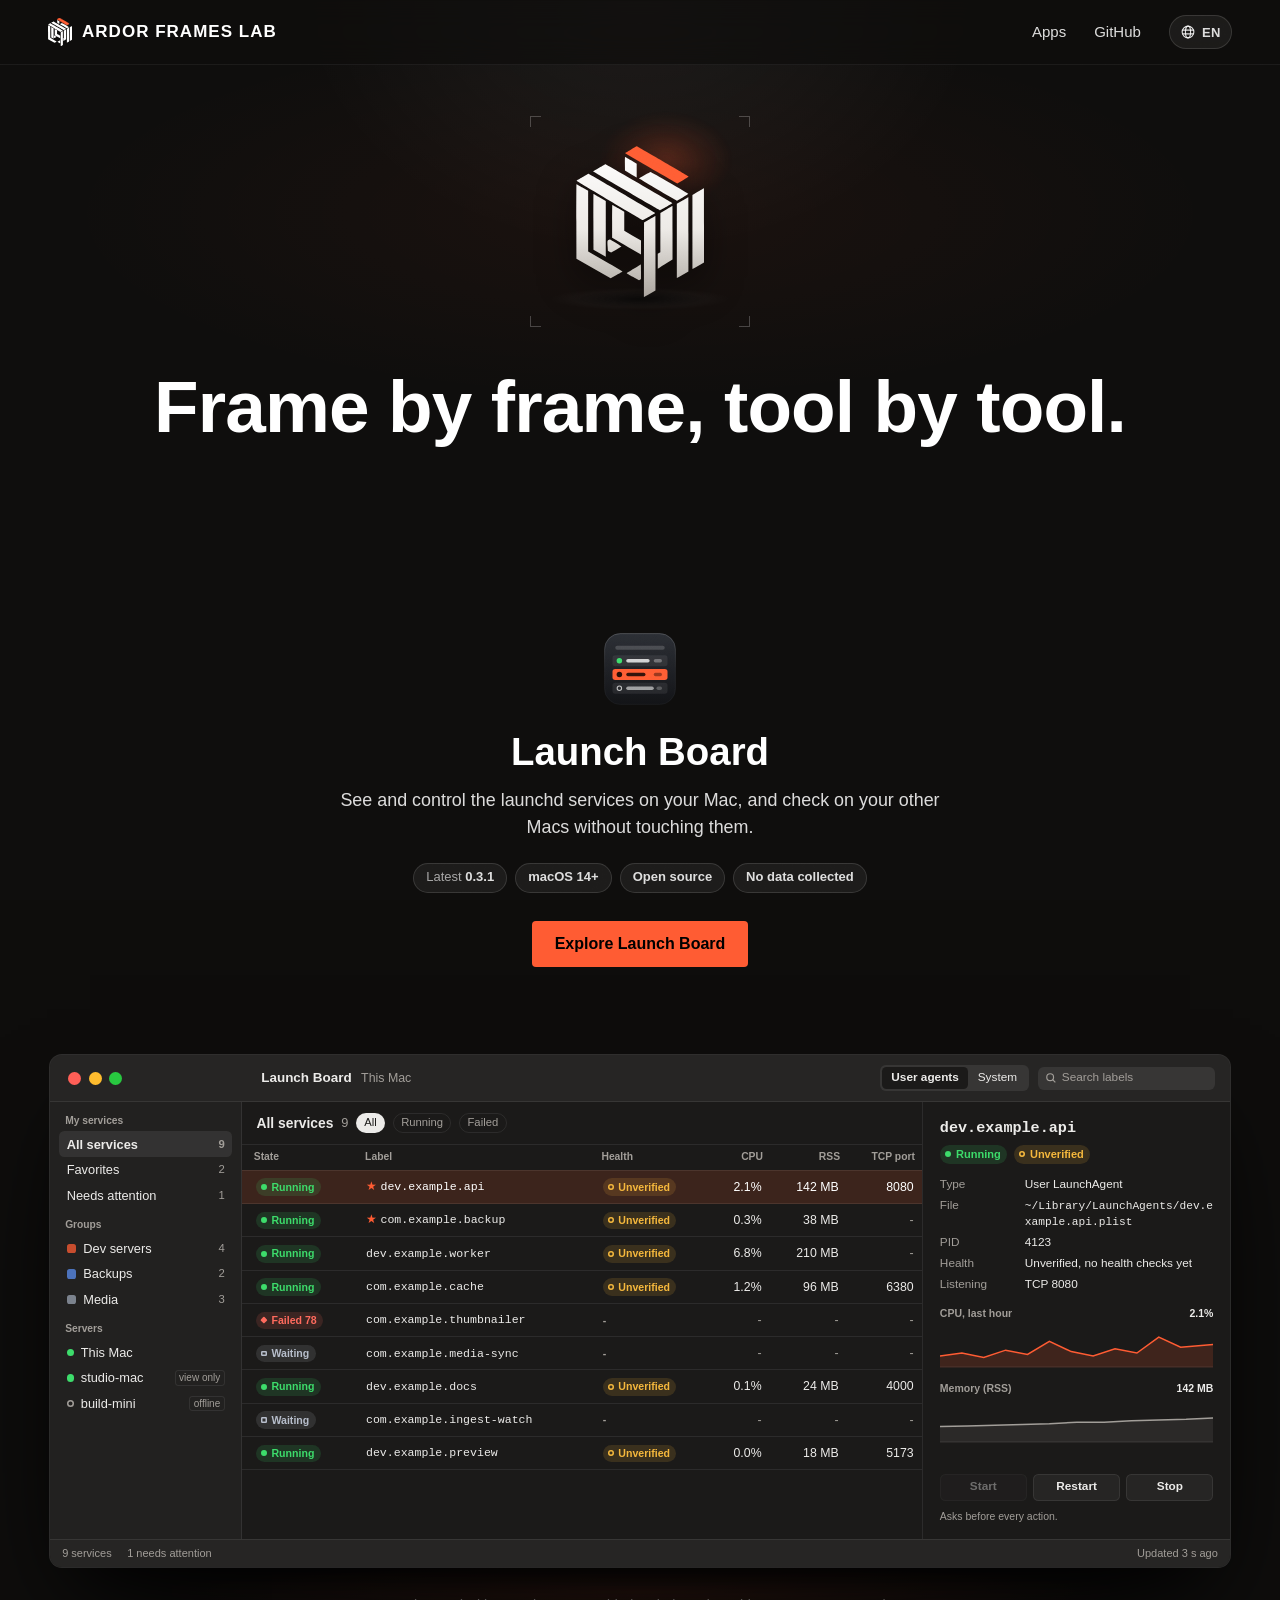
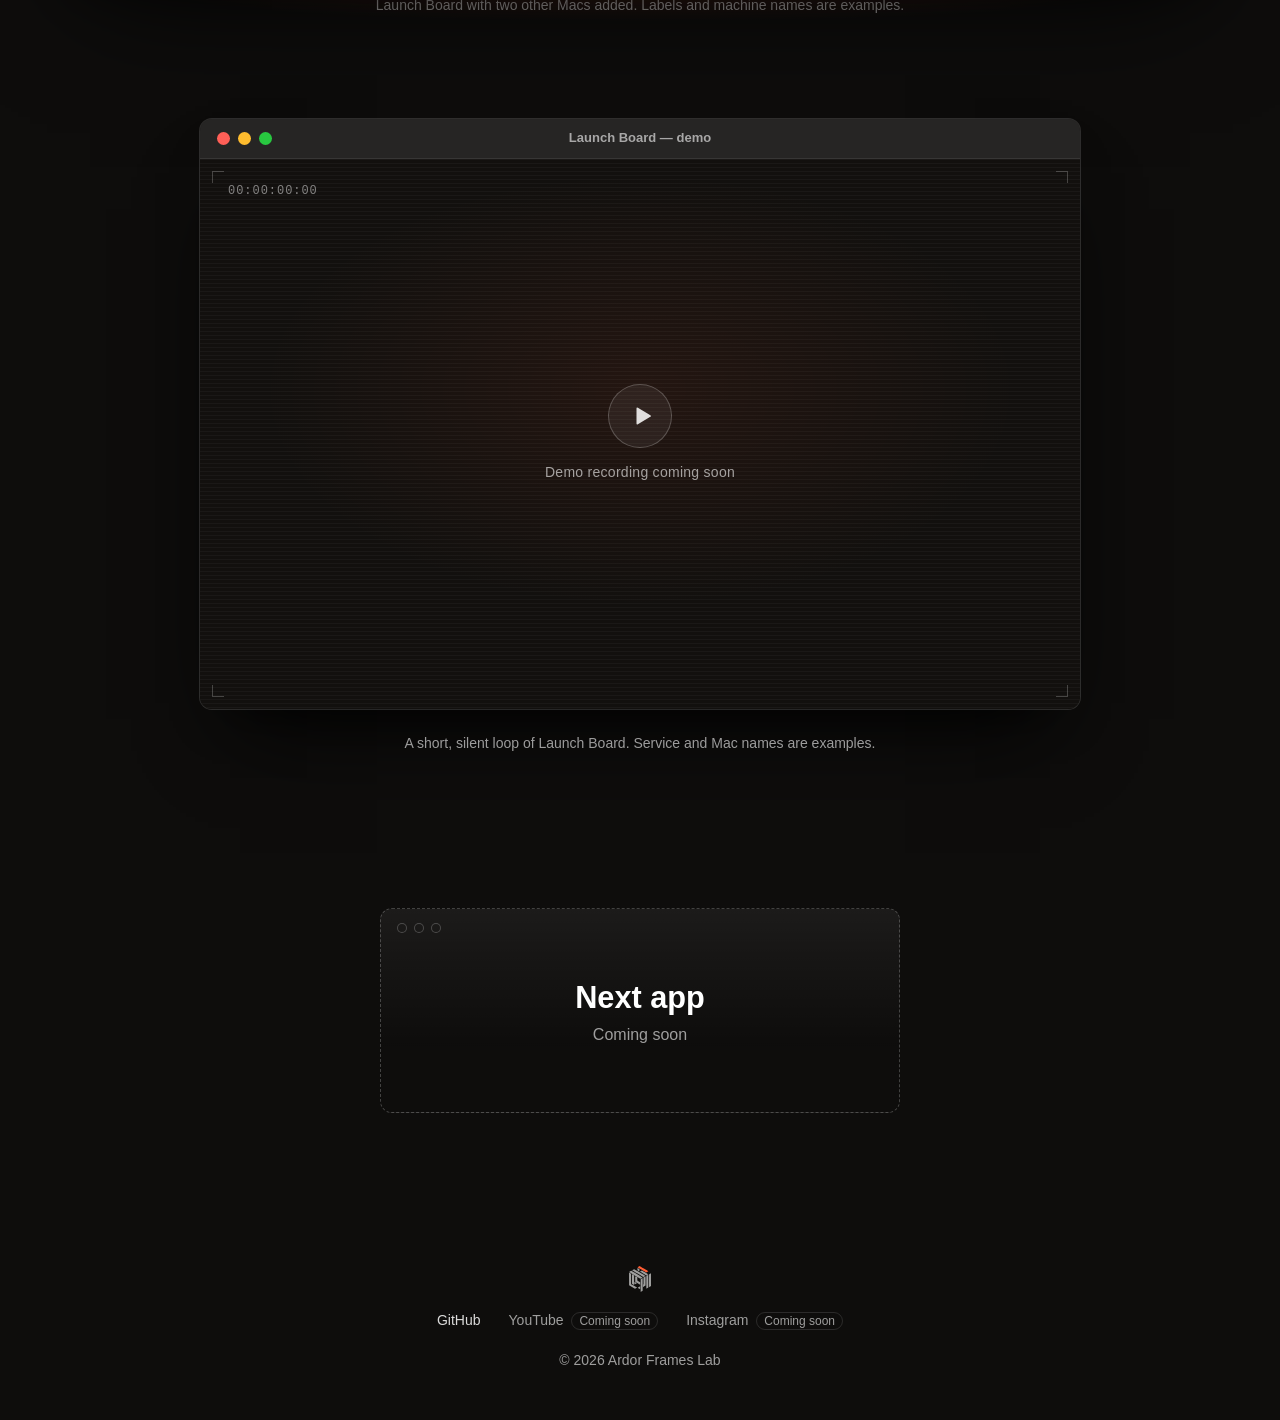
<file: index.html>
<!doctype html>
<html lang="en">
<head>
<meta charset="utf-8">
<meta name="robots" content="noindex, nofollow">
<meta name="viewport" content="width=device-width, initial-scale=1">
<title>Ardor Frames Lab</title>
<meta name="description" content="Mac tools made by directing AI.">
<meta name="color-scheme" content="dark">
<link rel="canonical" href="https://lab.ardorframes.com/">
<link rel="alternate" hreflang="en" href="https://lab.ardorframes.com/">
<link rel="alternate" hreflang="ko" href="https://lab.ardorframes.com/ko/">
<link rel="alternate" hreflang="x-default" href="https://lab.ardorframes.com/">
<link rel="icon" href="/assets/brand/ardor-frames-lab-cube-orange-sm.svg" type="image/svg+xml">
<link rel="stylesheet" href="/assets/css/tokens.css">
<link rel="stylesheet" href="/assets/css/base.css">
<link rel="stylesheet" href="/assets/css/home.css">
<script src="/assets/js/lang.js"></script>
<script src="/assets/js/home.js" defer></script>
</head>
<body>
<a class="skip-link" href="#main">Skip to content</a>

<header class="site-header">
  <div class="wrap">
    <a class="brand" href="/" aria-label="Ardor Frames Lab home">
      <svg class="brand-mark" viewBox="0 0 443 523" aria-hidden="true" focusable="false"><use href="#cube"/></svg>
      <span class="brand-word" aria-hidden="true">ARDOR FRAMES LAB</span>
    </a>
    <nav class="site-nav" aria-label="Main">
      <a href="#apps">Apps</a>
      <a data-nav="github" href="https://github.com/ardorframes-lab">GitHub</a>
    </nav>
    <div class="lang" data-lang-switch>
      <button class="lang-button" type="button" aria-label="Language / 언어" aria-haspopup="menu" aria-expanded="false" aria-controls="lang-menu">
        <svg viewBox="0 0 20 20" aria-hidden="true" focusable="false" fill="none" stroke="currentColor" stroke-width="1.4"><circle cx="10" cy="10" r="7.3"/><ellipse cx="10" cy="10" rx="3.2" ry="7.3"/><path d="M2.9 7.6h14.2M2.9 12.4h14.2"/></svg><span class="lang-code" aria-hidden="true">EN</span>
      </button>
      <ul class="lang-menu" id="lang-menu" role="menu" aria-label="Language / 언어" hidden>
        <li role="none"><a role="menuitemradio" aria-checked="true" data-lang="en" lang="en" hreflang="en" href="/">English <svg class="check" viewBox="0 0 14 14" aria-hidden="true" focusable="false" fill="none" stroke="currentColor" stroke-width="2"><path d="M2.5 7.4l3 3 6-6.6"/></svg></a></li>
        <li role="none"><a role="menuitemradio" aria-checked="false" data-lang="ko" lang="ko" hreflang="ko" href="/ko/">한국어 <svg class="check" viewBox="0 0 14 14" aria-hidden="true" focusable="false" fill="none" stroke="currentColor" stroke-width="2"><path d="M2.5 7.4l3 3 6-6.6"/></svg></a></li>
      </ul>
    </div>
  </div>
</header>

<svg class="defs" aria-hidden="true" focusable="false" width="0" height="0">
  <defs>
    <linearGradient id="ink-light" gradientUnits="userSpaceOnUse" x1="0" y1="5230" x2="0" y2="0">
      <stop offset="0" stop-color="#FFFFFF"/>
      <stop offset=".55" stop-color="#EDEAE6"/>
      <stop offset="1" stop-color="#A9A39C"/>
    </linearGradient>
    <g id="cube" transform="translate(0,523) scale(.1,-.1)">
      <path class="band-top" d="M1895 5104 c-110 -64 -201 -117 -203 -118 -1 -2 1539 -898 1783 -1037 l30 -17 198 116 c108 64 197 122 196 127 -1 9 -1783 1045 -1797 1045 -4 0 -97 -53 -207 -116z"/>
      <g class="cube-ink">
        <path d="M1692 4614 l3 -236 170 -100 c94 -55 185 -109 203 -120 l32 -20 0 240 0 240 -196 116 c-108 64 -200 116 -205 116 -6 0 -8 -97 -7 -236z"/>
        <path d="M803 4478 c-117 -67 -210 -125 -205 -129 19 -17 2308 -1342 2317 -1342 15 1 430 239 430 247 0 8 -2312 1346 -2323 1346 -4 0 -103 -55 -219 -122z"/>
        <path d="M2380 4224 c-102 -58 -191 -109 -198 -113 -10 -6 755 -460 1283 -762 l30 -17 198 116 c108 64 197 122 196 127 -1 13 -1289 755 -1309 754 -8 0 -98 -47 -200 -105z"/>
        <path d="M230 4154 c-107 -63 -201 -119 -208 -123 -12 -7 2270 -1365 2293 -1364 15 1 425 237 428 246 2 8 -2297 1357 -2311 1357 -4 0 -95 -52 -202 -116z"/>
        <path d="M12 2619 l3 -1291 592 -339 592 -339 203 116 c112 64 206 120 211 123 4 4 -262 160 -592 347 l-600 339 -1 1051 0 1051 -199 117 c-110 64 -202 116 -205 116 -3 0 -5 -581 -4 -1291z"/>
        <path d="M4228 3654 l-198 -116 0 -1284 0 -1284 53 30 c28 17 118 67 199 113 l148 82 0 1288 c0 708 -1 1287 -2 1287 -2 0 -92 -52 -200 -116z"/>
        <path d="M602 2605 l3 -966 213 -119 212 -119 0 963 0 963 -210 122 c-115 66 -212 121 -215 121 -3 0 -4 -434 -3 -965z"/>
        <path d="M3688 3344 l-198 -116 0 -1284 0 -1284 53 30 c28 17 118 67 199 113 l148 82 0 1288 c0 708 -1 1287 -2 1287 -2 0 -92 -52 -200 -116z"/>
        <path d="M1250 2621 l0 -569 78 -45 c42 -25 267 -155 500 -290 l422 -245 0 242 0 243 -290 169 -290 169 0 331 0 332 -204 116 c-112 64 -207 116 -210 116 -3 0 -6 -256 -6 -569z"/>
        <path d="M3128 3032 l-207 -117 -1 -680 0 -680 -45 -28 -45 -29 0 -259 0 -260 58 39 c31 21 146 94 255 161 l197 123 0 924 c0 508 -1 924 -2 924 -2 0 -96 -53 -210 -118z"/>
        <path d="M2550 2697 l-195 -113 -3 -1292 -2 -1292 52 30 c29 17 119 67 200 113 l148 82 0 1293 c0 710 -1 1292 -2 1292 -2 -1 -91 -51 -198 -113z"/>
        <path d="M1123 1980 c-38 -23 -39 -32 -27 -257 l7 -120 56 -31 56 -31 175 100 c96 55 179 104 184 109 8 8 -368 238 -403 247 -9 2 -31 -6 -48 -17z"/>
        <path d="M1997 980 c-131 -81 -241 -150 -243 -153 -3 -2 92 -59 211 -125 l216 -121 34 22 35 22 0 253 c0 138 -3 252 -7 252 -5 -1 -115 -68 -246 -150z"/>
      </g>
    </g>
  </defs>
</svg>

<main id="main">
  <section class="hero" aria-labelledby="hero-title">
    <div class="stage">
      <div class="viewfinder" aria-hidden="true"><i></i><i></i><i></i><i></i></div>
      <div class="monolith">
        <div class="halo" aria-hidden="true"></div>
        <svg class="cube" style="--cube-ink: url(#ink-light)" viewBox="0 0 443 523" role="img" aria-label="Ardor Frames Lab cube"><use href="#cube"/></svg>
        <div class="floor" aria-hidden="true"></div>
      </div>
    </div>
    <h1 id="hero-title">Frame by frame, tool by tool.</h1>
  </section>

  <section class="app" id="apps" aria-labelledby="lb-title">
    <div class="app-intro">
      <img class="app-icon" src="/assets/brand/launch-board-icon.svg" width="88" height="88" alt="">
      <h2 id="lb-title">Launch Board</h2>
      <p class="app-line">See and control the launchd services on your Mac, and check on your other Macs without touching them.</p>
      <ul class="badges" aria-label="Release details">
        <li><span>Latest</span> 0.3.1</li>
        <li>macOS 14+</li>
        <li>Open source</li>
        <li>No data collected</li>
      </ul>
      <a class="btn" href="/launch-board/">Explore Launch Board</a>
    </div>

    <figure class="showcase">
      <div class="float">
        <div class="shot">
          <div class="window" aria-hidden="true">
            <div class="win-titlebar">
              <div class="traffic"><i></i><i></i><i></i></div>
              <div class="win-title">Launch Board <span>This Mac</span></div>
              <div class="win-tools">
                <div class="win-seg"><b>User agents</b><span>System</span></div>
                <div class="win-search"><svg viewBox="0 0 16 16" fill="none" stroke="currentColor" stroke-width="1.6"><circle cx="7" cy="7" r="4.6"/><path d="M10.4 10.4L14 14"/></svg>Search labels</div>
              </div>
            </div>
            <div class="win-body">
              <div class="win-side">
                <h4>My services</h4>
                <ul>
                  <li class="is-active">All services <em>9</em></li>
                  <li>Favorites <em>2</em></li>
                  <li>Needs attention <em>1</em></li>
                </ul>
                <h4>Groups</h4>
                <ul>
                  <li><span class="sw" style="background:#FF5C33"></span>Dev servers <em>4</em></li>
                  <li><span class="sw" style="background:#5B8DEF"></span>Backups <em>2</em></li>
                  <li><span class="sw" style="background:#9AA3B2"></span>Media <em>3</em></li>
                </ul>
                <h4>Servers</h4>
                <ul>
                  <li><span class="host"></span>This Mac</li>
                  <li><span class="host"></span>studio-mac <span class="ro">view only</span></li>
                  <li><span class="host is-off"></span>build-mini <span class="ro">offline</span></li>
                </ul>
              </div>
              <div class="win-main">
                <div class="win-main-head">
                  <strong>All services</strong><span>9</span>
                  <span class="chip is-on">All</span><span class="chip">Running</span><span class="chip">Failed</span>
                </div>
                <table class="svc">
                  <thead><tr><th>State</th><th>Label</th><th>Health</th><th class="num">CPU</th><th class="num col-wide">RSS</th><th class="num col-wide">TCP port</th></tr></thead>
                  <tbody>
<tr class="is-selected"><td><span class="badge run">Running</span></td><td class="label"><span class="star">★</span>dev.example.api</td><td><span class="badge unk">Unverified</span></td><td class="num">2.1%</td><td class="num col-wide">142 MB</td><td class="num col-wide">8080</td></tr>
<tr><td><span class="badge run">Running</span></td><td class="label"><span class="star">★</span>com.example.backup</td><td><span class="badge unk">Unverified</span></td><td class="num">0.3%</td><td class="num col-wide">38 MB</td><td class="num col-wide dim">-</td></tr>
<tr><td><span class="badge run">Running</span></td><td class="label">dev.example.worker</td><td><span class="badge unk">Unverified</span></td><td class="num">6.8%</td><td class="num col-wide">210 MB</td><td class="num col-wide dim">-</td></tr>
<tr><td><span class="badge run">Running</span></td><td class="label">com.example.cache</td><td><span class="badge unk">Unverified</span></td><td class="num">1.2%</td><td class="num col-wide">96 MB</td><td class="num col-wide">6380</td></tr>
<tr><td><span class="badge fail">Failed 78</span></td><td class="label">com.example.thumbnailer</td><td><span class="badge na">-</span></td><td class="num dim">-</td><td class="num col-wide dim">-</td><td class="num col-wide dim">-</td></tr>
<tr><td><span class="badge wait">Waiting</span></td><td class="label">com.example.media-sync</td><td><span class="badge na">-</span></td><td class="num dim">-</td><td class="num col-wide dim">-</td><td class="num col-wide dim">-</td></tr>
<tr><td><span class="badge run">Running</span></td><td class="label">dev.example.docs</td><td><span class="badge unk">Unverified</span></td><td class="num">0.1%</td><td class="num col-wide">24 MB</td><td class="num col-wide">4000</td></tr>
<tr><td><span class="badge wait">Waiting</span></td><td class="label">com.example.ingest-watch</td><td><span class="badge na">-</span></td><td class="num dim">-</td><td class="num col-wide dim">-</td><td class="num col-wide dim">-</td></tr>
<tr><td><span class="badge run">Running</span></td><td class="label">dev.example.preview</td><td><span class="badge unk">Unverified</span></td><td class="num">0.0%</td><td class="num col-wide">18 MB</td><td class="num col-wide">5173</td></tr>
                  </tbody>
                </table>
              </div>
              <div class="win-detail">
                <div>
                  <div class="d-label">dev.example.api</div>
                  <div class="d-badges"><span class="badge run">Running</span><span class="badge unk">Unverified</span></div>
                </div>
                <dl>
                  <dt>Type</dt><dd>User LaunchAgent</dd>
                  <dt>File</dt><dd><code>~/Library/LaunchAgents/dev.example.api.plist</code></dd>
                  <dt>PID</dt><dd>4123</dd>
                  <dt>Health</dt><dd>Unverified, no health checks yet</dd>
                  <dt>Listening</dt><dd>TCP 8080</dd>
                </dl>
                <div class="d-graph">
                  <h5>CPU, last hour <b>2.1%</b></h5>
                  <svg viewBox="0 0 100 30" preserveAspectRatio="none"><line class="base" x1="0" y1="29.5" x2="100" y2="29.5"/><polygon class="area" points="0,30 0,22 8,20 16,23 24,18 32,21 40,12 48,19 56,22 64,17 72,20 80,9 88,16 100,14 100,30"/><polyline class="line" points="0,22 8,20 16,23 24,18 32,21 40,12 48,19 56,22 64,17 72,20 80,9 88,16 100,14"/></svg>
                </div>
                <div class="d-graph">
                  <h5>Memory (RSS) <b>142 MB</b></h5>
                  <svg viewBox="0 0 100 30" preserveAspectRatio="none"><line class="base" x1="0" y1="29.5" x2="100" y2="29.5"/><polygon class="area alt" points="0,30 0,19 10,18.5 20,18 30,17.5 40,17 50,16 60,16 70,15 80,14.5 90,14 100,13 100,30"/><polyline class="line alt" points="0,19 10,18.5 20,18 30,17.5 40,17 50,16 60,16 70,15 80,14.5 90,14 100,13"/></svg>
                </div>
                <div class="d-actions"><span class="is-dim">Start</span><span>Restart</span><span>Stop</span></div>
                <p class="d-note">Asks before every action.</p>
              </div>
            </div>
            <div class="win-status"><span>9 services</span><span>1 needs attention</span><span>Updated 3 s ago</span></div>
          </div>
        </div>
      </div>
      <figcaption>Launch Board with two other Macs added. Labels and machine names are examples.</figcaption>
      <p class="visually-hidden">The window lists nine example services with their state, health, CPU, memory and TCP port. The selected service, dev.example.api, shows its plist file, PID, listening port, CPU and memory history, and Start, Restart and Stop buttons.</p>
    </figure>

    <figure class="demo" id="demo" data-demo data-label-pause="Pause demo" data-label-play="Play demo">
      <div class="demo-window">
        <div class="demo-bar">
          <div class="traffic" aria-hidden="true"><i></i><i></i><i></i></div>
          <div class="demo-title">Launch Board — demo</div>
        </div>
        <div class="demo-screen">
          <video muted loop playsinline preload="none" poster="" data-poster=""
                 aria-label="Launch Board demo recording: browse services, filter by state, switch to another Mac">
            <source data-src="" type="video/webm; codecs=vp9">
            <source data-src="" type="video/mp4">
          </video>
          <div class="demo-placeholder">
            <span class="demo-tc" aria-hidden="true">00:00:00:00</span>
            <span class="demo-corners" aria-hidden="true"><i></i><i></i><i></i><i></i></span>
            <span class="demo-play" aria-hidden="true"><svg viewBox="0 0 24 24"><path d="M6 3.8v16.4a1 1 0 0 0 1.5.86l13.6-8.2a1 1 0 0 0 0-1.72L7.5 2.94A1 1 0 0 0 6 3.8Z"/></svg></span>
            <span class="demo-cap">Demo recording coming soon</span>
          </div>
          <button class="demo-toggle" type="button" aria-label="Pause demo">
            <svg class="i-pause" viewBox="0 0 24 24" aria-hidden="true"><path d="M6 4h4v16H6zM14 4h4v16h-4z"/></svg>
            <svg class="i-play" viewBox="0 0 24 24" aria-hidden="true"><path d="M6 3.8v16.4a1 1 0 0 0 1.5.86l13.6-8.2a1 1 0 0 0 0-1.72L7.5 2.94A1 1 0 0 0 6 3.8Z"/></svg>
          </button>
        </div>
      </div>
      <figcaption>A short, silent loop of Launch Board. Service and Mac names are examples.</figcaption>
    </figure>
  </section>

  <section class="next" aria-labelledby="next-title">
    <div class="ghost">
      <div class="ghost-bar" aria-hidden="true"><i></i><i></i><i></i></div>
      <h2 id="next-title">Next app</h2>
      <p>Coming soon</p>
    </div>
  </section>
</main>

<footer class="site-footer">
  <svg class="footer-mark" viewBox="0 0 443 523" aria-hidden="true" focusable="false"><use href="#cube"/></svg>
  <ul class="footer-links">
    <li><a href="https://github.com/ardorframes-lab">GitHub</a></li>
    <li><span class="soon">YouTube <small>Coming soon</small></span></li>
    <li><span class="soon">Instagram <small>Coming soon</small></span></li>
  </ul>
  <p class="copy">© 2026 Ardor Frames Lab</p>
</footer>
</body>
</html>
</file>
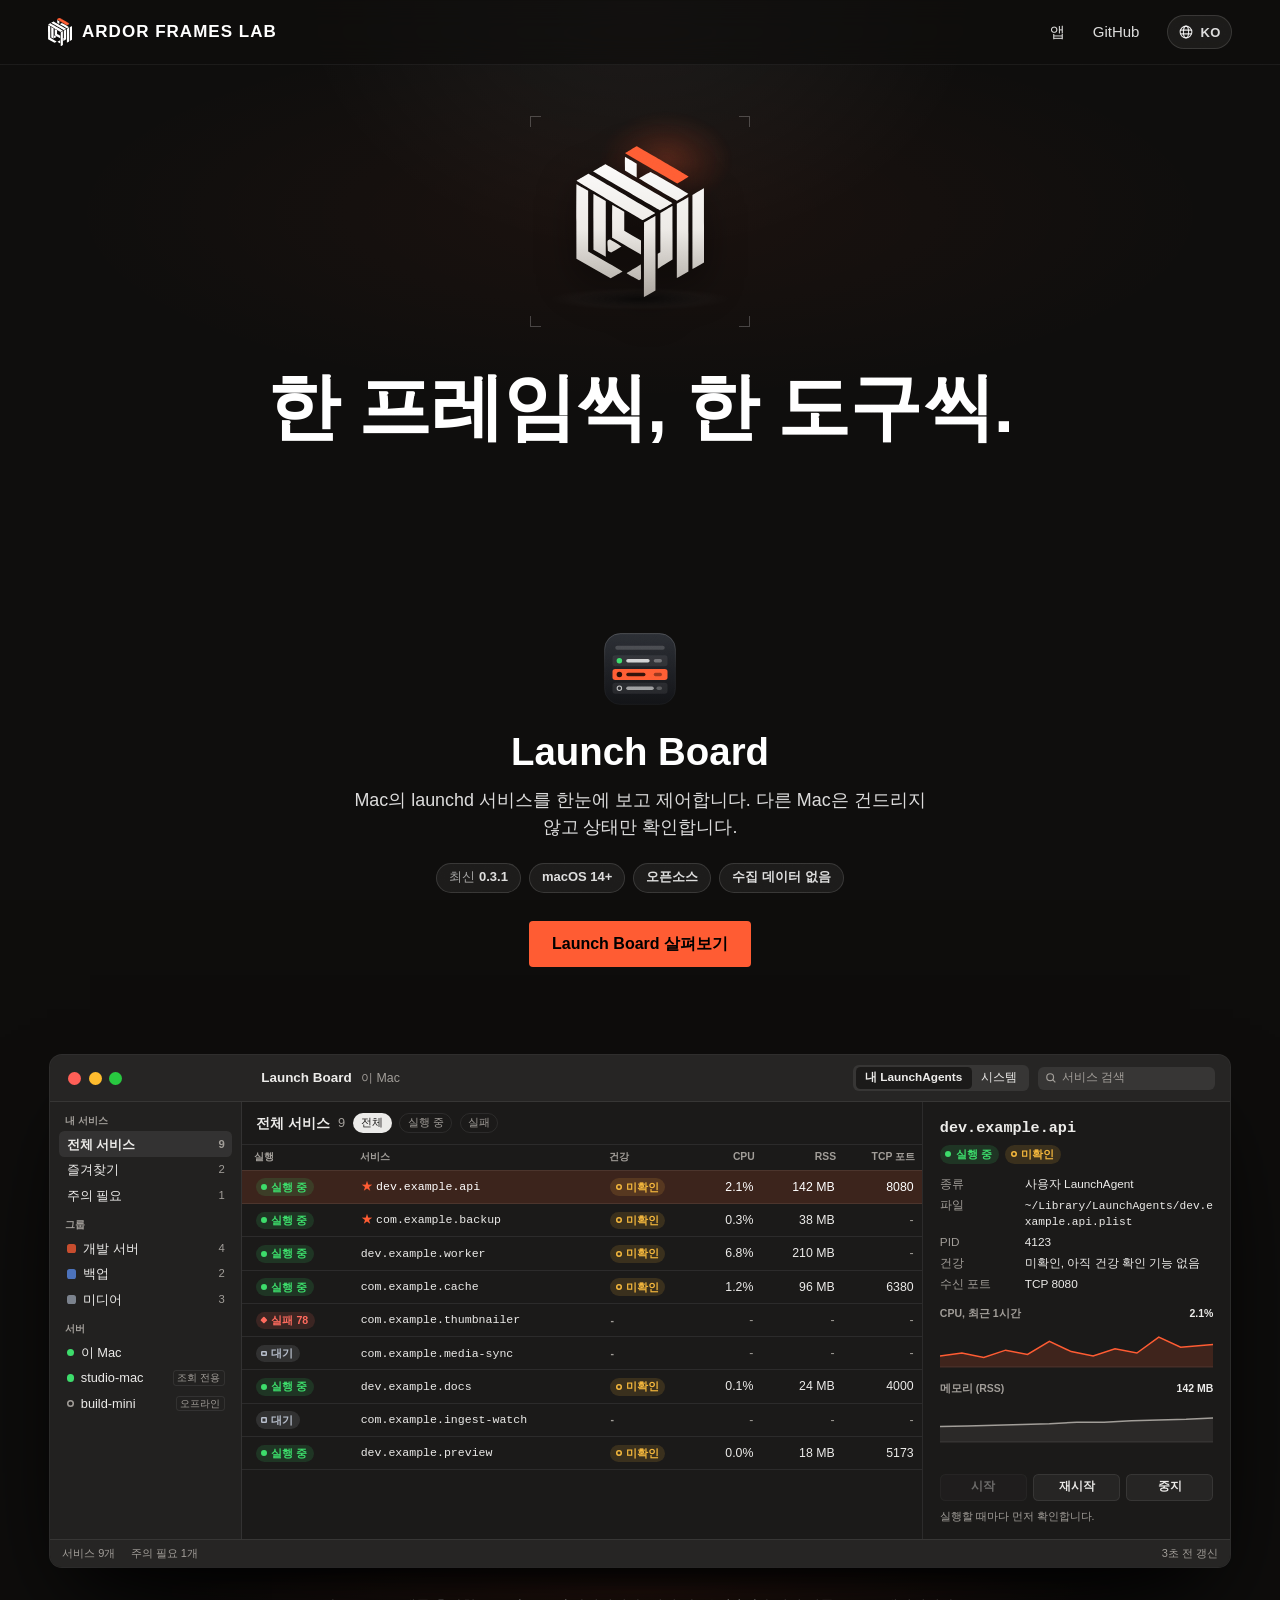
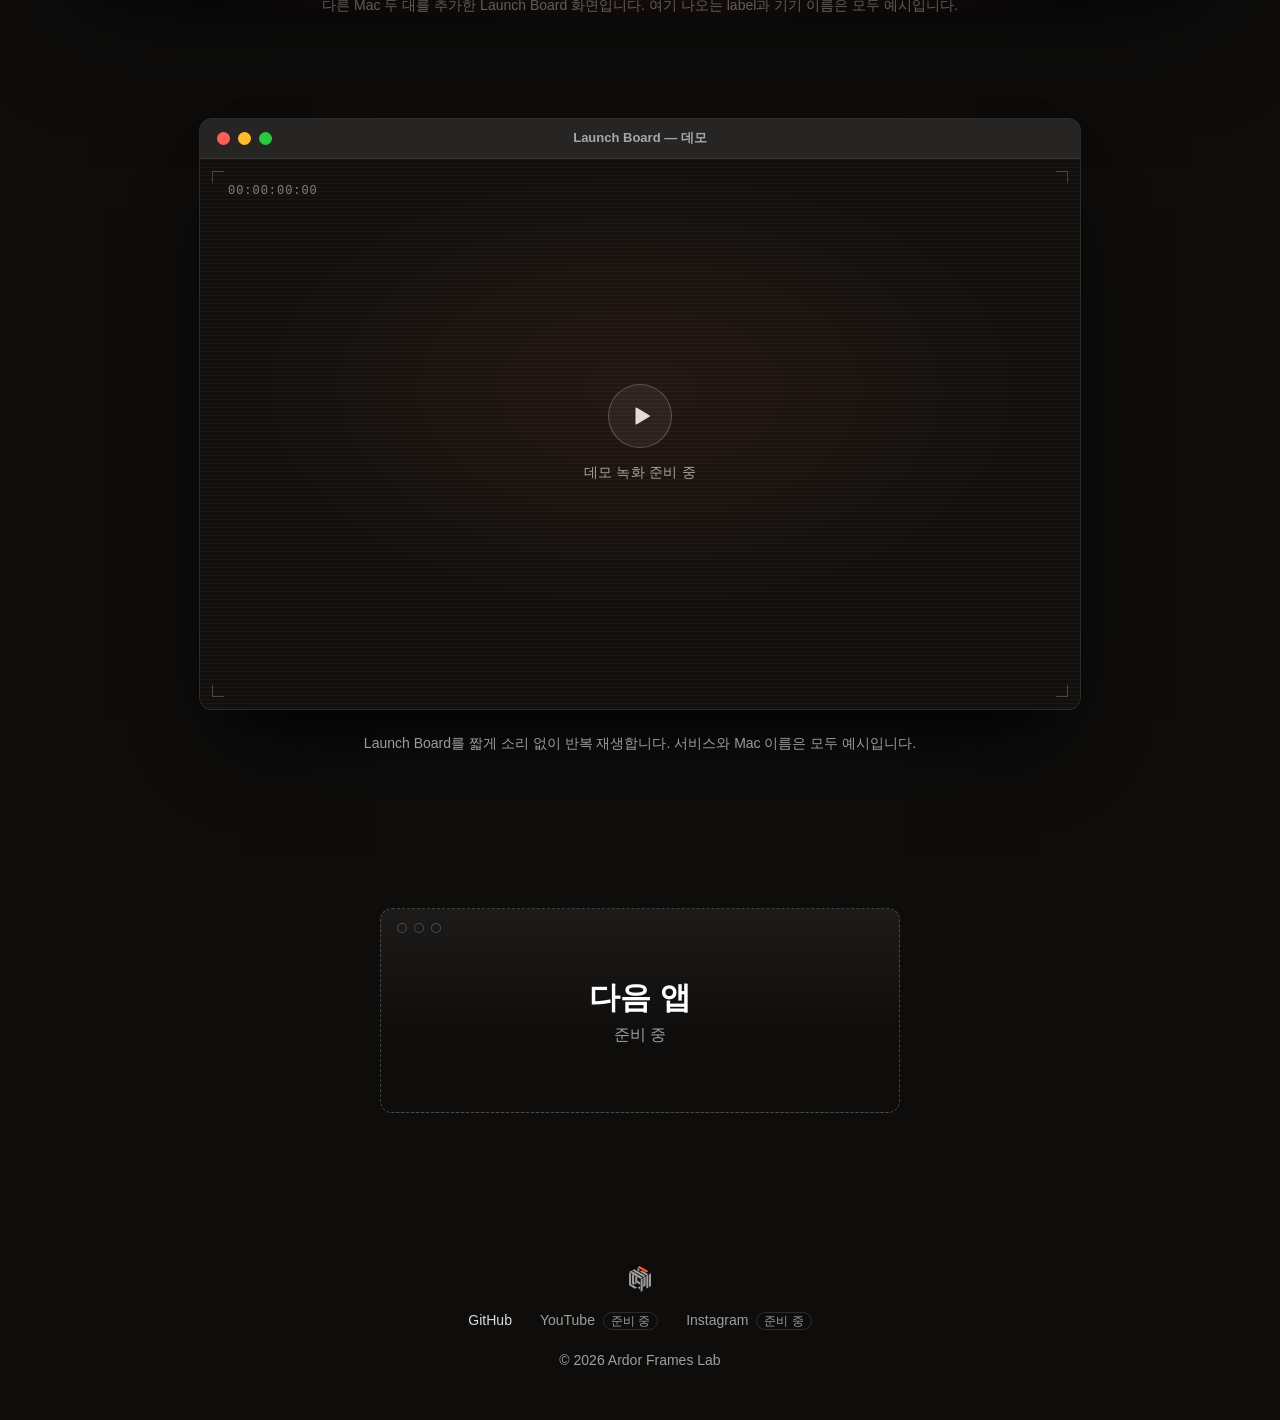
<file: ko/index.html>
<!doctype html>
<html lang="ko">
<head>
<meta charset="utf-8">
<meta name="robots" content="noindex, nofollow">
<meta name="viewport" content="width=device-width, initial-scale=1">
<title>Ardor Frames Lab</title>
<meta name="description" content="AI를 디렉팅해 만든 Mac 도구.">
<meta name="color-scheme" content="dark">
<link rel="canonical" href="https://lab.ardorframes.com/ko/">
<link rel="alternate" hreflang="en" href="https://lab.ardorframes.com/">
<link rel="alternate" hreflang="ko" href="https://lab.ardorframes.com/ko/">
<link rel="alternate" hreflang="x-default" href="https://lab.ardorframes.com/">
<link rel="icon" href="/assets/brand/ardor-frames-lab-cube-orange-sm.svg" type="image/svg+xml">
<link rel="stylesheet" href="/assets/css/tokens.css">
<link rel="stylesheet" href="/assets/css/base.css">
<link rel="stylesheet" href="/assets/css/home.css">
<script src="/assets/js/lang.js"></script>
<script src="/assets/js/home.js" defer></script>
</head>
<body>
<a class="skip-link" href="#main">본문으로 건너뛰기</a>

<header class="site-header">
  <div class="wrap">
    <a class="brand" href="/ko/" aria-label="Ardor Frames Lab 홈">
      <svg class="brand-mark" viewBox="0 0 443 523" aria-hidden="true" focusable="false"><use href="#cube"/></svg>
      <span class="brand-word" aria-hidden="true">ARDOR FRAMES LAB</span>
    </a>
    <nav class="site-nav" aria-label="주 메뉴">
      <a href="#apps">앱</a>
      <a data-nav="github" href="https://github.com/ardorframes-lab">GitHub</a>
    </nav>
    <div class="lang" data-lang-switch>
      <button class="lang-button" type="button" aria-label="Language / 언어" aria-haspopup="menu" aria-expanded="false" aria-controls="lang-menu">
        <svg viewBox="0 0 20 20" aria-hidden="true" focusable="false" fill="none" stroke="currentColor" stroke-width="1.4"><circle cx="10" cy="10" r="7.3"/><ellipse cx="10" cy="10" rx="3.2" ry="7.3"/><path d="M2.9 7.6h14.2M2.9 12.4h14.2"/></svg><span class="lang-code" aria-hidden="true">KO</span>
      </button>
      <ul class="lang-menu" id="lang-menu" role="menu" aria-label="Language / 언어" hidden>
        <li role="none"><a role="menuitemradio" aria-checked="false" data-lang="en" lang="en" hreflang="en" href="/">English <svg class="check" viewBox="0 0 14 14" aria-hidden="true" focusable="false" fill="none" stroke="currentColor" stroke-width="2"><path d="M2.5 7.4l3 3 6-6.6"/></svg></a></li>
        <li role="none"><a role="menuitemradio" aria-checked="true" data-lang="ko" lang="ko" hreflang="ko" href="/ko/">한국어 <svg class="check" viewBox="0 0 14 14" aria-hidden="true" focusable="false" fill="none" stroke="currentColor" stroke-width="2"><path d="M2.5 7.4l3 3 6-6.6"/></svg></a></li>
      </ul>
    </div>
  </div>
</header>

<svg class="defs" aria-hidden="true" focusable="false" width="0" height="0">
  <defs>
    <linearGradient id="ink-light" gradientUnits="userSpaceOnUse" x1="0" y1="5230" x2="0" y2="0">
      <stop offset="0" stop-color="#FFFFFF"/>
      <stop offset=".55" stop-color="#EDEAE6"/>
      <stop offset="1" stop-color="#A9A39C"/>
    </linearGradient>
    <g id="cube" transform="translate(0,523) scale(.1,-.1)">
      <path class="band-top" d="M1895 5104 c-110 -64 -201 -117 -203 -118 -1 -2 1539 -898 1783 -1037 l30 -17 198 116 c108 64 197 122 196 127 -1 9 -1783 1045 -1797 1045 -4 0 -97 -53 -207 -116z"/>
      <g class="cube-ink">
        <path d="M1692 4614 l3 -236 170 -100 c94 -55 185 -109 203 -120 l32 -20 0 240 0 240 -196 116 c-108 64 -200 116 -205 116 -6 0 -8 -97 -7 -236z"/>
        <path d="M803 4478 c-117 -67 -210 -125 -205 -129 19 -17 2308 -1342 2317 -1342 15 1 430 239 430 247 0 8 -2312 1346 -2323 1346 -4 0 -103 -55 -219 -122z"/>
        <path d="M2380 4224 c-102 -58 -191 -109 -198 -113 -10 -6 755 -460 1283 -762 l30 -17 198 116 c108 64 197 122 196 127 -1 13 -1289 755 -1309 754 -8 0 -98 -47 -200 -105z"/>
        <path d="M230 4154 c-107 -63 -201 -119 -208 -123 -12 -7 2270 -1365 2293 -1364 15 1 425 237 428 246 2 8 -2297 1357 -2311 1357 -4 0 -95 -52 -202 -116z"/>
        <path d="M12 2619 l3 -1291 592 -339 592 -339 203 116 c112 64 206 120 211 123 4 4 -262 160 -592 347 l-600 339 -1 1051 0 1051 -199 117 c-110 64 -202 116 -205 116 -3 0 -5 -581 -4 -1291z"/>
        <path d="M4228 3654 l-198 -116 0 -1284 0 -1284 53 30 c28 17 118 67 199 113 l148 82 0 1288 c0 708 -1 1287 -2 1287 -2 0 -92 -52 -200 -116z"/>
        <path d="M602 2605 l3 -966 213 -119 212 -119 0 963 0 963 -210 122 c-115 66 -212 121 -215 121 -3 0 -4 -434 -3 -965z"/>
        <path d="M3688 3344 l-198 -116 0 -1284 0 -1284 53 30 c28 17 118 67 199 113 l148 82 0 1288 c0 708 -1 1287 -2 1287 -2 0 -92 -52 -200 -116z"/>
        <path d="M1250 2621 l0 -569 78 -45 c42 -25 267 -155 500 -290 l422 -245 0 242 0 243 -290 169 -290 169 0 331 0 332 -204 116 c-112 64 -207 116 -210 116 -3 0 -6 -256 -6 -569z"/>
        <path d="M3128 3032 l-207 -117 -1 -680 0 -680 -45 -28 -45 -29 0 -259 0 -260 58 39 c31 21 146 94 255 161 l197 123 0 924 c0 508 -1 924 -2 924 -2 0 -96 -53 -210 -118z"/>
        <path d="M2550 2697 l-195 -113 -3 -1292 -2 -1292 52 30 c29 17 119 67 200 113 l148 82 0 1293 c0 710 -1 1292 -2 1292 -2 -1 -91 -51 -198 -113z"/>
        <path d="M1123 1980 c-38 -23 -39 -32 -27 -257 l7 -120 56 -31 56 -31 175 100 c96 55 179 104 184 109 8 8 -368 238 -403 247 -9 2 -31 -6 -48 -17z"/>
        <path d="M1997 980 c-131 -81 -241 -150 -243 -153 -3 -2 92 -59 211 -125 l216 -121 34 22 35 22 0 253 c0 138 -3 252 -7 252 -5 -1 -115 -68 -246 -150z"/>
      </g>
    </g>
  </defs>
</svg>

<main id="main">
  <section class="hero" aria-labelledby="hero-title">
    <div class="stage">
      <div class="viewfinder" aria-hidden="true"><i></i><i></i><i></i><i></i></div>
      <div class="monolith">
        <div class="halo" aria-hidden="true"></div>
        <svg class="cube" style="--cube-ink: url(#ink-light)" viewBox="0 0 443 523" role="img" aria-label="Ardor Frames Lab 큐브"><use href="#cube"/></svg>
        <div class="floor" aria-hidden="true"></div>
      </div>
    </div>
    <h1 id="hero-title">한 프레임씩, 한 도구씩.</h1>
  </section>

  <section class="app" id="apps" aria-labelledby="lb-title">
    <div class="app-intro">
      <img class="app-icon" src="/assets/brand/launch-board-icon.svg" width="88" height="88" alt="">
      <h2 id="lb-title">Launch Board</h2>
      <p class="app-line">Mac의 launchd 서비스를 한눈에 보고 제어합니다. 다른 Mac은 건드리지 않고 상태만 확인합니다.</p>
      <ul class="badges" aria-label="릴리스 정보">
        <li><span>최신</span> 0.3.1</li>
        <li>macOS 14+</li>
        <li>오픈소스</li>
        <li>수집 데이터 없음</li>
      </ul>
      <a class="btn" href="/ko/launch-board/">Launch Board 살펴보기</a>
    </div>

    <figure class="showcase">
      <div class="float">
        <div class="shot">
          <div class="window" aria-hidden="true">
            <div class="win-titlebar">
              <div class="traffic"><i></i><i></i><i></i></div>
              <div class="win-title">Launch Board <span>이 Mac</span></div>
              <div class="win-tools">
                <div class="win-seg"><b>내 LaunchAgents</b><span>시스템</span></div>
                <div class="win-search"><svg viewBox="0 0 16 16" fill="none" stroke="currentColor" stroke-width="1.6"><circle cx="7" cy="7" r="4.6"/><path d="M10.4 10.4L14 14"/></svg>서비스 검색</div>
              </div>
            </div>
            <div class="win-body">
              <div class="win-side">
                <h4>내 서비스</h4>
                <ul>
                  <li class="is-active">전체 서비스 <em>9</em></li>
                  <li>즐겨찾기 <em>2</em></li>
                  <li>주의 필요 <em>1</em></li>
                </ul>
                <h4>그룹</h4>
                <ul>
                  <li><span class="sw" style="background:#FF5C33"></span>개발 서버 <em>4</em></li>
                  <li><span class="sw" style="background:#5B8DEF"></span>백업 <em>2</em></li>
                  <li><span class="sw" style="background:#9AA3B2"></span>미디어 <em>3</em></li>
                </ul>
                <h4>서버</h4>
                <ul>
                  <li><span class="host"></span>이 Mac</li>
                  <li><span class="host"></span>studio-mac <span class="ro">조회 전용</span></li>
                  <li><span class="host is-off"></span>build-mini <span class="ro">오프라인</span></li>
                </ul>
              </div>
              <div class="win-main">
                <div class="win-main-head">
                  <strong>전체 서비스</strong><span>9</span>
                  <span class="chip is-on">전체</span><span class="chip">실행 중</span><span class="chip">실패</span>
                </div>
                <table class="svc">
                  <thead><tr><th>실행</th><th>서비스</th><th>건강</th><th class="num">CPU</th><th class="num col-wide">RSS</th><th class="num col-wide">TCP 포트</th></tr></thead>
                  <tbody>
<tr class="is-selected"><td><span class="badge run">실행 중</span></td><td class="label"><span class="star">★</span>dev.example.api</td><td><span class="badge unk">미확인</span></td><td class="num">2.1%</td><td class="num col-wide">142 MB</td><td class="num col-wide">8080</td></tr>
<tr><td><span class="badge run">실행 중</span></td><td class="label"><span class="star">★</span>com.example.backup</td><td><span class="badge unk">미확인</span></td><td class="num">0.3%</td><td class="num col-wide">38 MB</td><td class="num col-wide dim">-</td></tr>
<tr><td><span class="badge run">실행 중</span></td><td class="label">dev.example.worker</td><td><span class="badge unk">미확인</span></td><td class="num">6.8%</td><td class="num col-wide">210 MB</td><td class="num col-wide dim">-</td></tr>
<tr><td><span class="badge run">실행 중</span></td><td class="label">com.example.cache</td><td><span class="badge unk">미확인</span></td><td class="num">1.2%</td><td class="num col-wide">96 MB</td><td class="num col-wide">6380</td></tr>
<tr><td><span class="badge fail">실패 78</span></td><td class="label">com.example.thumbnailer</td><td><span class="badge na">-</span></td><td class="num dim">-</td><td class="num col-wide dim">-</td><td class="num col-wide dim">-</td></tr>
<tr><td><span class="badge wait">대기</span></td><td class="label">com.example.media-sync</td><td><span class="badge na">-</span></td><td class="num dim">-</td><td class="num col-wide dim">-</td><td class="num col-wide dim">-</td></tr>
<tr><td><span class="badge run">실행 중</span></td><td class="label">dev.example.docs</td><td><span class="badge unk">미확인</span></td><td class="num">0.1%</td><td class="num col-wide">24 MB</td><td class="num col-wide">4000</td></tr>
<tr><td><span class="badge wait">대기</span></td><td class="label">com.example.ingest-watch</td><td><span class="badge na">-</span></td><td class="num dim">-</td><td class="num col-wide dim">-</td><td class="num col-wide dim">-</td></tr>
<tr><td><span class="badge run">실행 중</span></td><td class="label">dev.example.preview</td><td><span class="badge unk">미확인</span></td><td class="num">0.0%</td><td class="num col-wide">18 MB</td><td class="num col-wide">5173</td></tr>
                  </tbody>
                </table>
              </div>
              <div class="win-detail">
                <div>
                  <div class="d-label">dev.example.api</div>
                  <div class="d-badges"><span class="badge run">실행 중</span><span class="badge unk">미확인</span></div>
                </div>
                <dl>
                  <dt>종류</dt><dd>사용자 LaunchAgent</dd>
                  <dt>파일</dt><dd><code>~/Library/LaunchAgents/dev.example.api.plist</code></dd>
                  <dt>PID</dt><dd>4123</dd>
                  <dt>건강</dt><dd>미확인, 아직 건강 확인 기능 없음</dd>
                  <dt>수신 포트</dt><dd>TCP 8080</dd>
                </dl>
                <div class="d-graph">
                  <h5>CPU, 최근 1시간 <b>2.1%</b></h5>
                  <svg viewBox="0 0 100 30" preserveAspectRatio="none"><line class="base" x1="0" y1="29.5" x2="100" y2="29.5"/><polygon class="area" points="0,30 0,22 8,20 16,23 24,18 32,21 40,12 48,19 56,22 64,17 72,20 80,9 88,16 100,14 100,30"/><polyline class="line" points="0,22 8,20 16,23 24,18 32,21 40,12 48,19 56,22 64,17 72,20 80,9 88,16 100,14"/></svg>
                </div>
                <div class="d-graph">
                  <h5>메모리 (RSS) <b>142 MB</b></h5>
                  <svg viewBox="0 0 100 30" preserveAspectRatio="none"><line class="base" x1="0" y1="29.5" x2="100" y2="29.5"/><polygon class="area alt" points="0,30 0,19 10,18.5 20,18 30,17.5 40,17 50,16 60,16 70,15 80,14.5 90,14 100,13 100,30"/><polyline class="line alt" points="0,19 10,18.5 20,18 30,17.5 40,17 50,16 60,16 70,15 80,14.5 90,14 100,13"/></svg>
                </div>
                <div class="d-actions"><span class="is-dim">시작</span><span>재시작</span><span>중지</span></div>
                <p class="d-note">실행할 때마다 먼저 확인합니다.</p>
              </div>
            </div>
            <div class="win-status"><span>서비스 9개</span><span>주의 필요 1개</span><span>3초 전 갱신</span></div>
          </div>
        </div>
      </div>
      <figcaption>다른 Mac 두 대를 추가한 Launch Board 화면입니다. 여기 나오는 label과 기기 이름은 모두 예시입니다.</figcaption>
      <p class="visually-hidden">창에는 예시 서비스 9개가 실행 상태, 건강 상태, CPU, 메모리, TCP 포트와 함께 나열됩니다. 선택한 서비스 dev.example.api의 상세 패널에는 plist 파일, PID, 수신 포트, CPU와 메모리 이력, 시작·재시작·중지 버튼이 있습니다.</p>
    </figure>

    <figure class="demo" id="demo" data-demo data-label-pause="데모 일시정지" data-label-play="데모 재생">
      <div class="demo-window">
        <div class="demo-bar">
          <div class="traffic" aria-hidden="true"><i></i><i></i><i></i></div>
          <div class="demo-title">Launch Board — 데모</div>
        </div>
        <div class="demo-screen">
          <video muted loop playsinline preload="none" poster="" data-poster=""
                 aria-label="Launch Board 데모 녹화: 서비스 둘러보기, 상태별 필터, 다른 Mac으로 전환">
            <source data-src="" type="video/webm; codecs=vp9">
            <source data-src="" type="video/mp4">
          </video>
          <div class="demo-placeholder">
            <span class="demo-tc" aria-hidden="true">00:00:00:00</span>
            <span class="demo-corners" aria-hidden="true"><i></i><i></i><i></i><i></i></span>
            <span class="demo-play" aria-hidden="true"><svg viewBox="0 0 24 24"><path d="M6 3.8v16.4a1 1 0 0 0 1.5.86l13.6-8.2a1 1 0 0 0 0-1.72L7.5 2.94A1 1 0 0 0 6 3.8Z"/></svg></span>
            <span class="demo-cap">데모 녹화 준비 중</span>
          </div>
          <button class="demo-toggle" type="button" aria-label="데모 일시정지">
            <svg class="i-pause" viewBox="0 0 24 24" aria-hidden="true"><path d="M6 4h4v16H6zM14 4h4v16h-4z"/></svg>
            <svg class="i-play" viewBox="0 0 24 24" aria-hidden="true"><path d="M6 3.8v16.4a1 1 0 0 0 1.5.86l13.6-8.2a1 1 0 0 0 0-1.72L7.5 2.94A1 1 0 0 0 6 3.8Z"/></svg>
          </button>
        </div>
      </div>
      <figcaption>Launch Board를 짧게 소리 없이 반복 재생합니다. 서비스와 Mac 이름은 모두 예시입니다.</figcaption>
    </figure>
  </section>

  <section class="next" aria-labelledby="next-title">
    <div class="ghost">
      <div class="ghost-bar" aria-hidden="true"><i></i><i></i><i></i></div>
      <h2 id="next-title">다음 앱</h2>
      <p>준비 중</p>
    </div>
  </section>
</main>

<footer class="site-footer">
  <svg class="footer-mark" viewBox="0 0 443 523" aria-hidden="true" focusable="false"><use href="#cube"/></svg>
  <ul class="footer-links">
    <li><a href="https://github.com/ardorframes-lab">GitHub</a></li>
    <li><span class="soon">YouTube <small>준비 중</small></span></li>
    <li><span class="soon">Instagram <small>준비 중</small></span></li>
  </ul>
  <p class="copy">© 2026 Ardor Frames Lab</p>
</footer>
</body>
</html>
</file>
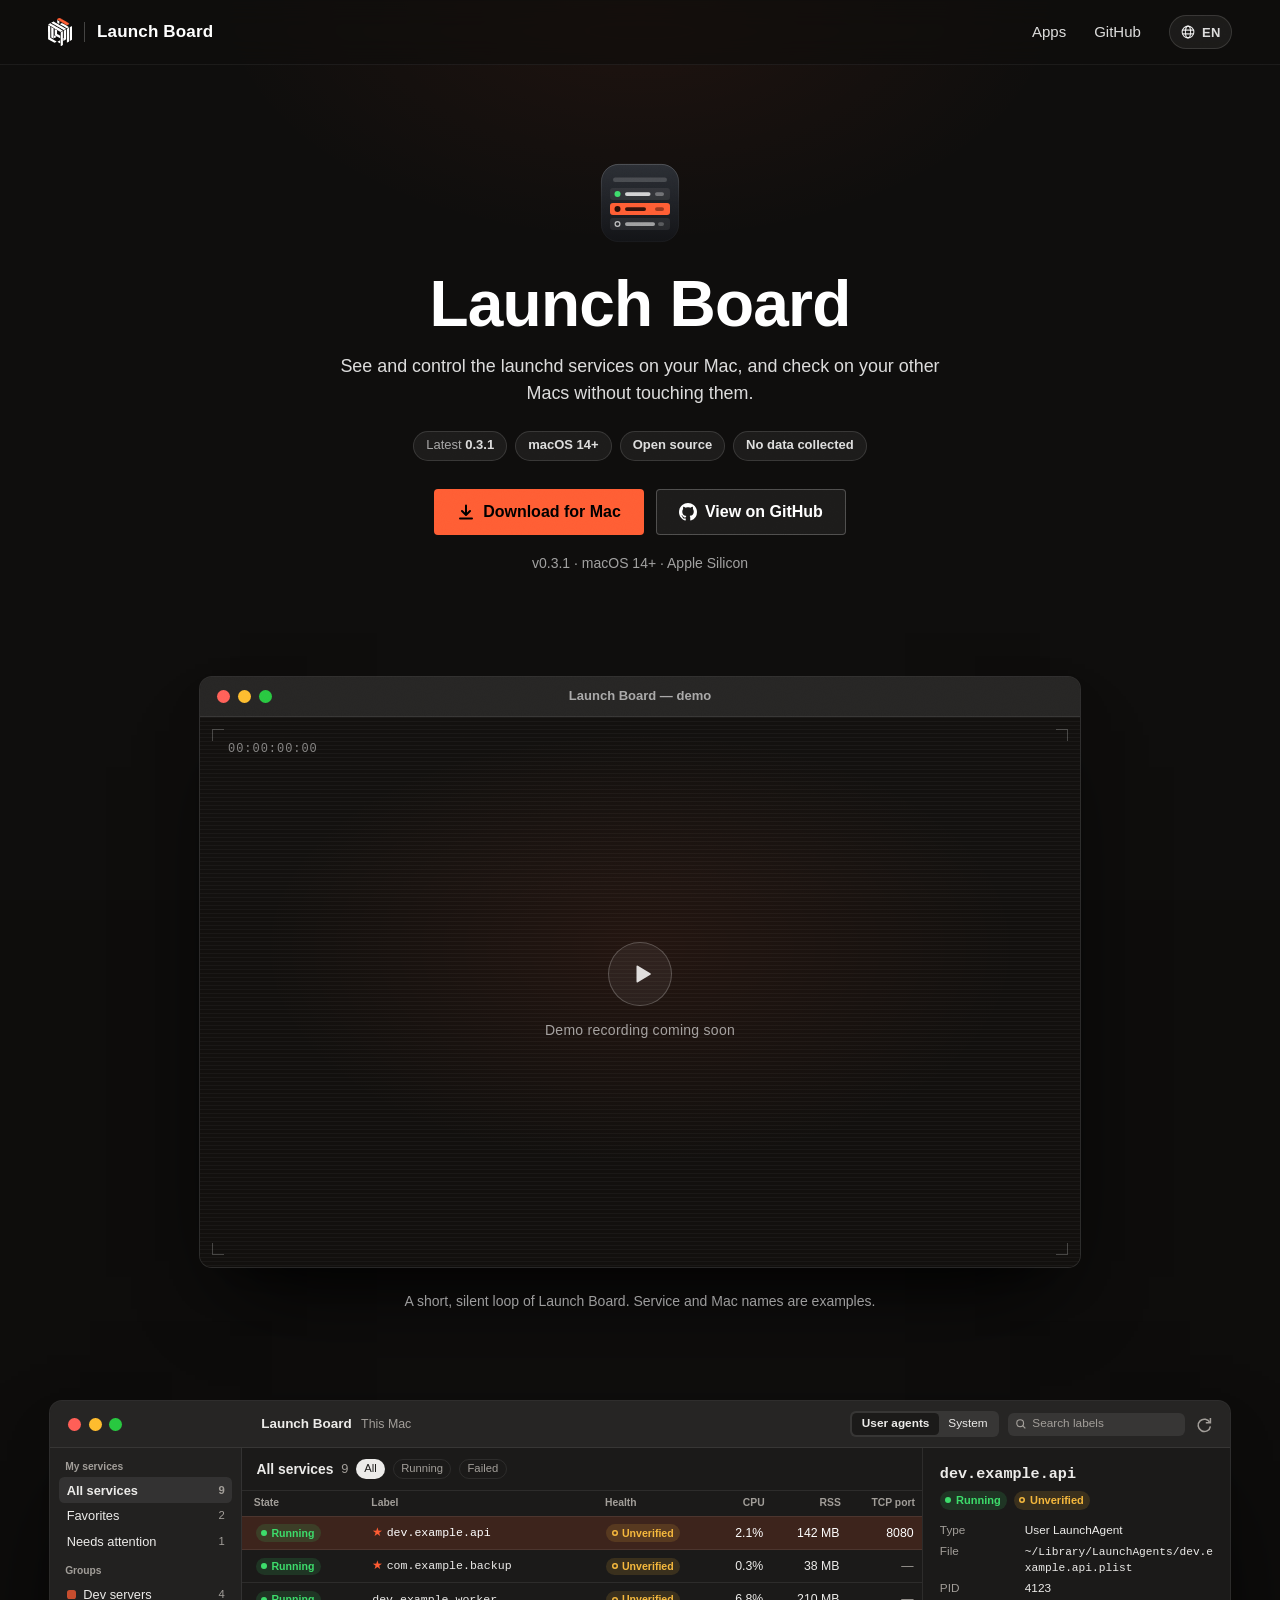
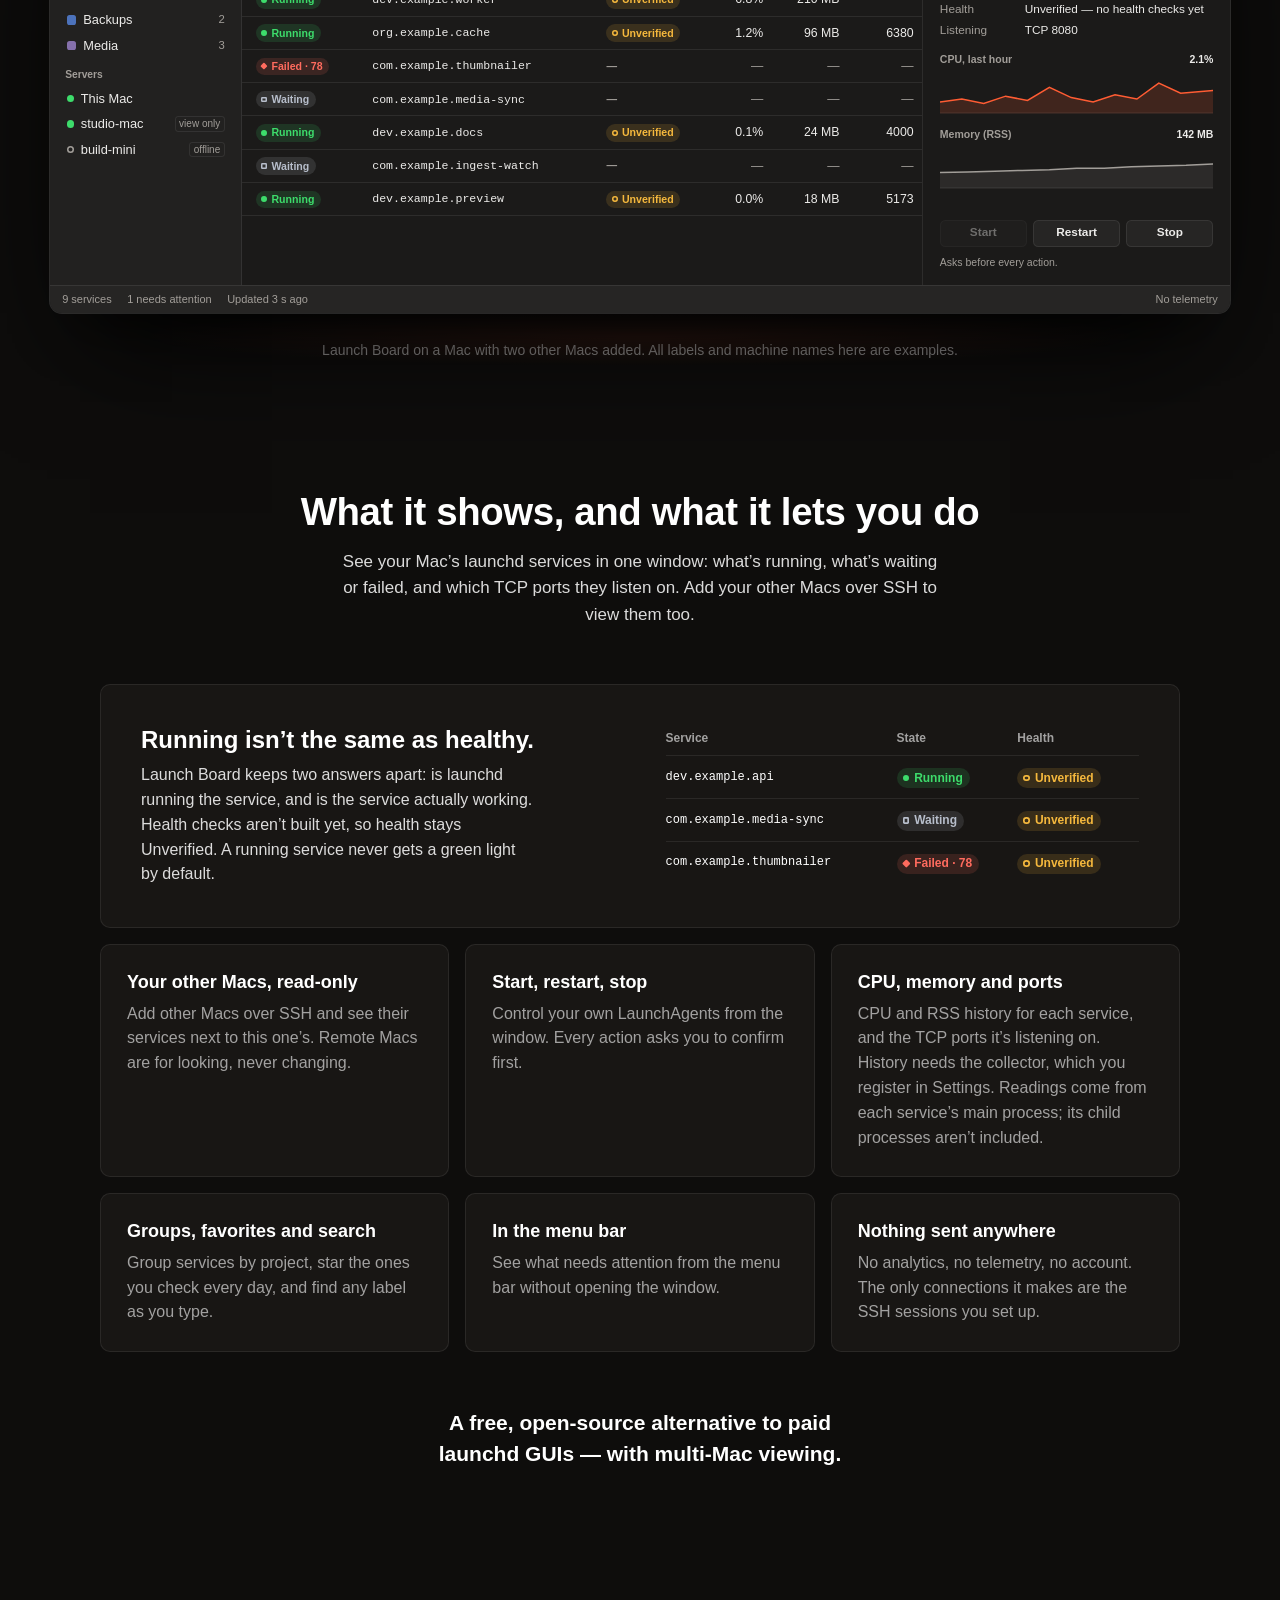
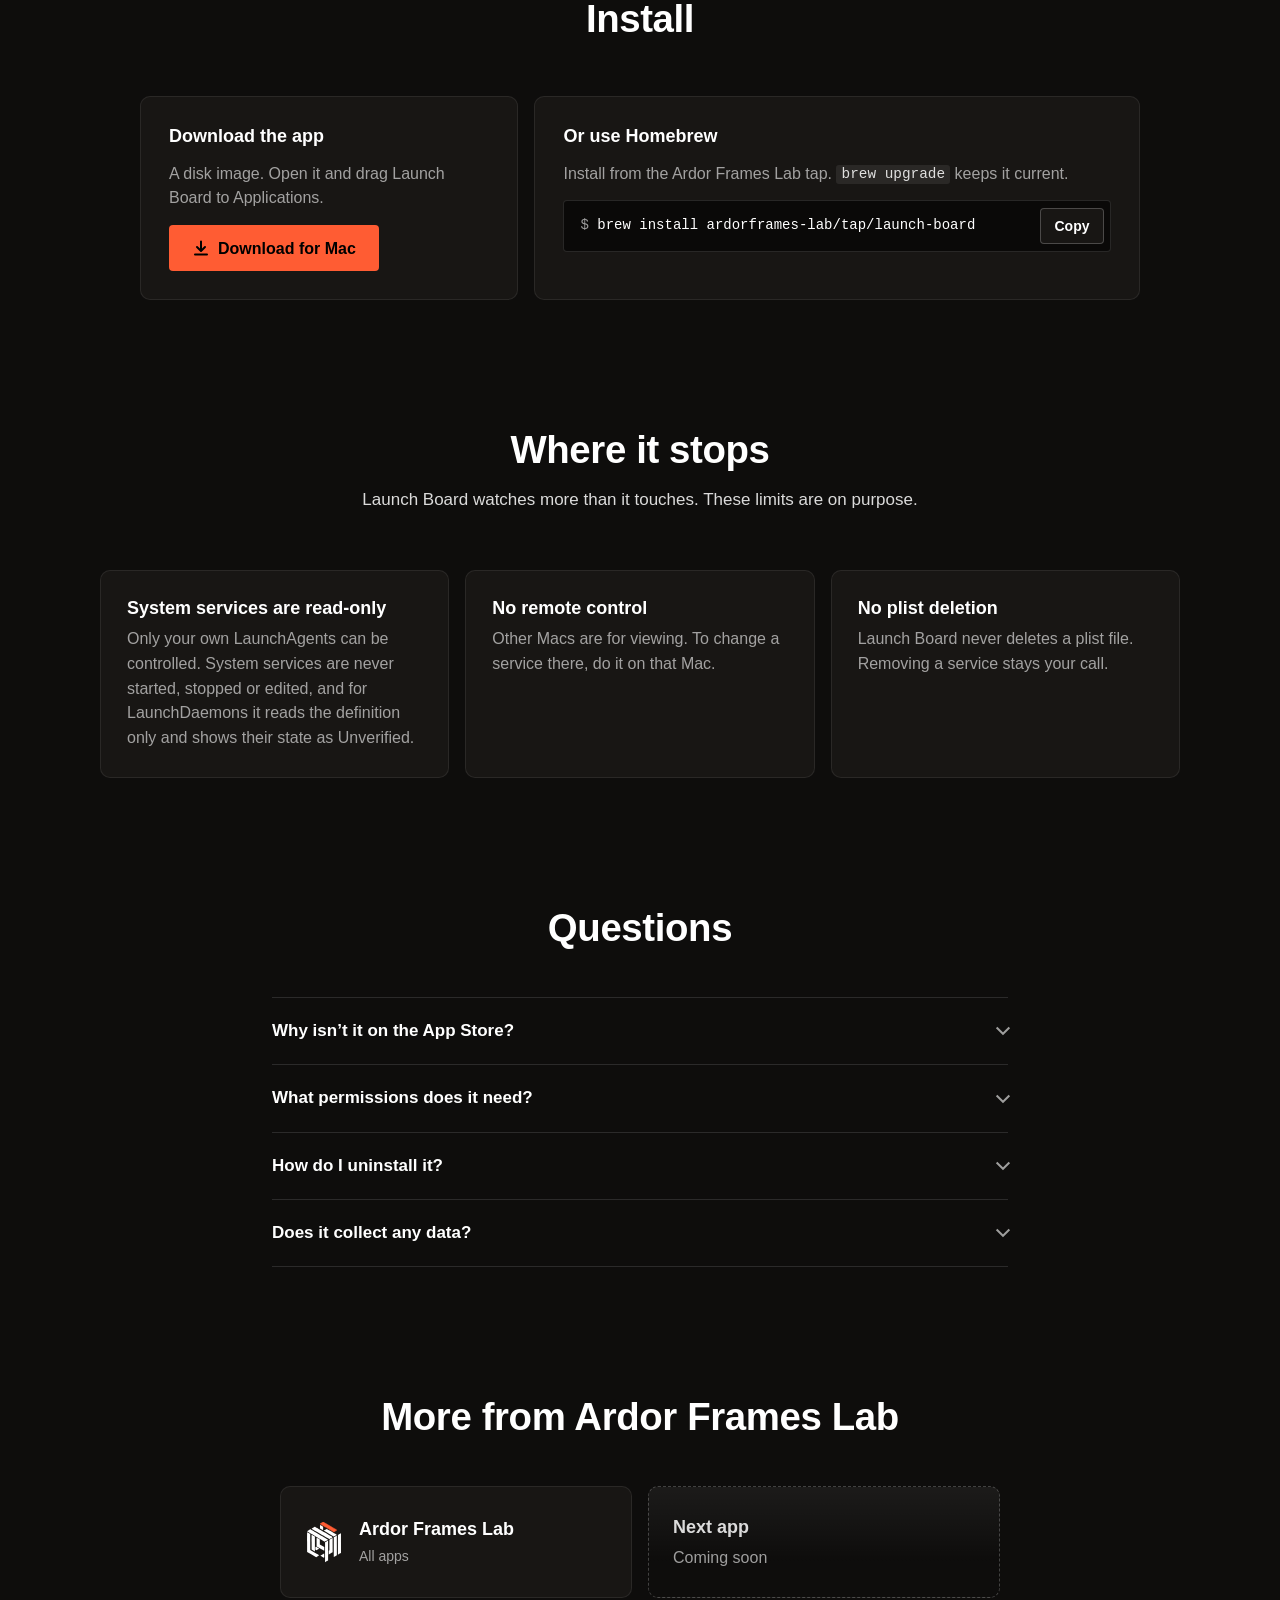
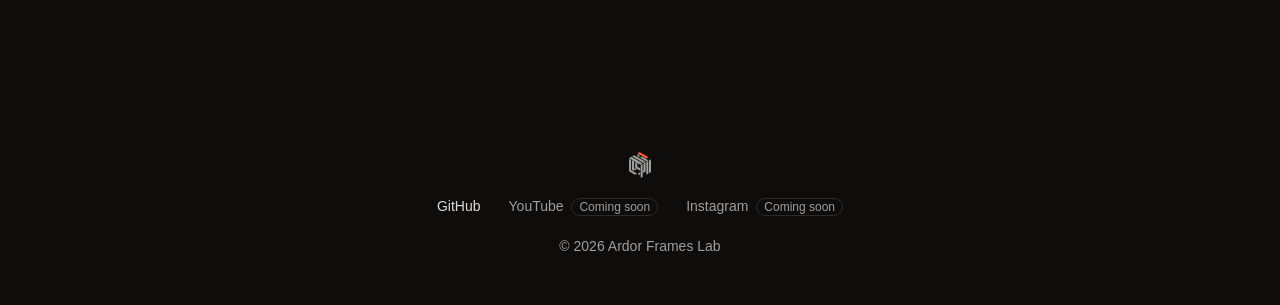
<file: launch-board/index.html>
<!doctype html>
<html lang="en">
<head>
<meta charset="utf-8">
<meta name="robots" content="noindex, nofollow">
<meta name="viewport" content="width=device-width, initial-scale=1">
<title>Launch Board — Ardor Frames Lab</title>
<meta name="description" content="Launch Board is a free, open-source Mac app for launchd services: running state, CPU, memory and TCP ports, on this Mac and other Macs over SSH.">
<meta name="color-scheme" content="dark">
<link rel="canonical" href="https://lab.ardorframes.com/launch-board/">
<link rel="alternate" hreflang="en" href="https://lab.ardorframes.com/launch-board/">
<link rel="alternate" hreflang="ko" href="https://lab.ardorframes.com/ko/launch-board/">
<link rel="alternate" hreflang="x-default" href="https://lab.ardorframes.com/launch-board/">
<link rel="icon" href="/assets/brand/ardor-frames-lab-cube-orange-sm.svg" type="image/svg+xml">
<link rel="stylesheet" href="/assets/css/tokens.css">
<link rel="stylesheet" href="/assets/css/base.css">
<link rel="stylesheet" href="/assets/css/page.css">
<script src="/assets/js/lang.js"></script>
<script src="/assets/js/home.js" defer></script>
</head>
<body>
<a class="skip-link" href="#main">Skip to content</a>

<header class="site-header">
  <div class="wrap">
    <div class="brand-lockup">
      <a class="brand" href="/" aria-label="Ardor Frames Lab home">
        <svg class="brand-mark" viewBox="0 0 443 523" aria-hidden="true" focusable="false"><use href="#cube"/></svg>
      </a>
      <span class="brand-app">Launch Board</span>
    </div>
    <nav class="site-nav" aria-label="Main">
      <a href="/#apps">Apps</a>
      <a data-nav="github" href="https://github.com/ardorframes-lab">GitHub</a>
    </nav>
    <div class="lang" data-lang-switch>
      <button class="lang-button" type="button" aria-label="Language / 언어" aria-haspopup="menu" aria-expanded="false" aria-controls="lang-menu">
        <svg viewBox="0 0 20 20" aria-hidden="true" focusable="false" fill="none" stroke="currentColor" stroke-width="1.4"><circle cx="10" cy="10" r="7.3"/><ellipse cx="10" cy="10" rx="3.2" ry="7.3"/><path d="M2.9 7.6h14.2M2.9 12.4h14.2"/></svg><span class="lang-code" aria-hidden="true">EN</span>
      </button>
      <ul class="lang-menu" id="lang-menu" role="menu" aria-label="Language / 언어" hidden>
        <li role="none"><a role="menuitemradio" aria-checked="true" data-lang="en" lang="en" hreflang="en" href="/launch-board/">English <svg class="check" viewBox="0 0 14 14" aria-hidden="true" focusable="false" fill="none" stroke="currentColor" stroke-width="2"><path d="M2.5 7.4l3 3 6-6.6"/></svg></a></li>
        <li role="none"><a role="menuitemradio" aria-checked="false" data-lang="ko" lang="ko" hreflang="ko" href="/ko/launch-board/">한국어 <svg class="check" viewBox="0 0 14 14" aria-hidden="true" focusable="false" fill="none" stroke="currentColor" stroke-width="2"><path d="M2.5 7.4l3 3 6-6.6"/></svg></a></li>
      </ul>
    </div>
  </div>
</header>

<svg class="defs" aria-hidden="true" focusable="false" width="0" height="0">
  <defs>
    <g id="cube" transform="translate(0,523) scale(.1,-.1)">
      <path class="band-top" d="M1895 5104 c-110 -64 -201 -117 -203 -118 -1 -2 1539 -898 1783 -1037 l30 -17 198 116 c108 64 197 122 196 127 -1 9 -1783 1045 -1797 1045 -4 0 -97 -53 -207 -116z"/>
      <g class="cube-ink">
        <path d="M1692 4614 l3 -236 170 -100 c94 -55 185 -109 203 -120 l32 -20 0 240 0 240 -196 116 c-108 64 -200 116 -205 116 -6 0 -8 -97 -7 -236z"/>
        <path d="M803 4478 c-117 -67 -210 -125 -205 -129 19 -17 2308 -1342 2317 -1342 15 1 430 239 430 247 0 8 -2312 1346 -2323 1346 -4 0 -103 -55 -219 -122z"/>
        <path d="M2380 4224 c-102 -58 -191 -109 -198 -113 -10 -6 755 -460 1283 -762 l30 -17 198 116 c108 64 197 122 196 127 -1 13 -1289 755 -1309 754 -8 0 -98 -47 -200 -105z"/>
        <path d="M230 4154 c-107 -63 -201 -119 -208 -123 -12 -7 2270 -1365 2293 -1364 15 1 425 237 428 246 2 8 -2297 1357 -2311 1357 -4 0 -95 -52 -202 -116z"/>
        <path d="M12 2619 l3 -1291 592 -339 592 -339 203 116 c112 64 206 120 211 123 4 4 -262 160 -592 347 l-600 339 -1 1051 0 1051 -199 117 c-110 64 -202 116 -205 116 -3 0 -5 -581 -4 -1291z"/>
        <path d="M4228 3654 l-198 -116 0 -1284 0 -1284 53 30 c28 17 118 67 199 113 l148 82 0 1288 c0 708 -1 1287 -2 1287 -2 0 -92 -52 -200 -116z"/>
        <path d="M602 2605 l3 -966 213 -119 212 -119 0 963 0 963 -210 122 c-115 66 -212 121 -215 121 -3 0 -4 -434 -3 -965z"/>
        <path d="M3688 3344 l-198 -116 0 -1284 0 -1284 53 30 c28 17 118 67 199 113 l148 82 0 1288 c0 708 -1 1287 -2 1287 -2 0 -92 -52 -200 -116z"/>
        <path d="M1250 2621 l0 -569 78 -45 c42 -25 267 -155 500 -290 l422 -245 0 242 0 243 -290 169 -290 169 0 331 0 332 -204 116 c-112 64 -207 116 -210 116 -3 0 -6 -256 -6 -569z"/>
        <path d="M3128 3032 l-207 -117 -1 -680 0 -680 -45 -28 -45 -29 0 -259 0 -260 58 39 c31 21 146 94 255 161 l197 123 0 924 c0 508 -1 924 -2 924 -2 0 -96 -53 -210 -118z"/>
        <path d="M2550 2697 l-195 -113 -3 -1292 -2 -1292 52 30 c29 17 119 67 200 113 l148 82 0 1293 c0 710 -1 1292 -2 1292 -2 -1 -91 -51 -198 -113z"/>
        <path d="M1123 1980 c-38 -23 -39 -32 -27 -257 l7 -120 56 -31 56 -31 175 100 c96 55 179 104 184 109 8 8 -368 238 -403 247 -9 2 -31 -6 -48 -17z"/>
        <path d="M1997 980 c-131 -81 -241 -150 -243 -153 -3 -2 92 -59 211 -125 l216 -121 34 22 35 22 0 253 c0 138 -3 252 -7 252 -5 -1 -115 -68 -246 -150z"/>
      </g>
    </g>
  </defs>
</svg>

<main id="main">
  <section class="lb-hero" aria-labelledby="lb-title">
    <div class="lb-intro">
      <img class="app-icon" src="/assets/brand/launch-board-icon.svg" alt="" width="96" height="96">
      <h1 id="lb-title">Launch Board</h1>
      <p class="lb-line">See and control the launchd services on your Mac, and check on your other Macs without touching them.</p>
      <ul class="badges" aria-label="Release details">
        <li><span>Latest</span> 0.3.1</li>
        <li>macOS 14+</li>
        <li>Open source</li>
        <li>No data collected</li>
      </ul>
      <div class="btn-row">
        <a class="btn" href="/launch-board/download/"><svg viewBox="0 0 18 18" aria-hidden="true" focusable="false" fill="none" stroke="currentColor" stroke-width="2" stroke-linecap="round" stroke-linejoin="round"><path d="M9 2.5v9M5 8l4 4 4-4M3 15.5h12"/></svg>Download for Mac</a>
        <a class="btn btn-secondary" href="https://github.com/ardorframes-lab/launch-board"><svg viewBox="0 0 16 16" aria-hidden="true" focusable="false" fill="currentColor"><path d="M8 0C3.58 0 0 3.58 0 8c0 3.54 2.29 6.53 5.47 7.59.4.07.55-.17.55-.38 0-.19-.01-.82-.01-1.49-2.01.37-2.53-.49-2.69-.94-.09-.23-.48-.94-.82-1.13-.28-.15-.68-.52-.01-.53.63-.01 1.08.58 1.23.82.72 1.21 1.87.87 2.33.66.07-.52.28-.87.51-1.07-1.78-.2-3.64-.89-3.64-3.95 0-.87.31-1.59.82-2.15-.08-.2-.36-1.02.08-2.12 0 0 .67-.21 2.2.82.64-.18 1.32-.27 2-.27s1.36.09 2 .27c1.53-1.04 2.2-.82 2.2-.82.44 1.1.16 1.92.08 2.12.51.56.82 1.27.82 2.15 0 3.07-1.87 3.75-3.65 3.95.29.25.54.73.54 1.48 0 1.07-.01 1.93-.01 2.2 0 .21.15.46.55.38A8.01 8.01 0 0 0 16 8c0-4.42-3.58-8-8-8z"/></svg>View on GitHub</a>
      </div>
      <p class="spec">v0.3.1 · macOS 14+ · Apple Silicon</p>
    </div>

    <figure class="demo" id="demo" data-demo data-label-pause="Pause demo" data-label-play="Play demo">
      <div class="demo-window">
        <div class="demo-bar">
          <div class="traffic" aria-hidden="true"><i></i><i></i><i></i></div>
          <div class="demo-title">Launch Board — demo</div>
        </div>
        <div class="demo-screen">
          <video muted loop playsinline preload="none" poster="" data-poster=""
                 aria-label="Launch Board demo recording: browse services, filter by state, switch to another Mac">
            <source data-src="" type="video/webm; codecs=vp9">
            <source data-src="" type="video/mp4">
          </video>
          <div class="demo-placeholder">
            <span class="demo-tc" aria-hidden="true">00:00:00:00</span>
            <span class="demo-corners" aria-hidden="true"><i></i><i></i><i></i><i></i></span>
            <span class="demo-play" aria-hidden="true"><svg viewBox="0 0 24 24"><path d="M6 3.8v16.4a1 1 0 0 0 1.5.86l13.6-8.2a1 1 0 0 0 0-1.72L7.5 2.94A1 1 0 0 0 6 3.8Z"/></svg></span>
            <span class="demo-cap">Demo recording coming soon</span>
          </div>
          <button class="demo-toggle" type="button" aria-label="Pause demo">
            <svg class="i-pause" viewBox="0 0 24 24" aria-hidden="true"><path d="M6 4h4v16H6zM14 4h4v16h-4z"/></svg>
            <svg class="i-play" viewBox="0 0 24 24" aria-hidden="true"><path d="M6 3.8v16.4a1 1 0 0 0 1.5.86l13.6-8.2a1 1 0 0 0 0-1.72L7.5 2.94A1 1 0 0 0 6 3.8Z"/></svg>
          </button>
        </div>
      </div>
      <figcaption>A short, silent loop of Launch Board. Service and Mac names are examples.</figcaption>
    </figure>

    <figure class="showcase">
      <div class="float">
        <div class="shot">
          <div class="window" aria-hidden="true">
                    <div class="win-titlebar">
                      <div class="traffic"><i></i><i></i><i></i></div>
                      <div class="win-title">Launch Board <span>This Mac</span></div>
                      <div class="win-tools">
                        <div class="win-seg"><b>User agents</b><span>System</span></div>
                        <div class="win-search"><svg viewBox="0 0 16 16" fill="none" stroke="currentColor" stroke-width="1.6"><circle cx="7" cy="7" r="4.6"/><path d="M10.4 10.4L14 14"/></svg>Search labels</div>
                        <svg class="win-icon-btn" viewBox="0 0 20 20" fill="none" stroke="currentColor" stroke-width="1.5"><path d="M15.5 8.5A6 6 0 1 0 16 12"/><path d="M16 4v4.5h-4.5"/></svg>
                      </div>
                    </div>
                    <div class="win-body">
                      <aside class="win-side">
                        <h4>My services</h4>
                        <ul>
                          <li class="is-active">All services <em>9</em></li>
                          <li>Favorites <em>2</em></li>
                          <li>Needs attention <em>1</em></li>
                        </ul>
                        <h4>Groups</h4>
                        <ul>
                          <li><span class="sw" style="background:#FF5C33"></span>Dev servers <em>4</em></li>
                          <li><span class="sw" style="background:#5B8DEF"></span>Backups <em>2</em></li>
                          <li><span class="sw" style="background:#A78BDA"></span>Media <em>3</em></li>
                        </ul>
                        <h4>Servers</h4>
                        <ul>
                          <li><span class="host"></span>This Mac</li>
                          <li><span class="host"></span>studio-mac <span class="ro">view only</span></li>
                          <li><span class="host is-off"></span>build-mini <span class="ro">offline</span></li>
                        </ul>
                      </aside>
                      <div class="win-main">
                        <div class="win-main-head">
                          <strong>All services</strong><span>9</span>
                          <span class="chip is-on">All</span><span class="chip">Running</span><span class="chip">Failed</span>
                        </div>
                        <table class="svc">
                          <thead><tr><th>State</th><th>Label</th><th>Health</th><th class="num">CPU</th><th class="num col-wide">RSS</th><th class="num col-wide">TCP port</th></tr></thead>
                          <tbody>
          <tr class="is-selected"><td><span class="badge run">Running</span></td><td class="label"><span class="star">★</span>dev.example.api</td><td><span class="badge unk">Unverified</span></td><td class="num">2.1%</td><td class="num col-wide">142 MB</td><td class="num col-wide">8080</td></tr>
          <tr><td><span class="badge run">Running</span></td><td class="label"><span class="star">★</span>com.example.backup</td><td><span class="badge unk">Unverified</span></td><td class="num">0.3%</td><td class="num col-wide">38 MB</td><td class="num col-wide dim">—</td></tr>
          <tr><td><span class="badge run">Running</span></td><td class="label">dev.example.worker</td><td><span class="badge unk">Unverified</span></td><td class="num">6.8%</td><td class="num col-wide">210 MB</td><td class="num col-wide dim">—</td></tr>
          <tr><td><span class="badge run">Running</span></td><td class="label">org.example.cache</td><td><span class="badge unk">Unverified</span></td><td class="num">1.2%</td><td class="num col-wide">96 MB</td><td class="num col-wide">6380</td></tr>
          <tr><td><span class="badge fail">Failed · 78</span></td><td class="label">com.example.thumbnailer</td><td><span class="badge na">—</span></td><td class="num dim">—</td><td class="num col-wide dim">—</td><td class="num col-wide dim">—</td></tr>
          <tr><td><span class="badge wait">Waiting</span></td><td class="label">com.example.media-sync</td><td><span class="badge na">—</span></td><td class="num dim">—</td><td class="num col-wide dim">—</td><td class="num col-wide dim">—</td></tr>
          <tr><td><span class="badge run">Running</span></td><td class="label">dev.example.docs</td><td><span class="badge unk">Unverified</span></td><td class="num">0.1%</td><td class="num col-wide">24 MB</td><td class="num col-wide">4000</td></tr>
          <tr><td><span class="badge wait">Waiting</span></td><td class="label">com.example.ingest-watch</td><td><span class="badge na">—</span></td><td class="num dim">—</td><td class="num col-wide dim">—</td><td class="num col-wide dim">—</td></tr>
          <tr><td><span class="badge run">Running</span></td><td class="label">dev.example.preview</td><td><span class="badge unk">Unverified</span></td><td class="num">0.0%</td><td class="num col-wide">18 MB</td><td class="num col-wide">5173</td></tr>
                          </tbody>
                        </table>
                      </div>
                      <aside class="win-detail">
                        <div>
                          <div class="d-label">dev.example.api</div>
                          <div class="d-badges"><span class="badge run">Running</span><span class="badge unk">Unverified</span></div>
                        </div>
                        <dl>
                          <dt>Type</dt><dd>User LaunchAgent</dd>
                          <dt>File</dt><dd><code>~/Library/LaunchAgents/dev.example.api.plist</code></dd>
                          <dt>PID</dt><dd>4123</dd>
                          <dt>Health</dt><dd>Unverified — no health checks yet</dd>
                          <dt>Listening</dt><dd>TCP 8080</dd>
                        </dl>
                        <div class="d-graph">
                          <h5>CPU, last hour <b>2.1%</b></h5>
                          <svg viewBox="0 0 100 30" preserveAspectRatio="none"><line class="base" x1="0" y1="29.5" x2="100" y2="29.5"/><polygon class="area" points="0,30 0,22 8,20 16,23 24,18 32,21 40,12 48,19 56,22 64,17 72,20 80,9 88,16 100,14 100,30"/><polyline class="line" points="0,22 8,20 16,23 24,18 32,21 40,12 48,19 56,22 64,17 72,20 80,9 88,16 100,14"/></svg>
                        </div>
                        <div class="d-graph">
                          <h5>Memory (RSS) <b>142 MB</b></h5>
                          <svg viewBox="0 0 100 30" preserveAspectRatio="none"><line class="base" x1="0" y1="29.5" x2="100" y2="29.5"/><polygon class="area alt" points="0,30 0,19 10,18.5 20,18 30,17.5 40,17 50,16 60,16 70,15 80,14.5 90,14 100,13 100,30"/><polyline class="line alt" points="0,19 10,18.5 20,18 30,17.5 40,17 50,16 60,16 70,15 80,14.5 90,14 100,13"/></svg>
                        </div>
                        <div class="d-actions"><span class="is-dim">Start</span><span>Restart</span><span>Stop</span></div>
                        <p class="d-note">Asks before every action.</p>
                      </aside>
                    </div>
                    <div class="win-status"><span>9 services</span><span>1 needs attention</span><span>Updated 3 s ago</span><span>No telemetry</span></div>
                  </div>
        </div>
      </div>
      <figcaption>Launch Board on a Mac with two other Macs added. All labels and machine names here are examples.</figcaption>
      <p class="visually-hidden">The window lists nine example services with their state (running, waiting or failed), health (unverified, since health checks aren’t built yet), CPU, memory and TCP port. The selected service, dev.example.api, shows its plist file, PID, listening port, CPU and memory history, and Start, Restart and Stop buttons.</p>
    </figure>
  </section>

  <section class="section" id="features" aria-labelledby="features-title">
    <div class="page-wrap">
      <h2 class="section-title" id="features-title">What it shows, and what it lets you do</h2>
      <p class="section-intro">See your Mac’s launchd services in one window: what’s running, what’s waiting or failed, and which TCP ports they listen on. Add your other Macs over SSH to view them too.</p>
      <div class="features">
        <div class="card feature-lead">
          <div>
            <h3>Running isn’t the same as healthy.</h3>
            <p>Launch Board keeps two answers apart: is launchd running the service, and is the service actually working. Health checks aren’t built yet, so health stays Unverified. A running service never gets a green light by default.</p>
          </div>
          <table class="state-table" role="table">
            <thead role="rowgroup"><tr role="row"><th scope="col" role="columnheader">Service</th><th scope="col" role="columnheader">State</th><th scope="col" role="columnheader">Health</th></tr></thead>
            <tbody role="rowgroup">
              <tr role="row"><td role="cell">dev.example.api</td><td role="cell"><span class="badge run">Running</span></td><td role="cell"><span class="badge unk">Unverified</span></td></tr>
              <tr role="row"><td role="cell">com.example.media-sync</td><td role="cell"><span class="badge wait">Waiting</span></td><td role="cell"><span class="badge unk">Unverified</span></td></tr>
              <tr role="row"><td role="cell">com.example.thumbnailer</td><td role="cell"><span class="badge fail">Failed · 78</span></td><td role="cell"><span class="badge unk">Unverified</span></td></tr>
            </tbody>
          </table>
        </div>
        <div class="card">
          <h3>Your other Macs, read-only</h3>
          <p>Add other Macs over SSH and see their services next to this one’s. Remote Macs are for looking, never changing.</p>
        </div>
        <div class="card">
          <h3>Start, restart, stop</h3>
          <p>Control your own LaunchAgents from the window. Every action asks you to confirm first.</p>
        </div>
        <div class="card">
          <h3>CPU, memory and ports</h3>
          <p>CPU and RSS history for each service, and the TCP ports it’s listening on. History needs the collector, which you register in Settings. Readings come from each service’s main process; its child processes aren’t included.</p>
        </div>
        <div class="card">
          <h3>Groups, favorites and search</h3>
          <p>Group services by project, star the ones you check every day, and find any label as you type.</p>
        </div>
        <div class="card">
          <h3>In the menu bar</h3>
          <p>See what needs attention from the menu bar without opening the window.</p>
        </div>
        <div class="card">
          <h3>Nothing sent anywhere</h3>
          <p>No analytics, no telemetry, no account. The only connections it makes are the SSH sessions you set up.</p>
        </div>
      </div>
      <p class="compare">A free, open-source alternative to paid launchd GUIs — with multi-Mac viewing.</p>
    </div>
  </section>

  <section class="section" id="install" aria-labelledby="install-title">
    <div class="page-wrap">
      <h2 class="section-title" id="install-title">Install</h2>
      <div class="install">
        <div class="card">
          <h3>Download the app</h3>
          <p>A disk image. Open it and drag Launch Board to Applications.</p>
          <a class="btn" href="/launch-board/download/"><svg viewBox="0 0 18 18" aria-hidden="true" focusable="false" fill="none" stroke="currentColor" stroke-width="2" stroke-linecap="round" stroke-linejoin="round"><path d="M9 2.5v9M5 8l4 4 4-4M3 15.5h12"/></svg>Download for Mac</a>
        </div>
        <div class="card">
          <h3>Or use Homebrew</h3>
          <p>Install from the Ardor Frames Lab tap. <code>brew upgrade</code> keeps it current.</p>
          <div class="code">
            <code id="brew-cmd">brew install ardorframes-lab/tap/launch-board</code>
            <button class="copy-btn" type="button" data-copy="brew-cmd">Copy</button>
          </div>
          <p class="visually-hidden" role="status" id="copy-status"></p>
        </div>
      </div>
    </div>
  </section>

  <section class="section" aria-labelledby="bounds-title">
    <div class="page-wrap">
      <h2 class="section-title" id="bounds-title">Where it stops</h2>
      <p class="section-intro">Launch Board watches more than it touches. These limits are on purpose.</p>
      <ul class="bounds">
        <li class="card"><strong>System services are read-only</strong><span>Only your own LaunchAgents can be controlled. System services are never started, stopped or edited, and for LaunchDaemons it reads the definition only and shows their state as Unverified.</span></li>
        <li class="card"><strong>No remote control</strong><span>Other Macs are for viewing. To change a service there, do it on that Mac.</span></li>
        <li class="card"><strong>No plist deletion</strong><span>Launch Board never deletes a plist file. Removing a service stays your call.</span></li>
      </ul>
    </div>
  </section>

  <section class="section" id="faq" aria-labelledby="faq-title">
    <div class="page-wrap">
      <h2 class="section-title" id="faq-title">Questions</h2>
      <div class="faq">
        <details>
          <summary>Why isn’t it on the App Store?</summary>
          <p>App Store apps run in a sandbox, and the sandbox doesn’t allow controlling services through launchctl. So Launch Board is distributed directly, from GitHub and Homebrew.</p>
        </details>
        <details>
          <summary>What permissions does it need?</summary>
          <p>Reading your own services needs nothing special. Adding another Mac uses the SSH access you already have to it. Launch Board asks before it starts, restarts or stops anything.</p>
        </details>
        <details>
          <summary>How do I uninstall it?</summary>
          <p>If you registered the collector, turn it off in Settings first. Then quit Launch Board and move it to the Trash. With Homebrew, run <code>brew uninstall launch-board</code>.</p>
        </details>
        <details>
          <summary>Does it collect any data?</summary>
          <p>No. There’s no analytics, crash reporting or account. CPU and memory history stays on your Mac.</p>
        </details>
      </div>
    </div>
  </section>

  <section class="section" aria-labelledby="more-title">
    <div class="page-wrap">
      <h2 class="section-title" id="more-title">More from Ardor Frames Lab</h2>
      <div class="more">
        <a class="card more-link" href="/"><svg class="mark" viewBox="0 0 443 523" aria-hidden="true" focusable="false"><use href="#cube"/></svg><span><strong>Ardor Frames Lab</strong><span>All apps</span></span></a>
        <div class="slot"><strong>Next app</strong><span>Coming soon</span></div>
      </div>
    </div>
  </section>
</main>

<script>
  // Copy button for the Homebrew command (inline: page-specific, no external requests)
  (function () {
    var btn = document.querySelector('[data-copy]');
    var status = document.getElementById('copy-status');
    if (!btn) return;
    btn.addEventListener('click', function () {
      var text = document.getElementById(btn.getAttribute('data-copy')).textContent;
      function done(ok) {
        btn.textContent = ok ? 'Copied' : 'Select and copy';
        if (status) status.textContent = ok ? 'Command copied' : '';
        setTimeout(function () { btn.textContent = 'Copy'; }, 1800);
      }
      if (navigator.clipboard && navigator.clipboard.writeText) {
        navigator.clipboard.writeText(text).then(function () { done(true); }, function () { done(false); });
      } else { done(false); }
    });
  })();
</script>

<footer class="site-footer">
  <svg class="footer-mark" viewBox="0 0 443 523" aria-hidden="true" focusable="false"><use href="#cube"/></svg>
  <ul class="footer-links">
    <li><a href="https://github.com/ardorframes-lab">GitHub</a></li>
    <li><span class="soon">YouTube <small>Coming soon</small></span></li>
    <li><span class="soon">Instagram <small>Coming soon</small></span></li>
  </ul>
  <p class="copy">© 2026 Ardor Frames Lab</p>
</footer>
</body>
</html>
</file>
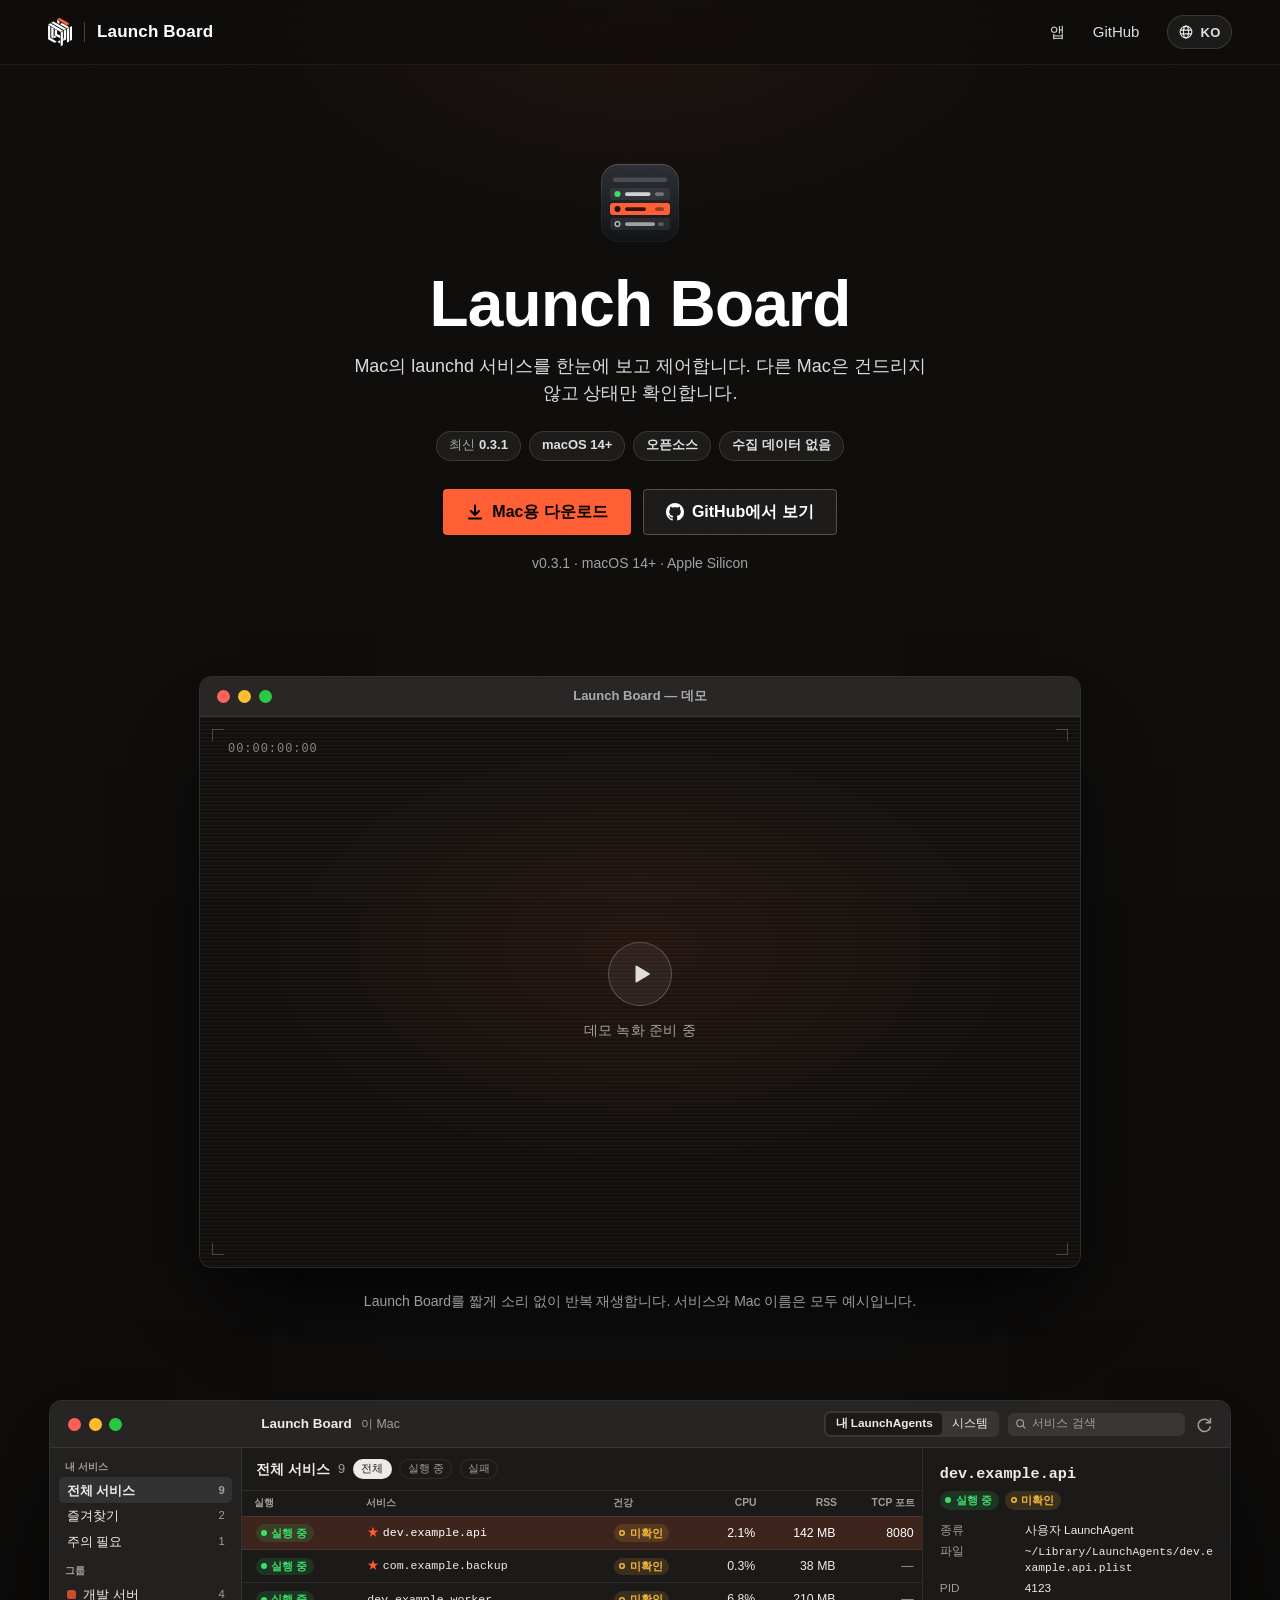
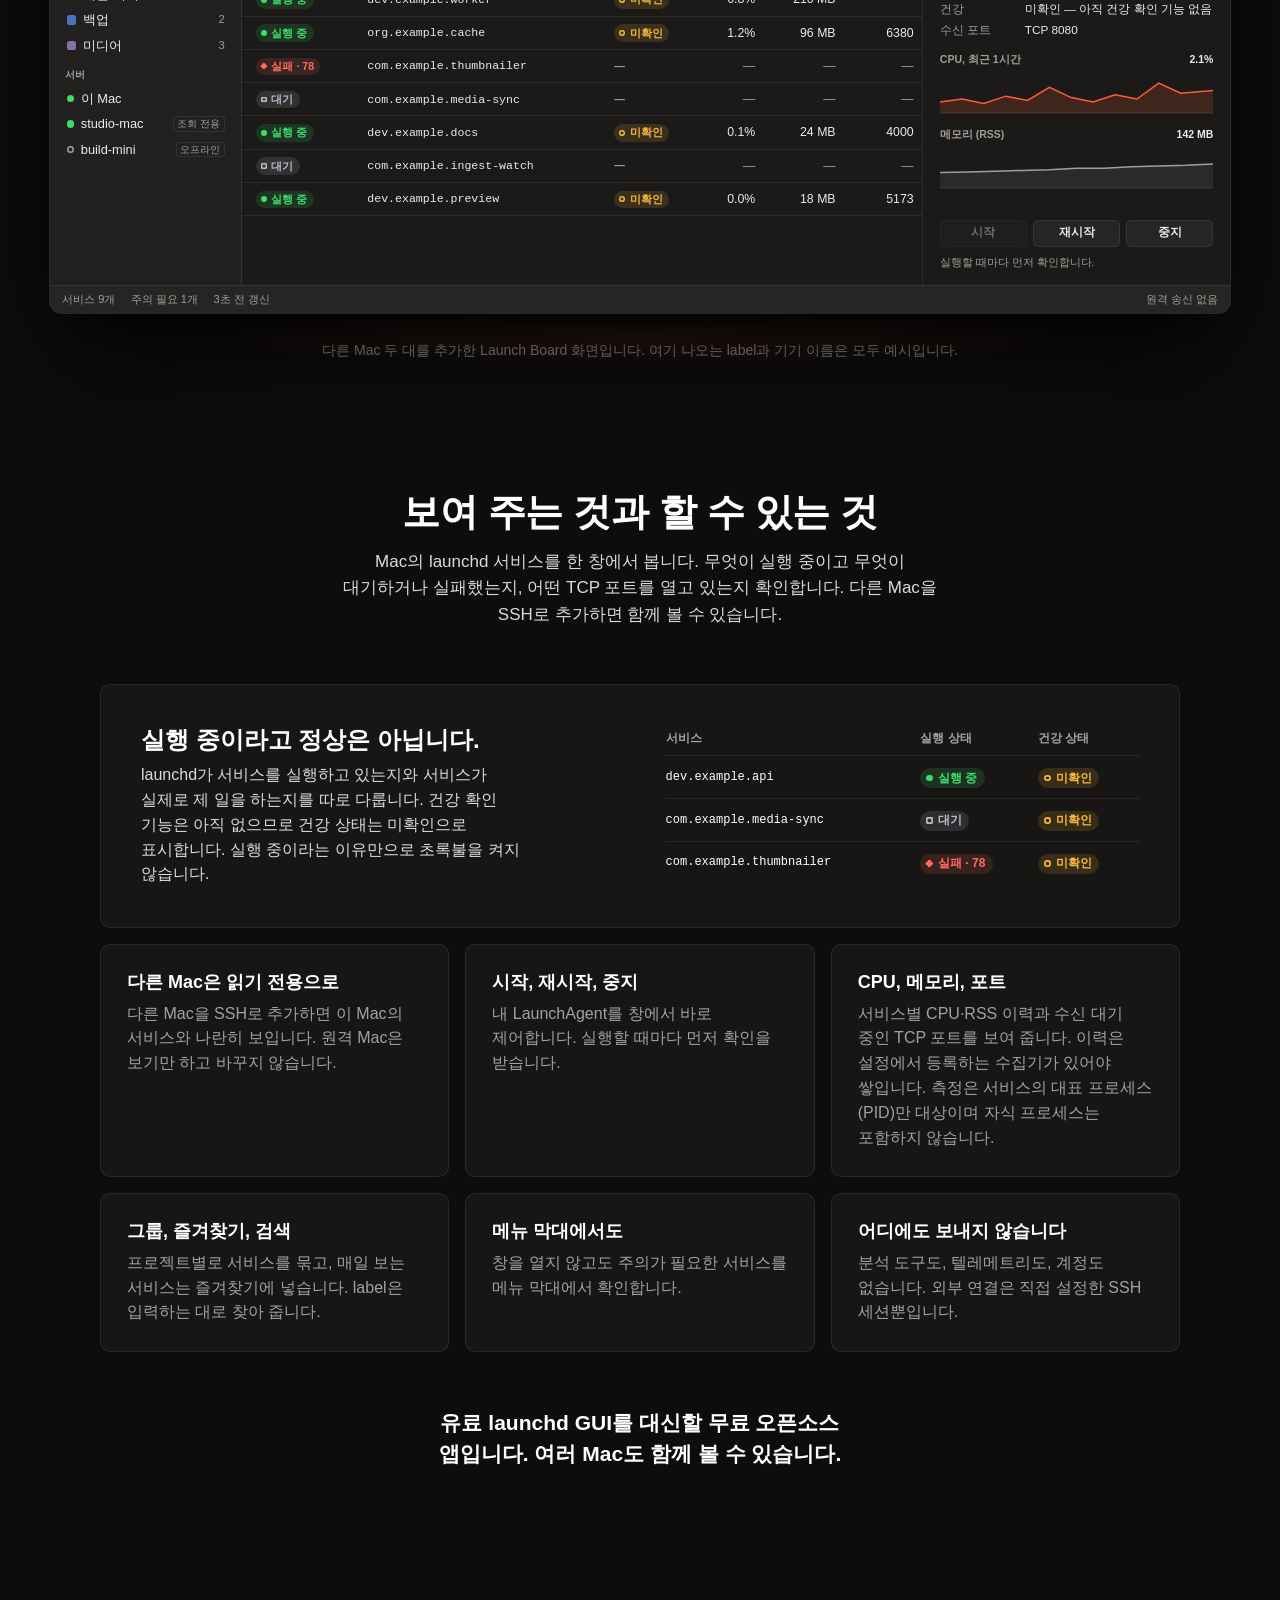
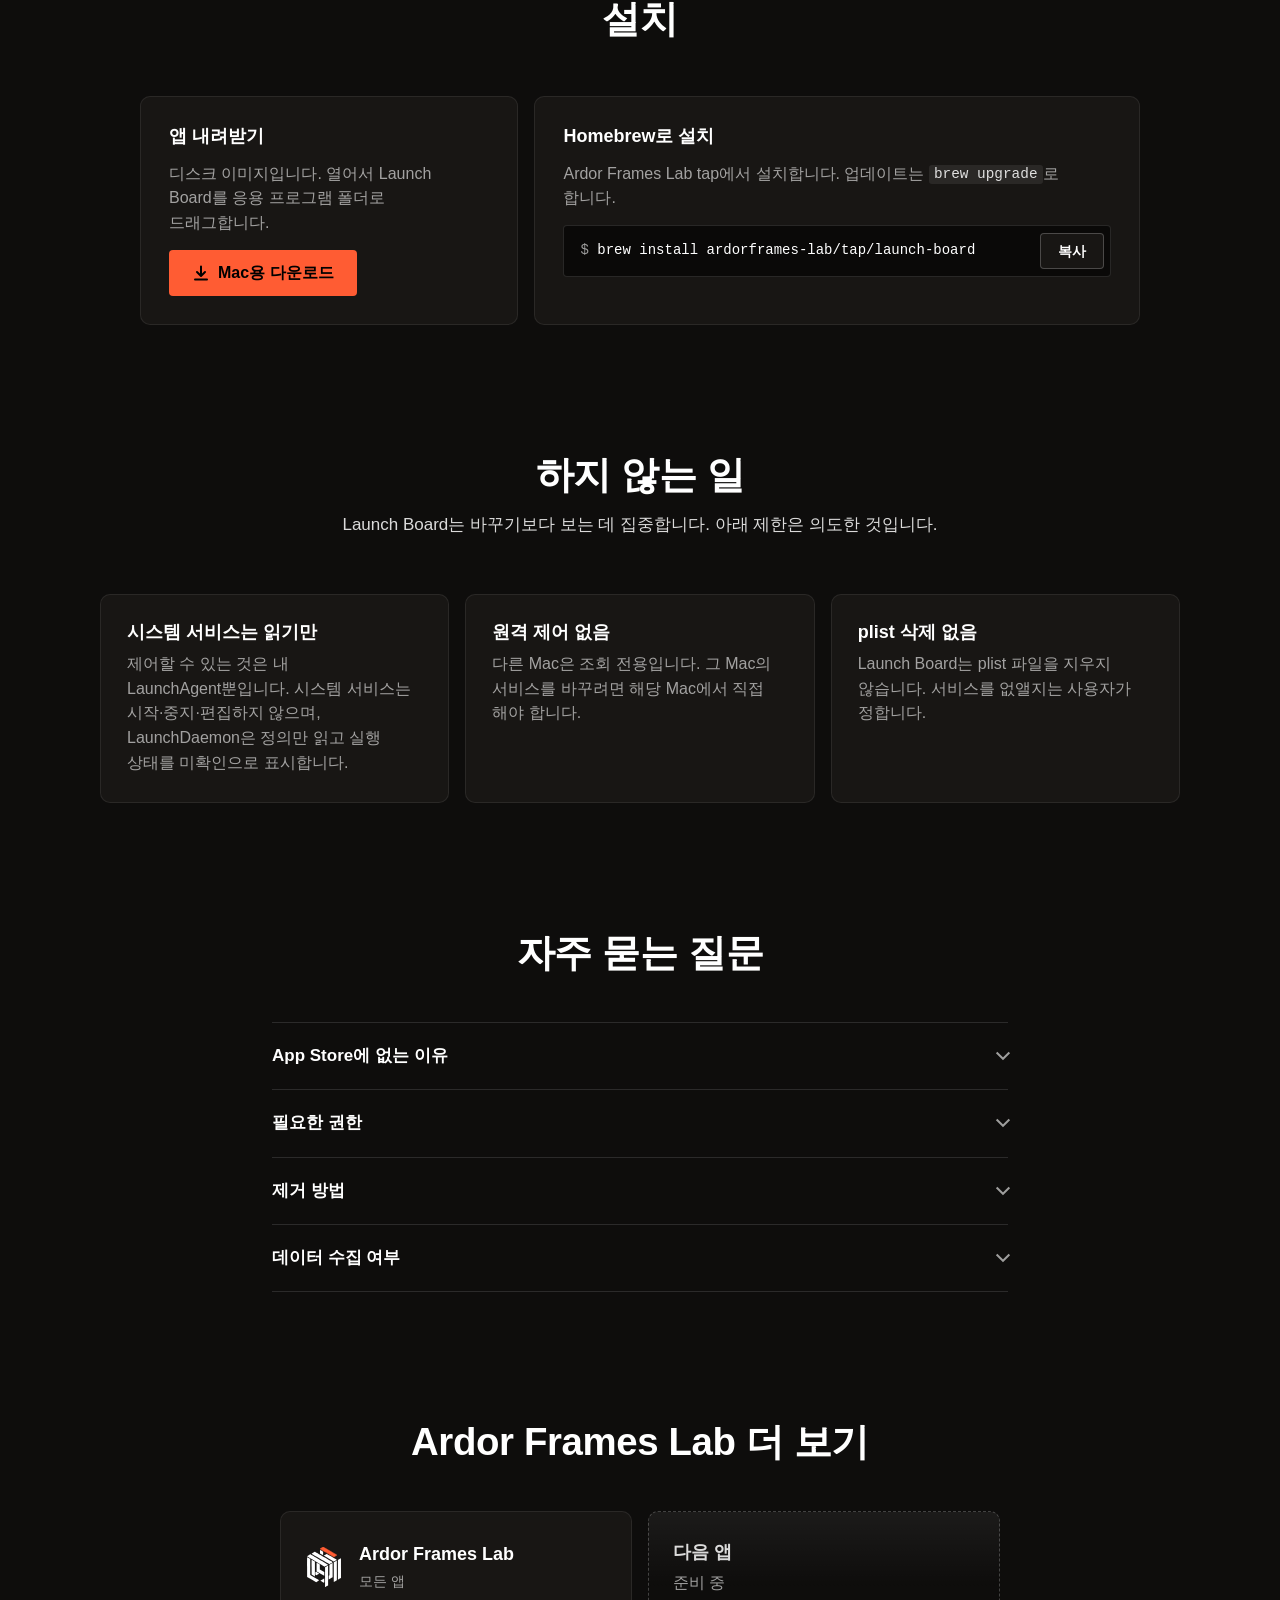
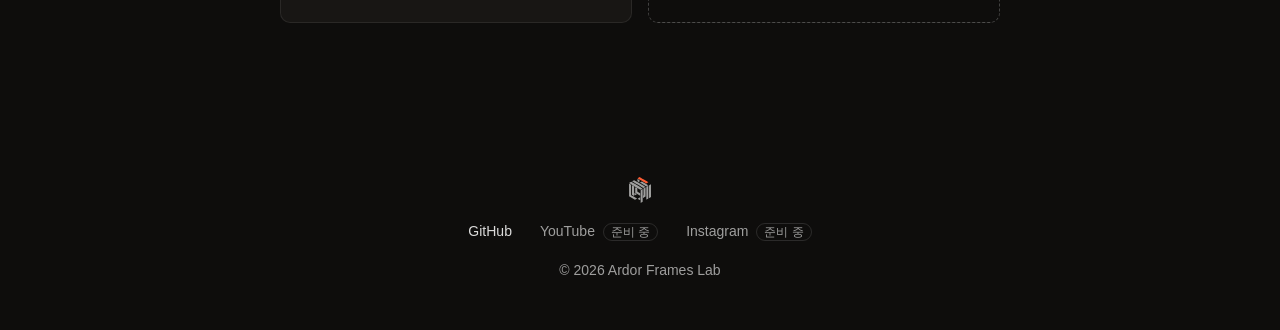
<file: ko/launch-board/index.html>
<!doctype html>
<html lang="ko">
<head>
<meta charset="utf-8">
<meta name="robots" content="noindex, nofollow">
<meta name="viewport" content="width=device-width, initial-scale=1">
<title>Launch Board — Ardor Frames Lab</title>
<meta name="description" content="Launch Board는 launchd 서비스를 위한 무료 오픈소스 Mac 앱입니다. 실행 상태, CPU·메모리, TCP 포트를 이 Mac과 SSH로 연결한 Mac에서 확인합니다.">
<meta name="color-scheme" content="dark">
<link rel="canonical" href="https://lab.ardorframes.com/ko/launch-board/">
<link rel="alternate" hreflang="en" href="https://lab.ardorframes.com/launch-board/">
<link rel="alternate" hreflang="ko" href="https://lab.ardorframes.com/ko/launch-board/">
<link rel="alternate" hreflang="x-default" href="https://lab.ardorframes.com/launch-board/">
<link rel="icon" href="/assets/brand/ardor-frames-lab-cube-orange-sm.svg" type="image/svg+xml">
<link rel="stylesheet" href="/assets/css/tokens.css">
<link rel="stylesheet" href="/assets/css/base.css">
<link rel="stylesheet" href="/assets/css/page.css">
<script src="/assets/js/lang.js"></script>
<script src="/assets/js/home.js" defer></script>
</head>
<body>
<a class="skip-link" href="#main">본문으로 건너뛰기</a>

<header class="site-header">
  <div class="wrap">
    <div class="brand-lockup">
      <a class="brand" href="/ko/" aria-label="Ardor Frames Lab 홈">
        <svg class="brand-mark" viewBox="0 0 443 523" aria-hidden="true" focusable="false"><use href="#cube"/></svg>
      </a>
      <span class="brand-app">Launch Board</span>
    </div>
    <nav class="site-nav" aria-label="주 메뉴">
      <a href="/ko/#apps">앱</a>
      <a data-nav="github" href="https://github.com/ardorframes-lab">GitHub</a>
    </nav>
    <div class="lang" data-lang-switch>
      <button class="lang-button" type="button" aria-label="Language / 언어" aria-haspopup="menu" aria-expanded="false" aria-controls="lang-menu">
        <svg viewBox="0 0 20 20" aria-hidden="true" focusable="false" fill="none" stroke="currentColor" stroke-width="1.4"><circle cx="10" cy="10" r="7.3"/><ellipse cx="10" cy="10" rx="3.2" ry="7.3"/><path d="M2.9 7.6h14.2M2.9 12.4h14.2"/></svg><span class="lang-code" aria-hidden="true">KO</span>
      </button>
      <ul class="lang-menu" id="lang-menu" role="menu" aria-label="Language / 언어" hidden>
        <li role="none"><a role="menuitemradio" aria-checked="false" data-lang="en" lang="en" hreflang="en" href="/launch-board/">English <svg class="check" viewBox="0 0 14 14" aria-hidden="true" focusable="false" fill="none" stroke="currentColor" stroke-width="2"><path d="M2.5 7.4l3 3 6-6.6"/></svg></a></li>
        <li role="none"><a role="menuitemradio" aria-checked="true" data-lang="ko" lang="ko" hreflang="ko" href="/ko/launch-board/">한국어 <svg class="check" viewBox="0 0 14 14" aria-hidden="true" focusable="false" fill="none" stroke="currentColor" stroke-width="2"><path d="M2.5 7.4l3 3 6-6.6"/></svg></a></li>
      </ul>
    </div>
  </div>
</header>

<svg class="defs" aria-hidden="true" focusable="false" width="0" height="0">
  <defs>
    <g id="cube" transform="translate(0,523) scale(.1,-.1)">
      <path class="band-top" d="M1895 5104 c-110 -64 -201 -117 -203 -118 -1 -2 1539 -898 1783 -1037 l30 -17 198 116 c108 64 197 122 196 127 -1 9 -1783 1045 -1797 1045 -4 0 -97 -53 -207 -116z"/>
      <g class="cube-ink">
        <path d="M1692 4614 l3 -236 170 -100 c94 -55 185 -109 203 -120 l32 -20 0 240 0 240 -196 116 c-108 64 -200 116 -205 116 -6 0 -8 -97 -7 -236z"/>
        <path d="M803 4478 c-117 -67 -210 -125 -205 -129 19 -17 2308 -1342 2317 -1342 15 1 430 239 430 247 0 8 -2312 1346 -2323 1346 -4 0 -103 -55 -219 -122z"/>
        <path d="M2380 4224 c-102 -58 -191 -109 -198 -113 -10 -6 755 -460 1283 -762 l30 -17 198 116 c108 64 197 122 196 127 -1 13 -1289 755 -1309 754 -8 0 -98 -47 -200 -105z"/>
        <path d="M230 4154 c-107 -63 -201 -119 -208 -123 -12 -7 2270 -1365 2293 -1364 15 1 425 237 428 246 2 8 -2297 1357 -2311 1357 -4 0 -95 -52 -202 -116z"/>
        <path d="M12 2619 l3 -1291 592 -339 592 -339 203 116 c112 64 206 120 211 123 4 4 -262 160 -592 347 l-600 339 -1 1051 0 1051 -199 117 c-110 64 -202 116 -205 116 -3 0 -5 -581 -4 -1291z"/>
        <path d="M4228 3654 l-198 -116 0 -1284 0 -1284 53 30 c28 17 118 67 199 113 l148 82 0 1288 c0 708 -1 1287 -2 1287 -2 0 -92 -52 -200 -116z"/>
        <path d="M602 2605 l3 -966 213 -119 212 -119 0 963 0 963 -210 122 c-115 66 -212 121 -215 121 -3 0 -4 -434 -3 -965z"/>
        <path d="M3688 3344 l-198 -116 0 -1284 0 -1284 53 30 c28 17 118 67 199 113 l148 82 0 1288 c0 708 -1 1287 -2 1287 -2 0 -92 -52 -200 -116z"/>
        <path d="M1250 2621 l0 -569 78 -45 c42 -25 267 -155 500 -290 l422 -245 0 242 0 243 -290 169 -290 169 0 331 0 332 -204 116 c-112 64 -207 116 -210 116 -3 0 -6 -256 -6 -569z"/>
        <path d="M3128 3032 l-207 -117 -1 -680 0 -680 -45 -28 -45 -29 0 -259 0 -260 58 39 c31 21 146 94 255 161 l197 123 0 924 c0 508 -1 924 -2 924 -2 0 -96 -53 -210 -118z"/>
        <path d="M2550 2697 l-195 -113 -3 -1292 -2 -1292 52 30 c29 17 119 67 200 113 l148 82 0 1293 c0 710 -1 1292 -2 1292 -2 -1 -91 -51 -198 -113z"/>
        <path d="M1123 1980 c-38 -23 -39 -32 -27 -257 l7 -120 56 -31 56 -31 175 100 c96 55 179 104 184 109 8 8 -368 238 -403 247 -9 2 -31 -6 -48 -17z"/>
        <path d="M1997 980 c-131 -81 -241 -150 -243 -153 -3 -2 92 -59 211 -125 l216 -121 34 22 35 22 0 253 c0 138 -3 252 -7 252 -5 -1 -115 -68 -246 -150z"/>
      </g>
    </g>
  </defs>
</svg>

<main id="main">
  <section class="lb-hero" aria-labelledby="lb-title">
    <div class="lb-intro">
      <img class="app-icon" src="/assets/brand/launch-board-icon.svg" alt="" width="96" height="96">
      <h1 id="lb-title">Launch Board</h1>
      <p class="lb-line">Mac의 launchd 서비스를 한눈에 보고 제어합니다. 다른 Mac은 건드리지 않고 상태만 확인합니다.</p>
      <ul class="badges" aria-label="릴리스 정보">
        <li><span>최신</span> 0.3.1</li>
        <li>macOS 14+</li>
        <li>오픈소스</li>
        <li>수집 데이터 없음</li>
      </ul>
      <div class="btn-row">
        <a class="btn" href="/ko/launch-board/download/"><svg viewBox="0 0 18 18" aria-hidden="true" focusable="false" fill="none" stroke="currentColor" stroke-width="2" stroke-linecap="round" stroke-linejoin="round"><path d="M9 2.5v9M5 8l4 4 4-4M3 15.5h12"/></svg>Mac용 다운로드</a>
        <a class="btn btn-secondary" href="https://github.com/ardorframes-lab/launch-board"><svg viewBox="0 0 16 16" aria-hidden="true" focusable="false" fill="currentColor"><path d="M8 0C3.58 0 0 3.58 0 8c0 3.54 2.29 6.53 5.47 7.59.4.07.55-.17.55-.38 0-.19-.01-.82-.01-1.49-2.01.37-2.53-.49-2.69-.94-.09-.23-.48-.94-.82-1.13-.28-.15-.68-.52-.01-.53.63-.01 1.08.58 1.23.82.72 1.21 1.87.87 2.33.66.07-.52.28-.87.51-1.07-1.78-.2-3.64-.89-3.64-3.95 0-.87.31-1.59.82-2.15-.08-.2-.36-1.02.08-2.12 0 0 .67-.21 2.2.82.64-.18 1.32-.27 2-.27s1.36.09 2 .27c1.53-1.04 2.2-.82 2.2-.82.44 1.1.16 1.92.08 2.12.51.56.82 1.27.82 2.15 0 3.07-1.87 3.75-3.65 3.95.29.25.54.73.54 1.48 0 1.07-.01 1.93-.01 2.2 0 .21.15.46.55.38A8.01 8.01 0 0 0 16 8c0-4.42-3.58-8-8-8z"/></svg>GitHub에서 보기</a>
      </div>
      <p class="spec">v0.3.1 · macOS 14+ · Apple Silicon</p>
    </div>

    <figure class="demo" id="demo" data-demo data-label-pause="데모 일시정지" data-label-play="데모 재생">
      <div class="demo-window">
        <div class="demo-bar">
          <div class="traffic" aria-hidden="true"><i></i><i></i><i></i></div>
          <div class="demo-title">Launch Board — 데모</div>
        </div>
        <div class="demo-screen">
          <video muted loop playsinline preload="none" poster="" data-poster=""
                 aria-label="Launch Board 데모 녹화: 서비스 둘러보기, 상태별 필터, 다른 Mac으로 전환">
            <source data-src="" type="video/webm; codecs=vp9">
            <source data-src="" type="video/mp4">
          </video>
          <div class="demo-placeholder">
            <span class="demo-tc" aria-hidden="true">00:00:00:00</span>
            <span class="demo-corners" aria-hidden="true"><i></i><i></i><i></i><i></i></span>
            <span class="demo-play" aria-hidden="true"><svg viewBox="0 0 24 24"><path d="M6 3.8v16.4a1 1 0 0 0 1.5.86l13.6-8.2a1 1 0 0 0 0-1.72L7.5 2.94A1 1 0 0 0 6 3.8Z"/></svg></span>
            <span class="demo-cap">데모 녹화 준비 중</span>
          </div>
          <button class="demo-toggle" type="button" aria-label="데모 일시정지">
            <svg class="i-pause" viewBox="0 0 24 24" aria-hidden="true"><path d="M6 4h4v16H6zM14 4h4v16h-4z"/></svg>
            <svg class="i-play" viewBox="0 0 24 24" aria-hidden="true"><path d="M6 3.8v16.4a1 1 0 0 0 1.5.86l13.6-8.2a1 1 0 0 0 0-1.72L7.5 2.94A1 1 0 0 0 6 3.8Z"/></svg>
          </button>
        </div>
      </div>
      <figcaption>Launch Board를 짧게 소리 없이 반복 재생합니다. 서비스와 Mac 이름은 모두 예시입니다.</figcaption>
    </figure>

    <figure class="showcase">
      <div class="float">
        <div class="shot">
          <div class="window" aria-hidden="true">
                    <div class="win-titlebar">
                      <div class="traffic"><i></i><i></i><i></i></div>
                      <div class="win-title">Launch Board <span>이 Mac</span></div>
                      <div class="win-tools">
                        <div class="win-seg"><b>내 LaunchAgents</b><span>시스템</span></div>
                        <div class="win-search"><svg viewBox="0 0 16 16" fill="none" stroke="currentColor" stroke-width="1.6"><circle cx="7" cy="7" r="4.6"/><path d="M10.4 10.4L14 14"/></svg>서비스 검색</div>
                        <svg class="win-icon-btn" viewBox="0 0 20 20" fill="none" stroke="currentColor" stroke-width="1.5"><path d="M15.5 8.5A6 6 0 1 0 16 12"/><path d="M16 4v4.5h-4.5"/></svg>
                      </div>
                    </div>
                    <div class="win-body">
                      <aside class="win-side">
                        <h4>내 서비스</h4>
                        <ul>
                          <li class="is-active">전체 서비스 <em>9</em></li>
                          <li>즐겨찾기 <em>2</em></li>
                          <li>주의 필요 <em>1</em></li>
                        </ul>
                        <h4>그룹</h4>
                        <ul>
                          <li><span class="sw" style="background:#FF5C33"></span>개발 서버 <em>4</em></li>
                          <li><span class="sw" style="background:#5B8DEF"></span>백업 <em>2</em></li>
                          <li><span class="sw" style="background:#A78BDA"></span>미디어 <em>3</em></li>
                        </ul>
                        <h4>서버</h4>
                        <ul>
                          <li><span class="host"></span>이 Mac</li>
                          <li><span class="host"></span>studio-mac <span class="ro">조회 전용</span></li>
                          <li><span class="host is-off"></span>build-mini <span class="ro">오프라인</span></li>
                        </ul>
                      </aside>
                      <div class="win-main">
                        <div class="win-main-head">
                          <strong>전체 서비스</strong><span>9</span>
                          <span class="chip is-on">전체</span><span class="chip">실행 중</span><span class="chip">실패</span>
                        </div>
                        <table class="svc">
                          <thead><tr><th>실행</th><th>서비스</th><th>건강</th><th class="num">CPU</th><th class="num col-wide">RSS</th><th class="num col-wide">TCP 포트</th></tr></thead>
                          <tbody>
          <tr class="is-selected"><td><span class="badge run">실행 중</span></td><td class="label"><span class="star">★</span>dev.example.api</td><td><span class="badge unk">미확인</span></td><td class="num">2.1%</td><td class="num col-wide">142 MB</td><td class="num col-wide">8080</td></tr>
          <tr><td><span class="badge run">실행 중</span></td><td class="label"><span class="star">★</span>com.example.backup</td><td><span class="badge unk">미확인</span></td><td class="num">0.3%</td><td class="num col-wide">38 MB</td><td class="num col-wide dim">—</td></tr>
          <tr><td><span class="badge run">실행 중</span></td><td class="label">dev.example.worker</td><td><span class="badge unk">미확인</span></td><td class="num">6.8%</td><td class="num col-wide">210 MB</td><td class="num col-wide dim">—</td></tr>
          <tr><td><span class="badge run">실행 중</span></td><td class="label">org.example.cache</td><td><span class="badge unk">미확인</span></td><td class="num">1.2%</td><td class="num col-wide">96 MB</td><td class="num col-wide">6380</td></tr>
          <tr><td><span class="badge fail">실패 · 78</span></td><td class="label">com.example.thumbnailer</td><td><span class="badge na">—</span></td><td class="num dim">—</td><td class="num col-wide dim">—</td><td class="num col-wide dim">—</td></tr>
          <tr><td><span class="badge wait">대기</span></td><td class="label">com.example.media-sync</td><td><span class="badge na">—</span></td><td class="num dim">—</td><td class="num col-wide dim">—</td><td class="num col-wide dim">—</td></tr>
          <tr><td><span class="badge run">실행 중</span></td><td class="label">dev.example.docs</td><td><span class="badge unk">미확인</span></td><td class="num">0.1%</td><td class="num col-wide">24 MB</td><td class="num col-wide">4000</td></tr>
          <tr><td><span class="badge wait">대기</span></td><td class="label">com.example.ingest-watch</td><td><span class="badge na">—</span></td><td class="num dim">—</td><td class="num col-wide dim">—</td><td class="num col-wide dim">—</td></tr>
          <tr><td><span class="badge run">실행 중</span></td><td class="label">dev.example.preview</td><td><span class="badge unk">미확인</span></td><td class="num">0.0%</td><td class="num col-wide">18 MB</td><td class="num col-wide">5173</td></tr>
                          </tbody>
                        </table>
                      </div>
                      <aside class="win-detail">
                        <div>
                          <div class="d-label">dev.example.api</div>
                          <div class="d-badges"><span class="badge run">실행 중</span><span class="badge unk">미확인</span></div>
                        </div>
                        <dl>
                          <dt>종류</dt><dd>사용자 LaunchAgent</dd>
                          <dt>파일</dt><dd><code>~/Library/LaunchAgents/dev.example.api.plist</code></dd>
                          <dt>PID</dt><dd>4123</dd>
                          <dt>건강</dt><dd>미확인 — 아직 건강 확인 기능 없음</dd>
                          <dt>수신 포트</dt><dd>TCP 8080</dd>
                        </dl>
                        <div class="d-graph">
                          <h5>CPU, 최근 1시간 <b>2.1%</b></h5>
                          <svg viewBox="0 0 100 30" preserveAspectRatio="none"><line class="base" x1="0" y1="29.5" x2="100" y2="29.5"/><polygon class="area" points="0,30 0,22 8,20 16,23 24,18 32,21 40,12 48,19 56,22 64,17 72,20 80,9 88,16 100,14 100,30"/><polyline class="line" points="0,22 8,20 16,23 24,18 32,21 40,12 48,19 56,22 64,17 72,20 80,9 88,16 100,14"/></svg>
                        </div>
                        <div class="d-graph">
                          <h5>메모리 (RSS) <b>142 MB</b></h5>
                          <svg viewBox="0 0 100 30" preserveAspectRatio="none"><line class="base" x1="0" y1="29.5" x2="100" y2="29.5"/><polygon class="area alt" points="0,30 0,19 10,18.5 20,18 30,17.5 40,17 50,16 60,16 70,15 80,14.5 90,14 100,13 100,30"/><polyline class="line alt" points="0,19 10,18.5 20,18 30,17.5 40,17 50,16 60,16 70,15 80,14.5 90,14 100,13"/></svg>
                        </div>
                        <div class="d-actions"><span class="is-dim">시작</span><span>재시작</span><span>중지</span></div>
                        <p class="d-note">실행할 때마다 먼저 확인합니다.</p>
                      </aside>
                    </div>
                    <div class="win-status"><span>서비스 9개</span><span>주의 필요 1개</span><span>3초 전 갱신</span><span>원격 송신 없음</span></div>
                  </div>
        </div>
      </div>
      <figcaption>다른 Mac 두 대를 추가한 Launch Board 화면입니다. 여기 나오는 label과 기기 이름은 모두 예시입니다.</figcaption>
      <p class="visually-hidden">창에는 예시 서비스 9개가 실행 상태(실행 중, 대기, 실패), 건강 상태(건강 확인 기능이 아직 없어 모두 미확인), CPU, 메모리, TCP 포트와 함께 나열됩니다. 선택한 서비스 dev.example.api의 상세 패널에는 plist 파일, PID, 수신 포트, CPU와 메모리 이력, 시작·재시작·중지 버튼이 있습니다.</p>
    </figure>
  </section>

  <section class="section" id="features" aria-labelledby="features-title">
    <div class="page-wrap">
      <h2 class="section-title" id="features-title">보여 주는 것과 할 수 있는 것</h2>
      <p class="section-intro">Mac의 launchd 서비스를 한 창에서 봅니다. 무엇이 실행 중이고 무엇이 대기하거나 실패했는지, 어떤 TCP 포트를 열고 있는지 확인합니다. 다른 Mac을 SSH로 추가하면 함께 볼 수 있습니다.</p>
      <div class="features">
        <div class="card feature-lead">
          <div>
            <h3>실행 중이라고 정상은 아닙니다.</h3>
            <p>launchd가 서비스를 실행하고 있는지와 서비스가 실제로 제 일을 하는지를 따로 다룹니다. 건강 확인 기능은 아직 없으므로 건강 상태는 미확인으로 표시합니다. 실행 중이라는 이유만으로 초록불을 켜지 않습니다.</p>
          </div>
          <table class="state-table" role="table">
            <thead role="rowgroup"><tr role="row"><th scope="col" role="columnheader">서비스</th><th scope="col" role="columnheader">실행 상태</th><th scope="col" role="columnheader">건강 상태</th></tr></thead>
            <tbody role="rowgroup">
              <tr role="row"><td role="cell">dev.example.api</td><td role="cell"><span class="badge run">실행 중</span></td><td role="cell"><span class="badge unk">미확인</span></td></tr>
              <tr role="row"><td role="cell">com.example.media-sync</td><td role="cell"><span class="badge wait">대기</span></td><td role="cell"><span class="badge unk">미확인</span></td></tr>
              <tr role="row"><td role="cell">com.example.thumbnailer</td><td role="cell"><span class="badge fail">실패 · 78</span></td><td role="cell"><span class="badge unk">미확인</span></td></tr>
            </tbody>
          </table>
        </div>
        <div class="card">
          <h3>다른 Mac은 읽기 전용으로</h3>
          <p>다른 Mac을 SSH로 추가하면 이 Mac의 서비스와 나란히 보입니다. 원격 Mac은 보기만 하고 바꾸지 않습니다.</p>
        </div>
        <div class="card">
          <h3>시작, 재시작, 중지</h3>
          <p>내 LaunchAgent를 창에서 바로 제어합니다. 실행할 때마다 먼저 확인을 받습니다.</p>
        </div>
        <div class="card">
          <h3>CPU, 메모리, 포트</h3>
          <p>서비스별 CPU·RSS 이력과 수신 대기 중인 TCP 포트를 보여 줍니다. 이력은 설정에서 등록하는 수집기가 있어야 쌓입니다. 측정은 서비스의 대표 프로세스(PID)만 대상이며 자식 프로세스는 포함하지 않습니다.</p>
        </div>
        <div class="card">
          <h3>그룹, 즐겨찾기, 검색</h3>
          <p>프로젝트별로 서비스를 묶고, 매일 보는 서비스는 즐겨찾기에 넣습니다. label은 입력하는 대로 찾아 줍니다.</p>
        </div>
        <div class="card">
          <h3>메뉴 막대에서도</h3>
          <p>창을 열지 않고도 주의가 필요한 서비스를 메뉴 막대에서 확인합니다.</p>
        </div>
        <div class="card">
          <h3>어디에도 보내지 않습니다</h3>
          <p>분석 도구도, 텔레메트리도, 계정도 없습니다. 외부 연결은 직접 설정한 SSH 세션뿐입니다.</p>
        </div>
      </div>
      <p class="compare">유료 launchd GUI를 대신할 무료 오픈소스 앱입니다. 여러 Mac도 함께 볼 수 있습니다.</p>
    </div>
  </section>

  <section class="section" id="install" aria-labelledby="install-title">
    <div class="page-wrap">
      <h2 class="section-title" id="install-title">설치</h2>
      <div class="install">
        <div class="card">
          <h3>앱 내려받기</h3>
          <p>디스크 이미지입니다. 열어서 Launch Board를 응용 프로그램 폴더로 드래그합니다.</p>
          <a class="btn" href="/ko/launch-board/download/"><svg viewBox="0 0 18 18" aria-hidden="true" focusable="false" fill="none" stroke="currentColor" stroke-width="2" stroke-linecap="round" stroke-linejoin="round"><path d="M9 2.5v9M5 8l4 4 4-4M3 15.5h12"/></svg>Mac용 다운로드</a>
        </div>
        <div class="card">
          <h3>Homebrew로 설치</h3>
          <p>Ardor Frames Lab tap에서 설치합니다. 업데이트는 <code>brew upgrade</code>로 합니다.</p>
          <div class="code">
            <code id="brew-cmd">brew install ardorframes-lab/tap/launch-board</code>
            <button class="copy-btn" type="button" data-copy="brew-cmd">복사</button>
          </div>
          <p class="visually-hidden" role="status" id="copy-status"></p>
        </div>
      </div>
    </div>
  </section>

  <section class="section" aria-labelledby="bounds-title">
    <div class="page-wrap">
      <h2 class="section-title" id="bounds-title">하지 않는 일</h2>
      <p class="section-intro">Launch Board는 바꾸기보다 보는 데 집중합니다. 아래 제한은 의도한 것입니다.</p>
      <ul class="bounds">
        <li class="card"><strong>시스템 서비스는 읽기만</strong><span>제어할 수 있는 것은 내 LaunchAgent뿐입니다. 시스템 서비스는 시작·중지·편집하지 않으며, LaunchDaemon은 정의만 읽고 실행 상태를 미확인으로 표시합니다.</span></li>
        <li class="card"><strong>원격 제어 없음</strong><span>다른 Mac은 조회 전용입니다. 그 Mac의 서비스를 바꾸려면 해당 Mac에서 직접 해야 합니다.</span></li>
        <li class="card"><strong>plist 삭제 없음</strong><span>Launch Board는 plist 파일을 지우지 않습니다. 서비스를 없앨지는 사용자가 정합니다.</span></li>
      </ul>
    </div>
  </section>

  <section class="section" id="faq" aria-labelledby="faq-title">
    <div class="page-wrap">
      <h2 class="section-title" id="faq-title">자주 묻는 질문</h2>
      <div class="faq">
        <details>
          <summary>App Store에 없는 이유</summary>
          <p>App Store 앱은 샌드박스 안에서 실행되는데, 샌드박스에서는 launchctl로 서비스를 제어할 수 없습니다. 그래서 GitHub과 Homebrew로 직접 배포합니다.</p>
        </details>
        <details>
          <summary>필요한 권한</summary>
          <p>내 서비스를 읽는 데는 특별한 권한이 필요 없습니다. 다른 Mac을 추가할 때는 이미 가진 SSH 접근 권한을 그대로 씁니다. 시작, 재시작, 중지 전에는 항상 먼저 묻습니다.</p>
        </details>
        <details>
          <summary>제거 방법</summary>
          <p>수집기를 등록했다면 먼저 설정에서 해제합니다. 그다음 Launch Board를 종료하고 휴지통으로 옮깁니다. Homebrew로 설치했다면 <code>brew uninstall launch-board</code>를 실행합니다.</p>
        </details>
        <details>
          <summary>데이터 수집 여부</summary>
          <p>수집하지 않습니다. 분석 도구, 충돌 보고, 계정이 모두 없습니다. CPU와 메모리 이력은 내 Mac에만 남습니다.</p>
        </details>
      </div>
    </div>
  </section>

  <section class="section" aria-labelledby="more-title">
    <div class="page-wrap">
      <h2 class="section-title" id="more-title">Ardor Frames Lab 더 보기</h2>
      <div class="more">
        <a class="card more-link" href="/ko/"><svg class="mark" viewBox="0 0 443 523" aria-hidden="true" focusable="false"><use href="#cube"/></svg><span><strong>Ardor Frames Lab</strong><span>모든 앱</span></span></a>
        <div class="slot"><strong>다음 앱</strong><span>준비 중</span></div>
      </div>
    </div>
  </section>
</main>

<script>
  // Copy button for the Homebrew command (inline: page-specific, no external requests)
  (function () {
    var btn = document.querySelector('[data-copy]');
    var status = document.getElementById('copy-status');
    if (!btn) return;
    btn.addEventListener('click', function () {
      var text = document.getElementById(btn.getAttribute('data-copy')).textContent;
      function done(ok) {
        btn.textContent = ok ? '복사됨' : '직접 선택해 복사';
        if (status) status.textContent = ok ? '명령을 복사했습니다' : '';
        setTimeout(function () { btn.textContent = '복사'; }, 1800);
      }
      if (navigator.clipboard && navigator.clipboard.writeText) {
        navigator.clipboard.writeText(text).then(function () { done(true); }, function () { done(false); });
      } else { done(false); }
    });
  })();
</script>

<footer class="site-footer">
  <svg class="footer-mark" viewBox="0 0 443 523" aria-hidden="true" focusable="false"><use href="#cube"/></svg>
  <ul class="footer-links">
    <li><a href="https://github.com/ardorframes-lab">GitHub</a></li>
    <li><span class="soon">YouTube <small>준비 중</small></span></li>
    <li><span class="soon">Instagram <small>준비 중</small></span></li>
  </ul>
  <p class="copy">© 2026 Ardor Frames Lab</p>
</footer>
</body>
</html>
</file>
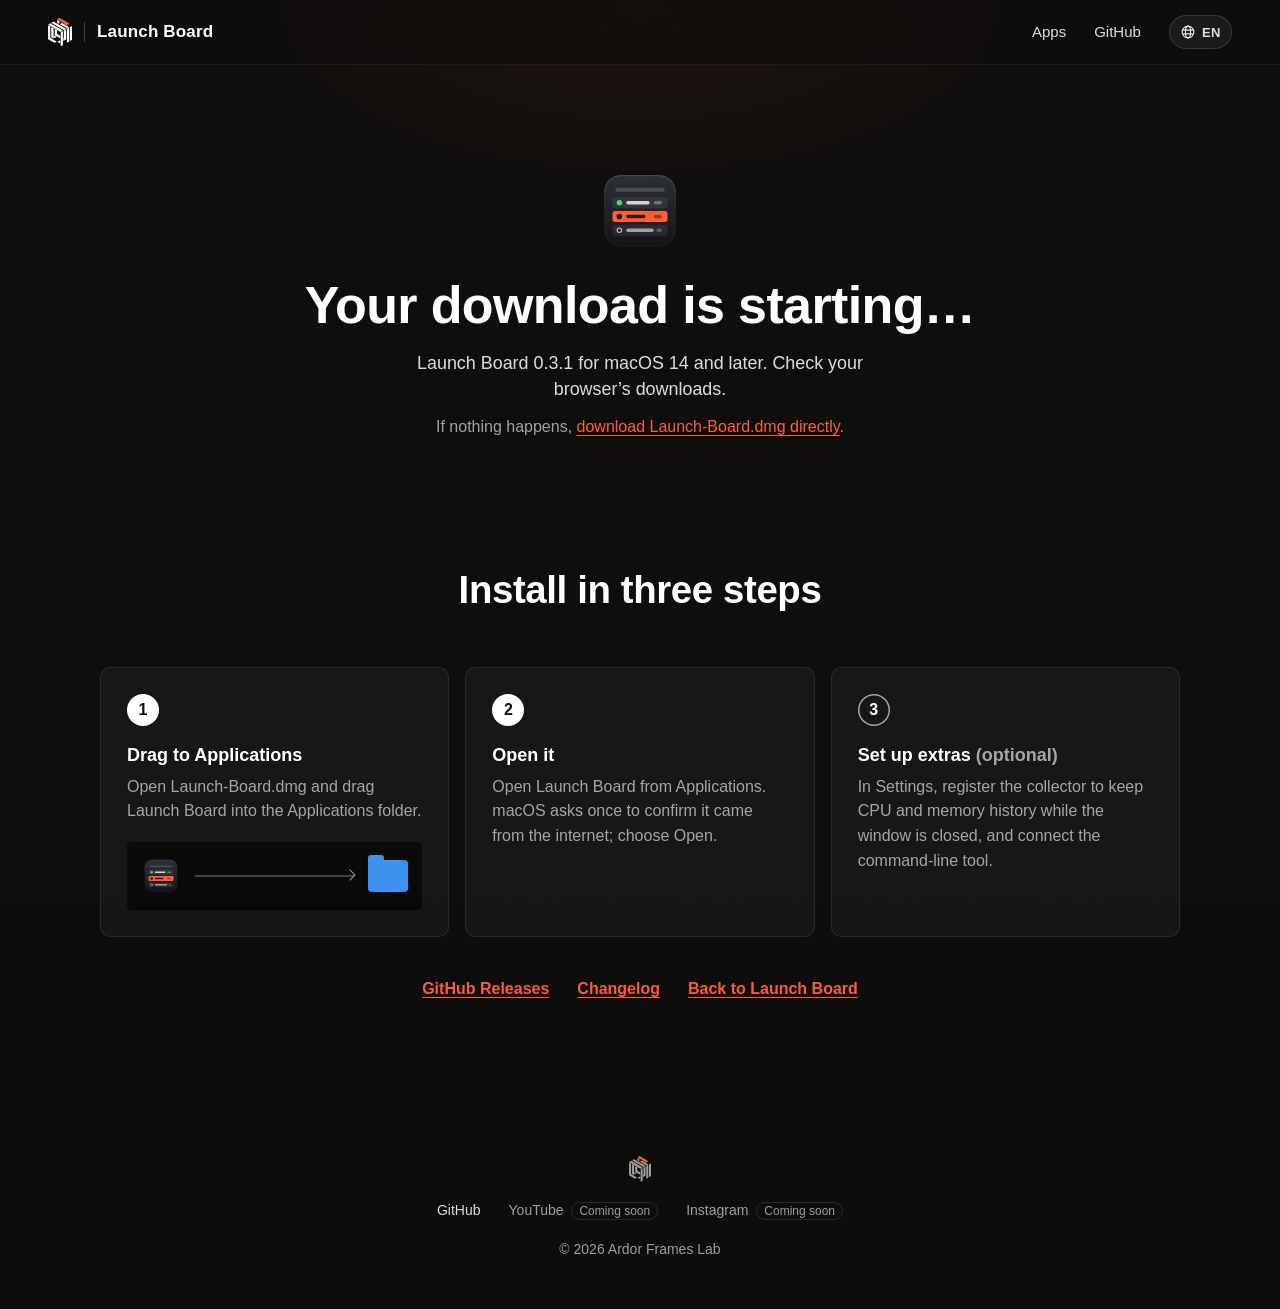
<file: launch-board/download/index.html>
<!doctype html>
<html lang="en">
<head>
<meta charset="utf-8">
<meta name="robots" content="noindex, nofollow">
<meta name="viewport" content="width=device-width, initial-scale=1">
<title>Downloading Launch Board — Ardor Frames Lab</title>
<meta name="description" content="Your Launch Board download is starting. Install in three steps.">
<meta name="color-scheme" content="dark">
<link rel="canonical" href="https://lab.ardorframes.com/launch-board/download/">
<link rel="alternate" hreflang="en" href="https://lab.ardorframes.com/launch-board/download/">
<link rel="alternate" hreflang="ko" href="https://lab.ardorframes.com/ko/launch-board/download/">
<link rel="alternate" hreflang="x-default" href="https://lab.ardorframes.com/launch-board/download/">
<link rel="icon" href="/assets/brand/ardor-frames-lab-cube-orange-sm.svg" type="image/svg+xml">
<link rel="stylesheet" href="/assets/css/tokens.css">
<link rel="stylesheet" href="/assets/css/base.css">
<link rel="stylesheet" href="/assets/css/page.css">
<script src="/assets/js/lang.js"></script>
</head>
<body>
<a class="skip-link" href="#main">Skip to content</a>

<header class="site-header">
  <div class="wrap">
    <div class="brand-lockup">
      <a class="brand" href="/" aria-label="Ardor Frames Lab home">
        <svg class="brand-mark" viewBox="0 0 443 523" aria-hidden="true" focusable="false"><use href="#cube"/></svg>
      </a>
      <a class="brand-app" href="/launch-board/">Launch Board</a>
    </div>
    <nav class="site-nav" aria-label="Main">
      <a href="/#apps">Apps</a>
      <a data-nav="github" href="https://github.com/ardorframes-lab">GitHub</a>
    </nav>
    <div class="lang" data-lang-switch>
      <button class="lang-button" type="button" aria-label="Language / 언어" aria-haspopup="menu" aria-expanded="false" aria-controls="lang-menu">
        <svg viewBox="0 0 20 20" aria-hidden="true" focusable="false" fill="none" stroke="currentColor" stroke-width="1.4"><circle cx="10" cy="10" r="7.3"/><ellipse cx="10" cy="10" rx="3.2" ry="7.3"/><path d="M2.9 7.6h14.2M2.9 12.4h14.2"/></svg><span class="lang-code" aria-hidden="true">EN</span>
      </button>
      <ul class="lang-menu" id="lang-menu" role="menu" aria-label="Language / 언어" hidden>
        <li role="none"><a role="menuitemradio" aria-checked="true" data-lang="en" lang="en" hreflang="en" href="/launch-board/download/">English <svg class="check" viewBox="0 0 14 14" aria-hidden="true" focusable="false" fill="none" stroke="currentColor" stroke-width="2"><path d="M2.5 7.4l3 3 6-6.6"/></svg></a></li>
        <li role="none"><a role="menuitemradio" aria-checked="false" data-lang="ko" lang="ko" hreflang="ko" href="/ko/launch-board/download/">한국어 <svg class="check" viewBox="0 0 14 14" aria-hidden="true" focusable="false" fill="none" stroke="currentColor" stroke-width="2"><path d="M2.5 7.4l3 3 6-6.6"/></svg></a></li>
      </ul>
    </div>
  </div>
</header>

<svg class="defs" aria-hidden="true" focusable="false" width="0" height="0">
  <defs>
    <g id="cube" transform="translate(0,523) scale(.1,-.1)">
      <path class="band-top" d="M1895 5104 c-110 -64 -201 -117 -203 -118 -1 -2 1539 -898 1783 -1037 l30 -17 198 116 c108 64 197 122 196 127 -1 9 -1783 1045 -1797 1045 -4 0 -97 -53 -207 -116z"/>
      <g class="cube-ink">
        <path d="M1692 4614 l3 -236 170 -100 c94 -55 185 -109 203 -120 l32 -20 0 240 0 240 -196 116 c-108 64 -200 116 -205 116 -6 0 -8 -97 -7 -236z"/>
        <path d="M803 4478 c-117 -67 -210 -125 -205 -129 19 -17 2308 -1342 2317 -1342 15 1 430 239 430 247 0 8 -2312 1346 -2323 1346 -4 0 -103 -55 -219 -122z"/>
        <path d="M2380 4224 c-102 -58 -191 -109 -198 -113 -10 -6 755 -460 1283 -762 l30 -17 198 116 c108 64 197 122 196 127 -1 13 -1289 755 -1309 754 -8 0 -98 -47 -200 -105z"/>
        <path d="M230 4154 c-107 -63 -201 -119 -208 -123 -12 -7 2270 -1365 2293 -1364 15 1 425 237 428 246 2 8 -2297 1357 -2311 1357 -4 0 -95 -52 -202 -116z"/>
        <path d="M12 2619 l3 -1291 592 -339 592 -339 203 116 c112 64 206 120 211 123 4 4 -262 160 -592 347 l-600 339 -1 1051 0 1051 -199 117 c-110 64 -202 116 -205 116 -3 0 -5 -581 -4 -1291z"/>
        <path d="M4228 3654 l-198 -116 0 -1284 0 -1284 53 30 c28 17 118 67 199 113 l148 82 0 1288 c0 708 -1 1287 -2 1287 -2 0 -92 -52 -200 -116z"/>
        <path d="M602 2605 l3 -966 213 -119 212 -119 0 963 0 963 -210 122 c-115 66 -212 121 -215 121 -3 0 -4 -434 -3 -965z"/>
        <path d="M3688 3344 l-198 -116 0 -1284 0 -1284 53 30 c28 17 118 67 199 113 l148 82 0 1288 c0 708 -1 1287 -2 1287 -2 0 -92 -52 -200 -116z"/>
        <path d="M1250 2621 l0 -569 78 -45 c42 -25 267 -155 500 -290 l422 -245 0 242 0 243 -290 169 -290 169 0 331 0 332 -204 116 c-112 64 -207 116 -210 116 -3 0 -6 -256 -6 -569z"/>
        <path d="M3128 3032 l-207 -117 -1 -680 0 -680 -45 -28 -45 -29 0 -259 0 -260 58 39 c31 21 146 94 255 161 l197 123 0 924 c0 508 -1 924 -2 924 -2 0 -96 -53 -210 -118z"/>
        <path d="M2550 2697 l-195 -113 -3 -1292 -2 -1292 52 30 c29 17 119 67 200 113 l148 82 0 1293 c0 710 -1 1292 -2 1292 -2 -1 -91 -51 -198 -113z"/>
        <path d="M1123 1980 c-38 -23 -39 -32 -27 -257 l7 -120 56 -31 56 -31 175 100 c96 55 179 104 184 109 8 8 -368 238 -403 247 -9 2 -31 -6 -48 -17z"/>
        <path d="M1997 980 c-131 -81 -241 -150 -243 -153 -3 -2 92 -59 211 -125 l216 -121 34 22 35 22 0 253 c0 138 -3 252 -7 252 -5 -1 -115 -68 -246 -150z"/>
      </g>
    </g>
  </defs>
</svg>

<main id="main">
  <section class="dl-hero" aria-labelledby="dl-title">
    <img src="/assets/brand/launch-board-icon.svg" alt="" width="88" height="88">
    <h1 id="dl-title">Your download is starting…</h1>
    <p class="lead">Launch Board 0.3.1 for macOS 14 and later. Check your browser’s downloads.</p>
    <p class="muted">If nothing happens, <a href="https://github.com/ardorframes-lab/launch-board/releases/latest/download/Launch-Board.dmg">download Launch-Board.dmg directly</a>.</p>
  </section>

  <section class="section" aria-labelledby="steps-title">
    <div class="page-wrap">
      <h2 class="section-title" id="steps-title">Install in three steps</h2>
      <ol class="steps">
        <li class="card">
          <h3>Drag to Applications</h3>
          <p>Open Launch-Board.dmg and drag Launch Board into the Applications folder.</p>
          <div class="drag-demo" aria-hidden="true"><img src="/assets/brand/launch-board-icon.svg" alt=""><span class="arrow"></span><span class="folder"></span></div>
        </li>
        <li class="card">
          <h3>Open it</h3>
          <p>Open Launch Board from Applications. macOS asks once to confirm it came from the internet; choose Open.</p>
        </li>
        <li class="card is-optional">
          <h3>Set up extras <span class="muted">(optional)</span></h3>
          <p>In Settings, register the collector to keep CPU and memory history while the window is closed, and connect the command-line tool.</p>
        </li>
      </ol>
      <div class="next-links">
        <a href="https://github.com/ardorframes-lab/launch-board/releases">GitHub Releases</a>
        <a href="https://github.com/ardorframes-lab/launch-board/blob/main/CHANGELOG.md">Changelog</a>
        <a href="/launch-board/">Back to Launch Board</a>
      </div>
    </div>
  </section>
</main>

<footer class="site-footer">
  <svg class="footer-mark" viewBox="0 0 443 523" aria-hidden="true" focusable="false"><use href="#cube"/></svg>
  <ul class="footer-links">
    <li><a href="https://github.com/ardorframes-lab">GitHub</a></li>
    <li><span class="soon">YouTube <small>Coming soon</small></span></li>
    <li><span class="soon">Instagram <small>Coming soon</small></span></li>
  </ul>
  <p class="copy">© 2026 Ardor Frames Lab</p>
</footer>
</body>
</html>
</file>
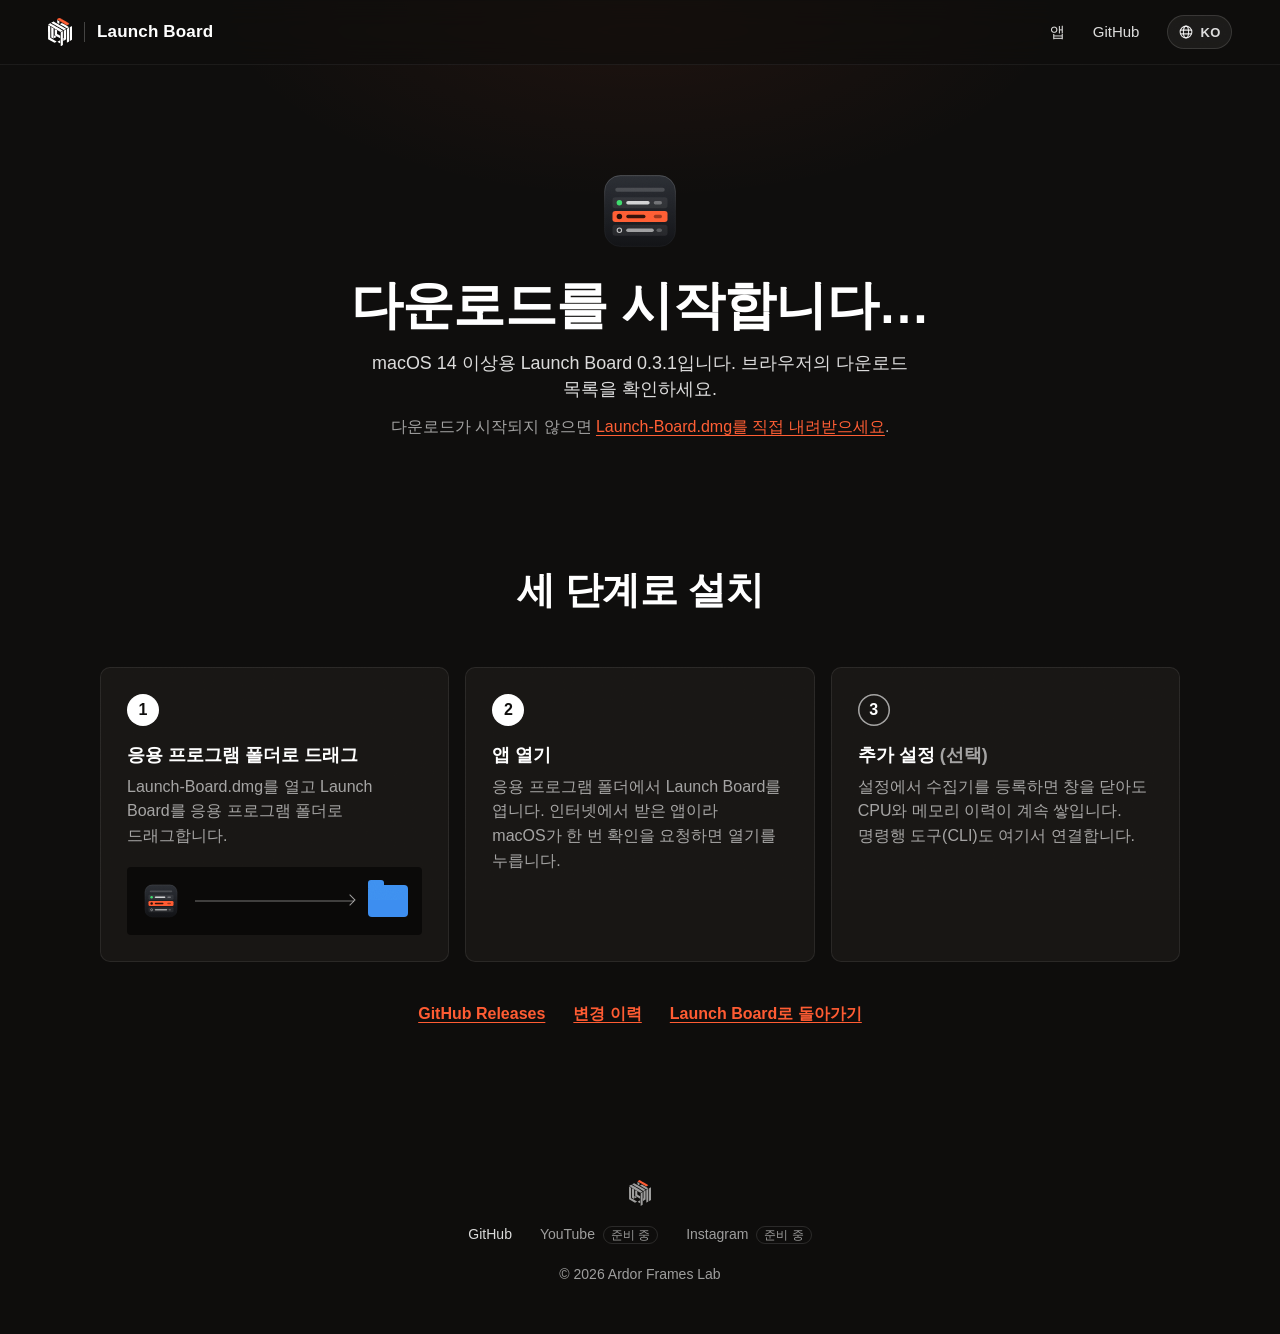
<file: ko/launch-board/download/index.html>
<!doctype html>
<html lang="ko">
<head>
<meta charset="utf-8">
<meta name="robots" content="noindex, nofollow">
<meta name="viewport" content="width=device-width, initial-scale=1">
<title>Launch Board 다운로드 — Ardor Frames Lab</title>
<meta name="description" content="Launch Board 다운로드가 곧 시작됩니다. 세 단계로 설치합니다.">
<meta name="color-scheme" content="dark">
<link rel="canonical" href="https://lab.ardorframes.com/ko/launch-board/download/">
<link rel="alternate" hreflang="en" href="https://lab.ardorframes.com/launch-board/download/">
<link rel="alternate" hreflang="ko" href="https://lab.ardorframes.com/ko/launch-board/download/">
<link rel="alternate" hreflang="x-default" href="https://lab.ardorframes.com/launch-board/download/">
<link rel="icon" href="/assets/brand/ardor-frames-lab-cube-orange-sm.svg" type="image/svg+xml">
<link rel="stylesheet" href="/assets/css/tokens.css">
<link rel="stylesheet" href="/assets/css/base.css">
<link rel="stylesheet" href="/assets/css/page.css">
<script src="/assets/js/lang.js"></script>
</head>
<body>
<a class="skip-link" href="#main">본문으로 건너뛰기</a>

<header class="site-header">
  <div class="wrap">
    <div class="brand-lockup">
      <a class="brand" href="/ko/" aria-label="Ardor Frames Lab 홈">
        <svg class="brand-mark" viewBox="0 0 443 523" aria-hidden="true" focusable="false"><use href="#cube"/></svg>
      </a>
      <a class="brand-app" href="/ko/launch-board/">Launch Board</a>
    </div>
    <nav class="site-nav" aria-label="주 메뉴">
      <a href="/ko/#apps">앱</a>
      <a data-nav="github" href="https://github.com/ardorframes-lab">GitHub</a>
    </nav>
    <div class="lang" data-lang-switch>
      <button class="lang-button" type="button" aria-label="Language / 언어" aria-haspopup="menu" aria-expanded="false" aria-controls="lang-menu">
        <svg viewBox="0 0 20 20" aria-hidden="true" focusable="false" fill="none" stroke="currentColor" stroke-width="1.4"><circle cx="10" cy="10" r="7.3"/><ellipse cx="10" cy="10" rx="3.2" ry="7.3"/><path d="M2.9 7.6h14.2M2.9 12.4h14.2"/></svg><span class="lang-code" aria-hidden="true">KO</span>
      </button>
      <ul class="lang-menu" id="lang-menu" role="menu" aria-label="Language / 언어" hidden>
        <li role="none"><a role="menuitemradio" aria-checked="false" data-lang="en" lang="en" hreflang="en" href="/launch-board/download/">English <svg class="check" viewBox="0 0 14 14" aria-hidden="true" focusable="false" fill="none" stroke="currentColor" stroke-width="2"><path d="M2.5 7.4l3 3 6-6.6"/></svg></a></li>
        <li role="none"><a role="menuitemradio" aria-checked="true" data-lang="ko" lang="ko" hreflang="ko" href="/ko/launch-board/download/">한국어 <svg class="check" viewBox="0 0 14 14" aria-hidden="true" focusable="false" fill="none" stroke="currentColor" stroke-width="2"><path d="M2.5 7.4l3 3 6-6.6"/></svg></a></li>
      </ul>
    </div>
  </div>
</header>

<svg class="defs" aria-hidden="true" focusable="false" width="0" height="0">
  <defs>
    <g id="cube" transform="translate(0,523) scale(.1,-.1)">
      <path class="band-top" d="M1895 5104 c-110 -64 -201 -117 -203 -118 -1 -2 1539 -898 1783 -1037 l30 -17 198 116 c108 64 197 122 196 127 -1 9 -1783 1045 -1797 1045 -4 0 -97 -53 -207 -116z"/>
      <g class="cube-ink">
        <path d="M1692 4614 l3 -236 170 -100 c94 -55 185 -109 203 -120 l32 -20 0 240 0 240 -196 116 c-108 64 -200 116 -205 116 -6 0 -8 -97 -7 -236z"/>
        <path d="M803 4478 c-117 -67 -210 -125 -205 -129 19 -17 2308 -1342 2317 -1342 15 1 430 239 430 247 0 8 -2312 1346 -2323 1346 -4 0 -103 -55 -219 -122z"/>
        <path d="M2380 4224 c-102 -58 -191 -109 -198 -113 -10 -6 755 -460 1283 -762 l30 -17 198 116 c108 64 197 122 196 127 -1 13 -1289 755 -1309 754 -8 0 -98 -47 -200 -105z"/>
        <path d="M230 4154 c-107 -63 -201 -119 -208 -123 -12 -7 2270 -1365 2293 -1364 15 1 425 237 428 246 2 8 -2297 1357 -2311 1357 -4 0 -95 -52 -202 -116z"/>
        <path d="M12 2619 l3 -1291 592 -339 592 -339 203 116 c112 64 206 120 211 123 4 4 -262 160 -592 347 l-600 339 -1 1051 0 1051 -199 117 c-110 64 -202 116 -205 116 -3 0 -5 -581 -4 -1291z"/>
        <path d="M4228 3654 l-198 -116 0 -1284 0 -1284 53 30 c28 17 118 67 199 113 l148 82 0 1288 c0 708 -1 1287 -2 1287 -2 0 -92 -52 -200 -116z"/>
        <path d="M602 2605 l3 -966 213 -119 212 -119 0 963 0 963 -210 122 c-115 66 -212 121 -215 121 -3 0 -4 -434 -3 -965z"/>
        <path d="M3688 3344 l-198 -116 0 -1284 0 -1284 53 30 c28 17 118 67 199 113 l148 82 0 1288 c0 708 -1 1287 -2 1287 -2 0 -92 -52 -200 -116z"/>
        <path d="M1250 2621 l0 -569 78 -45 c42 -25 267 -155 500 -290 l422 -245 0 242 0 243 -290 169 -290 169 0 331 0 332 -204 116 c-112 64 -207 116 -210 116 -3 0 -6 -256 -6 -569z"/>
        <path d="M3128 3032 l-207 -117 -1 -680 0 -680 -45 -28 -45 -29 0 -259 0 -260 58 39 c31 21 146 94 255 161 l197 123 0 924 c0 508 -1 924 -2 924 -2 0 -96 -53 -210 -118z"/>
        <path d="M2550 2697 l-195 -113 -3 -1292 -2 -1292 52 30 c29 17 119 67 200 113 l148 82 0 1293 c0 710 -1 1292 -2 1292 -2 -1 -91 -51 -198 -113z"/>
        <path d="M1123 1980 c-38 -23 -39 -32 -27 -257 l7 -120 56 -31 56 -31 175 100 c96 55 179 104 184 109 8 8 -368 238 -403 247 -9 2 -31 -6 -48 -17z"/>
        <path d="M1997 980 c-131 -81 -241 -150 -243 -153 -3 -2 92 -59 211 -125 l216 -121 34 22 35 22 0 253 c0 138 -3 252 -7 252 -5 -1 -115 -68 -246 -150z"/>
      </g>
    </g>
  </defs>
</svg>

<main id="main">
  <section class="dl-hero" aria-labelledby="dl-title">
    <img src="/assets/brand/launch-board-icon.svg" alt="" width="88" height="88">
    <h1 id="dl-title">다운로드를 시작합니다…</h1>
    <p class="lead">macOS 14 이상용 Launch Board 0.3.1입니다. 브라우저의 다운로드 목록을 확인하세요.</p>
    <p class="muted">다운로드가 시작되지 않으면 <a href="https://github.com/ardorframes-lab/launch-board/releases/latest/download/Launch-Board.dmg">Launch-Board.dmg를 직접 내려받으세요</a>.</p>
  </section>

  <section class="section" aria-labelledby="steps-title">
    <div class="page-wrap">
      <h2 class="section-title" id="steps-title">세 단계로 설치</h2>
      <ol class="steps">
        <li class="card">
          <h3>응용 프로그램 폴더로 드래그</h3>
          <p>Launch-Board.dmg를 열고 Launch Board를 응용 프로그램 폴더로 드래그합니다.</p>
          <div class="drag-demo" aria-hidden="true"><img src="/assets/brand/launch-board-icon.svg" alt=""><span class="arrow"></span><span class="folder"></span></div>
        </li>
        <li class="card">
          <h3>앱 열기</h3>
          <p>응용 프로그램 폴더에서 Launch Board를 엽니다. 인터넷에서 받은 앱이라 macOS가 한 번 확인을 요청하면 열기를 누릅니다.</p>
        </li>
        <li class="card is-optional">
          <h3>추가 설정 <span class="muted">(선택)</span></h3>
          <p>설정에서 수집기를 등록하면 창을 닫아도 CPU와 메모리 이력이 계속 쌓입니다. 명령행 도구(CLI)&#8288;도 여기서 연결합니다.</p>
        </li>
      </ol>
      <div class="next-links">
        <a href="https://github.com/ardorframes-lab/launch-board/releases">GitHub Releases</a>
        <a href="https://github.com/ardorframes-lab/launch-board/blob/main/CHANGELOG.md">변경 이력</a>
        <a href="/ko/launch-board/">Launch Board로 돌아가기</a>
      </div>
    </div>
  </section>
</main>

<footer class="site-footer">
  <svg class="footer-mark" viewBox="0 0 443 523" aria-hidden="true" focusable="false"><use href="#cube"/></svg>
  <ul class="footer-links">
    <li><a href="https://github.com/ardorframes-lab">GitHub</a></li>
    <li><span class="soon">YouTube <small>준비 중</small></span></li>
    <li><span class="soon">Instagram <small>준비 중</small></span></li>
  </ul>
  <p class="copy">© 2026 Ardor Frames Lab</p>
</footer>
</body>
</html>
</file>
<file: assets/css/tokens.css>
:root {
  color-scheme: dark;

  --orange: #FF5C33;
  --orange-hover: #E3522D;
  --orange-tint: rgba(255, 92, 51, .10);
  --steel: #D5DAE3;
  --on-orange: #000;            --bg: #0E0D0C;            --bg-sunk: #0A0908;
  --surface: #181614;
  --ink: #fff;
  --ink-85: rgba(255, 255, 255, .85);
  --ink-60: rgba(255, 255, 255, .60);  --layer-06: rgba(255, 255, 255, .06);
  --layer-08: rgba(255, 255, 255, .08);
  --layer-12: rgba(255, 255, 255, .12);
  --layer-22: rgba(255, 255, 255, .22);
  --accent-text: #FF5C33;              --focus: #FF5C33;
  --shadow-lift: 0 12px 32px -14px rgba(255, 92, 51, .28);
  --shadow-window: 0 0 0 1px rgba(255,255,255,.14), 0 40px 100px -30px rgba(0,0,0,.9);

  --ok: #3DDC6B;
  --ok-dot: #3DDC6B;
  --ok-tint: rgba(61, 220, 107, .14);
  --bad: #FF6B5E;
  --bad-dot: #FF6B5E;
  --bad-tint: rgba(255, 107, 94, .14);
  --wait: #B7BECB;
  --wait-tint: rgba(213, 218, 227, .12);
  --unk: #F5B83D;
  --unk-tint: rgba(245, 184, 61, .14);

  --font-display: Futura, "Futura PT", "Century Gothic", -apple-system, BlinkMacSystemFont, "Apple SD Gothic Neo", "Noto Sans KR", sans-serif;
  --font-body: -apple-system, BlinkMacSystemFont, "Apple SD Gothic Neo", "Noto Sans KR", sans-serif;
  --font-code: ui-monospace, "SF Mono", Menlo, monospace;

  --t-12: .75rem;
  --t-14: .875rem;
  --t-16: 1rem;
  --t-18: 1.125rem;
  --t-21: 1.3125rem;
  --t-24: 1.5rem;
  --t-36: 2.25rem;
  --t-48: 3rem;
  --t-72: 4.5rem;

  --r-ui: 4px;
  --r-card: 10px;
  --r-window: 12px;
  --r-pill: 999px;

  --gutter: clamp(16px, 4vw, 48px);
  --max: 1200px;
  --measure: 38rem;

  --ease: ease;
  --dur: .25s;
}

@media (prefers-reduced-motion: reduce) {
  :root { --dur: 0s; }
}
</file>
<file: assets/css/base.css>
@property --band {
  syntax: "<color>";
  inherits: true;
  initial-value: #FF5C33;
}

:root {
  --ease-out: cubic-bezier(.16, 1, .3, 1);
}

*, *::before, *::after { box-sizing: border-box; }

html {
  -webkit-text-size-adjust: 100%;
  text-size-adjust: 100%;
  scroll-padding-top: 80px;   }
html:lang(ko) { word-break: keep-all; overflow-wrap: break-word; }

body {
  margin: 0;
  background: var(--bg);
  color: var(--ink);
  font-family: var(--font-body);
  font-size: 1rem;
  line-height: 1.55;
  -webkit-font-smoothing: antialiased;
  overflow-x: clip;
}

body::after {
  content: "";
  position: fixed;
  inset: 0;
  z-index: 50;
  pointer-events: none;
  opacity: .07;
  background-image: url("data:image/svg+xml,%3Csvg xmlns='http://www.w3.org/2000/svg' width='180' height='180'%3E%3Cfilter id='n'%3E%3CfeTurbulence type='fractalNoise' baseFrequency='.9' numOctaves='2' stitchTiles='stitch'/%3E%3CfeColorMatrix values='0 0 0 0 1 0 0 0 0 1 0 0 0 0 1 0 0 0 .9 0'/%3E%3C/filter%3E%3Crect width='100%25' height='100%25' filter='url(%23n)'/%3E%3C/svg%3E");
  background-size: 180px 180px;
  mix-blend-mode: overlay;
}

img, svg { display: block; max-width: 100%; }
h1, h2, h3, h4, h5, p { margin: 0; }
ul { margin: 0; padding: 0; list-style: none; }

a { color: var(--accent-text); text-underline-offset: .2em; text-decoration-thickness: 1px; }
a:hover { text-decoration-thickness: 2px; }

:focus-visible {
  outline: 2px solid var(--focus);
  outline-offset: 3px;
  border-radius: var(--r-ui);
}

.visually-hidden {
  position: absolute !important;
  width: 1px; height: 1px;
  overflow: hidden;
  clip-path: inset(50%);
  white-space: nowrap;
}
.defs { position: absolute; width: 0; height: 0; overflow: hidden; }

.skip-link {
  position: absolute;
  left: 16px; top: -48px;
  z-index: 60;
  padding: 8px 12px;
  background: var(--orange);
  color: var(--on-orange);
  font-weight: 700;
  border-radius: var(--r-ui);
  text-decoration: none;
}
.skip-link:focus { top: 12px; }

#cube .band-top {
  fill: var(--band);
  stroke: var(--band-stroke, none);
  stroke-width: var(--band-boost, 0);
  stroke-linejoin: round;
}
#cube .cube-ink { fill: var(--cube-ink, currentColor); }

.site-header {
  position: sticky;
  top: 0;
  z-index: 40;
  background: rgba(14, 13, 12, .72);
  -webkit-backdrop-filter: blur(14px) saturate(140%);
  backdrop-filter: blur(14px) saturate(140%);
  border-bottom: 1px solid var(--layer-06);
}
@media (prefers-reduced-transparency: reduce) {
  .site-header { background: var(--bg); -webkit-backdrop-filter: none; backdrop-filter: none; }
}
.site-header .wrap {
  display: flex;
  align-items: center;
  flex-wrap: wrap;
  gap: 4px clamp(14px, 2.4vw, 28px);
  min-height: 64px;
  padding: 6px var(--gutter);
}

.brand {
  display: inline-flex;
  align-items: center;
  gap: 10px;
  margin-right: auto;
  color: var(--ink);
  text-decoration: none;
}
.brand-lockup {
  display: flex;
  align-items: center;
  gap: 12px;
  min-width: 0;
  margin-right: auto;
}
.brand-lockup .brand { margin-right: 0; }
.brand-app {
  padding-left: 12px;
  border-left: 1px solid var(--layer-22);
  font-family: var(--font-display);
  font-weight: 800;
  font-size: 1.0625rem;
  line-height: 1.2;
  letter-spacing: .01em;
  color: var(--ink);
  text-decoration: none;
  overflow-wrap: anywhere;
}
a.brand-app:hover { text-decoration: underline; text-underline-offset: .25em; }
.brand-mark {
  width: 24px;
  height: auto;
  flex: none;
  color: var(--ink);
  --band-stroke: var(--orange);
  --band-boost: 110;
}
.brand-word {
  font-family: var(--font-display);
  font-weight: 800;
  font-size: 1.0625rem;   letter-spacing: .06em;
  text-transform: uppercase;
  white-space: nowrap;
}

.site-nav { display: flex; align-items: center; gap: clamp(14px, 2.4vw, 28px); }
.site-nav a {
  color: var(--ink-85);
  text-decoration: none;
  font-size: .9375rem;
  font-weight: 500;
}
.site-nav a:hover { color: var(--ink); }

.lang { position: relative; }
.lang-button {
  display: inline-flex;
  align-items: center;
  gap: 6px;
  min-height: 34px;
  padding: 0 10px;
  border: 1px solid var(--layer-12);
  border-radius: var(--r-pill);
  background: var(--layer-06);
  color: var(--ink-85);
  font: 600 .8125rem/1 var(--font-body);
  letter-spacing: .04em;
  cursor: pointer;
}
.lang-button svg { width: 16px; height: 16px; }
.lang-button:hover { background: var(--layer-12); color: var(--ink); }
.lang-button[aria-expanded="true"] { background: var(--layer-12); color: var(--ink); }

.lang-menu {
  position: absolute;
  right: 0;
  top: calc(100% + 10px);
  z-index: 10;
  min-width: 168px;
  margin: 0;
  padding: 4px;
  list-style: none;
  background: var(--surface);
  border: 1px solid var(--layer-12);
  border-radius: var(--r-ui);
  box-shadow: 0 16px 40px -16px rgba(0, 0, 0, .6);
  opacity: 0;
  transform: translateY(-4px);
  transition: opacity var(--dur) var(--ease), transform var(--dur) var(--ease);
}
.lang-menu[hidden] { display: none; }
.lang-menu.is-open { opacity: 1; transform: none; }
.lang-menu a {
  display: flex;
  align-items: center;
  justify-content: space-between;
  gap: 16px;
  padding: 8px 10px;
  border-radius: 3px;
  color: var(--ink);
  text-decoration: none;
  font-size: var(--t-14);
}
.lang-menu a:hover,
.lang-menu a:focus-visible { background: var(--layer-08); outline: none; }
.lang-menu a:focus-visible { box-shadow: inset 0 0 0 2px var(--focus); }
.lang-menu .check { width: 14px; height: 14px; color: var(--accent-text); visibility: hidden; }
.lang-menu a[aria-checked="true"] .check { visibility: visible; }
.lang-menu a[aria-checked="true"] { font-weight: 600; }


.btn {
  display: inline-flex;
  align-items: center;
  justify-content: center;
  gap: 8px;
  min-height: 46px;
  padding: 0 22px;
  border: 1px solid transparent;
  border-radius: var(--r-ui);
  background: var(--orange);
  color: var(--on-orange);
  font: 700 1rem/1 var(--font-body);
  text-decoration: none;
  max-width: 100%;
  padding-block: 12px;      text-align: center;
  line-height: 1.2;
  cursor: pointer;
  transition: background-color var(--dur) ease, border-color var(--dur) ease, transform var(--dur) var(--ease-out);
}
.btn:hover { background: var(--orange-hover); text-decoration: none; }
.btn:active { transform: translateY(1px) scale(.99); }
.btn svg { width: 18px; height: 18px; flex: none; }
.btn-secondary { background: var(--layer-06); border-color: var(--layer-22); color: var(--ink); }
.btn-secondary:hover { background: var(--layer-12); border-color: var(--ink-60); }
.btn-row { display: flex; flex-wrap: wrap; justify-content: center; gap: 12px; margin-top: 28px; }

.badges {
  display: flex;
  flex-wrap: wrap;
  justify-content: center;
  gap: 8px;
  margin-top: 22px;
}
.badges li {
  padding: 5px 12px 6px;
  border-radius: var(--r-pill);
  border: 1px solid var(--layer-12);
  background: var(--layer-06);
  color: var(--ink-85);
  font-size: .8125rem;
  font-weight: 600;
  line-height: 1.3;
  white-space: nowrap;
}
.badges li span { color: var(--ink-60); font-weight: 500; }

.showcase {
  width: 100%;
  max-width: 1180px;
  margin: clamp(48px, 7vw, 88px) 0 0;
  perspective: 1800px;
}
.float {
  position: relative;
  transform-origin: 50% 100%;
}
.float::after {
  content: "";
  position: absolute;
  left: 8%;
  right: 8%;
  bottom: -54px;
  height: 60px;
  background: radial-gradient(closest-side, rgba(255, 92, 51, .14), transparent);
  pointer-events: none;
  z-index: -1;
}
.shot { container-type: inline-size; }
.showcase figcaption {
  margin-top: 28px;
  font-size: .875rem;
  color: var(--ink-60);
  text-align: center;
}

.window {
  --w-bg: #1B1A19;
  --w-side: #222120;
  --w-bar: #262524;
  --w-line: rgba(255, 255, 255, .08);
  --w-ink: #ECEBE9;
  --w-ink-2: #A29E99;
  --w-sel: rgba(255, 92, 51, .15);
  --w-sel-ink: #fff;
  font-size: min(13px, calc(100cqi / 92));
  font-family: var(--font-body);
  color: var(--w-ink);
  background: var(--w-bg);
  border-radius: var(--r-window);
  box-shadow:
    0 0 0 1px rgba(255, 255, 255, .14),
    inset 0 1px 0 rgba(255, 255, 255, .08),
    0 60px 120px -40px rgba(0, 0, 0, .95),
    0 30px 60px -30px rgba(0, 0, 0, .8);
  overflow: hidden;
  line-height: 1.35;
  text-align: left;
  user-select: none;
}
.win-titlebar {
  display: grid;
  grid-template-columns: 15em minmax(0, 1fr) auto;
  align-items: center;
  height: 3.7em;
  background: var(--w-bar);
  border-bottom: 1px solid var(--w-line);
}
.traffic { display: flex; gap: .62em; padding-left: 1.4em; }
.traffic i { width: 1em; height: 1em; border-radius: 50%; background: #FF5F57; }
.traffic i:nth-child(2) { background: #FEBC2E; }
.traffic i:nth-child(3) { background: #28C840; }
.win-title { padding-left: 1.4em; font-weight: 700; font-size: 1.05em; display: flex; align-items: baseline; gap: .7em; }
.win-title span { font-weight: 500; color: var(--w-ink-2); font-size: .92em; }
.win-tools { display: flex; align-items: center; gap: .7em; padding-right: 1.2em; }
.win-seg { display: flex; padding: .18em; border-radius: .5em; background: var(--w-line); font-size: .92em; }
.win-seg b, .win-seg span { padding: .25em .8em; border-radius: .38em; font-weight: 500; }
.win-seg b { background: var(--w-bg); font-weight: 600; }
.win-search {
  display: flex; align-items: center; gap: .45em;
  width: 15em; padding: .32em .6em;
  border-radius: .5em; background: var(--w-line);
  color: var(--w-ink-2); font-size: .92em;
}
.win-search svg { width: 1em; height: 1em; }
.win-icon-btn { width: 1.6em; height: 1.6em; color: var(--w-ink-2); }

.win-body { display: grid; grid-template-columns: 15em minmax(0, 1fr) 24em; min-height: 34em; }
.win-side { background: var(--w-side); border-right: 1px solid var(--w-line); padding: .9em .7em; }
.win-side h4 { margin: 1em .6em .35em; font-size: .8em; font-weight: 700; color: var(--w-ink-2); }
.win-side h4:first-child { margin-top: 0; }
.win-side li { display: flex; align-items: center; gap: .55em; padding: .32em .6em; border-radius: .42em; }
.win-side li.is-active { background: var(--w-line); font-weight: 600; }
.win-side li em { margin-left: auto; font-style: normal; color: var(--w-ink-2); font-size: .88em; font-variant-numeric: tabular-nums; }
.win-side .sw { width: .75em; height: .75em; border-radius: .2em; opacity: .75; flex: none; }
.win-side .host { width: .55em; height: .55em; border-radius: 50%; flex: none; background: var(--ok); }
.win-side .host.is-off { background: transparent; box-shadow: inset 0 0 0 1.5px var(--w-ink-2); }
.win-side .ro { font-size: .78em; color: var(--w-ink-2); border: 1px solid var(--w-line); border-radius: .3em; padding: 0 .35em; margin-left: auto; }

.win-main { min-width: 0; display: flex; flex-direction: column; }
.win-main-head { display: flex; align-items: center; gap: .6em; padding: .8em 1.1em; border-bottom: 1px solid var(--w-line); }
.win-main-head strong { font-size: 1.08em; }
.win-main-head span { color: var(--w-ink-2); }
.chip { padding: .15em .65em; border-radius: 99em; border: 1px solid var(--w-line); color: var(--w-ink-2); font-size: .88em; }
.chip:first-of-type { margin-left: auto; }
.chip.is-on { background: var(--w-ink); color: var(--w-bg); border-color: transparent; }

.svc { width: 100%; border-collapse: collapse; font-size: .96em; }
.svc th { text-align: left; font-weight: 600; font-size: .84em; color: var(--w-ink-2); padding: .55em .7em; border-bottom: 1px solid var(--w-line); white-space: nowrap; }
.svc td { padding: .58em .7em; border-bottom: 1px solid var(--w-line); white-space: nowrap; }
.svc th:first-child, .svc td:first-child { padding-left: 1.1em; }
.svc .num { text-align: right; font-variant-numeric: tabular-nums; }
.svc .label { font-family: var(--font-code); font-size: .94em; }
.svc .dim { color: var(--w-ink-2); }
.svc tr.is-selected td { background: var(--w-sel); color: var(--w-sel-ink); }
.svc tr.is-selected .dim { color: inherit; opacity: .75; }
.svc .star { color: var(--accent-text); margin-right: .3em; font-family: var(--font-body); }

.badge {
  display: inline-flex; align-items: center; gap: .42em;
  padding: .12em .6em .14em .5em;
  border-radius: 99em; font-size: .86em; font-weight: 600; line-height: 1.4; white-space: nowrap;
}
.badge::before { content: ""; width: .55em; height: .55em; border-radius: 50%; background: currentColor; flex: none; }
.badge.run { color: var(--ok); background: var(--ok-tint); }
.badge.wait { color: var(--wait); background: var(--wait-tint); }
.badge.wait::before { background: transparent; box-shadow: inset 0 0 0 .14em currentColor; border-radius: .12em; }
.badge.fail { color: var(--bad); background: var(--bad-tint); }
.badge.fail::before { border-radius: .1em; transform: rotate(45deg) scale(.85); }
.badge.unk { color: var(--unk); background: var(--unk-tint); }
.badge.unk::before { background: transparent; box-shadow: inset 0 0 0 .14em currentColor; }
.badge.na { color: var(--w-ink-2); background: transparent; padding-left: 0; }
.badge.na::before { display: none; }

.win-detail { border-left: 1px solid var(--w-line); padding: 1.2em 1.3em; display: flex; flex-direction: column; gap: 1.05em; min-width: 0; }
.win-detail .d-label { font-family: var(--font-code); font-size: 1.18em; font-weight: 600; overflow-wrap: anywhere; }
.win-detail .d-badges { display: flex; gap: .5em; flex-wrap: wrap; margin-top: .55em; }
.win-detail dl { margin: 0; display: grid; grid-template-columns: 6.4em minmax(0, 1fr); gap: .42em .8em; font-size: .92em; }
.win-detail dt { color: var(--w-ink-2); }
.win-detail dd { margin: 0; overflow-wrap: anywhere; }
.win-detail dd code { font-family: var(--font-code); font-size: .95em; }
.d-graph h5 { margin: 0 0 .35em; font-size: .82em; font-weight: 600; color: var(--w-ink-2); display: flex; justify-content: space-between; }
.d-graph h5 b { color: var(--w-ink); font-variant-numeric: tabular-nums; }
.d-graph svg { width: 100%; height: 3.4em; display: block; }
.d-graph .area { fill: var(--orange); opacity: .16; }
.d-graph .line { fill: none; stroke: var(--orange); stroke-width: 1.5; vector-effect: non-scaling-stroke; }
.d-graph .line.alt { stroke: var(--w-ink-2); }
.d-graph .area.alt { fill: var(--w-ink-2); opacity: .12; }
.d-graph .base { stroke: var(--w-line); stroke-width: 1; vector-effect: non-scaling-stroke; }
.d-actions { display: flex; gap: .5em; margin-top: auto; }
.d-actions span { flex: 1; text-align: center; padding: .38em 0; border-radius: .45em; border: 1px solid var(--w-line); background: var(--w-bar); font-weight: 600; font-size: .92em; }
.d-actions span.is-dim { opacity: .4; }
.d-note { font-size: .82em; color: var(--w-ink-2); margin-top: -.5em; }

.win-status { display: flex; gap: 1.4em; padding: .55em 1.1em; border-top: 1px solid var(--w-line); background: var(--w-bar); color: var(--w-ink-2); font-size: .86em; }
.win-status span:last-child { margin-left: auto; }

@container (max-width: 700px) {
  .window { font-size: calc(100cqi / 30); }
  .win-titlebar { grid-template-columns: auto minmax(0, 1fr); }
  .win-tools, .win-side, .win-detail, .svc .col-wide, .svc th:nth-child(3), .svc td:nth-child(3) { display: none; }
  .win-body { grid-template-columns: minmax(0, 1fr); min-height: 0; }
  .win-status span:nth-child(2) { display: none; }
  .chip:not(.is-on) { display: none; }
}


.demo {
  width: min(100%, 880px);
  margin: clamp(64px, 8vw, 112px) 0 0;
}
.demo-window {
  font-size: 13px;
  background: #15120F;
  border-radius: var(--r-window);
  box-shadow:
    0 0 0 1px rgba(255, 255, 255, .14),
    inset 0 1px 0 rgba(255, 255, 255, .08),
    0 50px 90px -40px rgba(0, 0, 0, .95),
    0 24px 50px -30px rgba(0, 0, 0, .8);
  overflow: hidden;
}
.demo-bar {
  position: relative;
  display: flex;
  align-items: center;
  height: 3.1em;
  background: #262524;
  border-bottom: 1px solid var(--layer-08);
}
.demo-bar .traffic { padding-left: 1.3em; }
.demo-title {
  position: absolute;
  inset: 0;
  display: grid;
  place-items: center;
  font-size: 1em;
  font-weight: 600;
  color: var(--ink-60);
  pointer-events: none;
}
.demo-screen {
  position: relative;
  aspect-ratio: 16 / 10;
  background:
    radial-gradient(60% 55% at 50% 42%, rgba(255, 92, 51, .075), transparent 72%),
    #12100E;
  overflow: hidden;
  container-type: inline-size;
}
.demo-screen video {
  position: absolute;
  inset: 0;
  width: 100%;
  height: 100%;
  object-fit: cover;
  background: #12100E;
  display: none;
}
.demo.has-video video { display: block; }

.demo-placeholder {
  position: absolute;
  inset: 0;
  display: grid;
  place-content: center;
  justify-items: center;
  gap: 14px;
  text-align: center;
  color: var(--ink-60);
}
.demo.has-video .demo-placeholder { display: none; }
.demo-placeholder::before {
  content: "";
  position: absolute;
  inset: 0;
  background: repeating-linear-gradient(180deg, rgba(255, 255, 255, .035) 0 1px, transparent 1px 4px);
  pointer-events: none;
}
.demo-tc {
  position: absolute;
  top: 26px;
  left: 28px;
  font: 500 .75rem/1 var(--font-code);
  letter-spacing: .08em;
  color: var(--ink-60);
  opacity: .8;
  font-variant-numeric: tabular-nums;
}
.demo-corners { position: absolute; inset: 12px; pointer-events: none; }
.demo-corners i { position: absolute; width: 12px; height: 12px; border: 0 solid var(--layer-22); }
.demo-corners i:nth-child(1) { top: 0; left: 0; border-top-width: 1px; border-left-width: 1px; }
.demo-corners i:nth-child(2) { top: 0; right: 0; border-top-width: 1px; border-right-width: 1px; }
.demo-corners i:nth-child(3) { bottom: 0; left: 0; border-bottom-width: 1px; border-left-width: 1px; }
.demo-corners i:nth-child(4) { bottom: 0; right: 0; border-bottom-width: 1px; border-right-width: 1px; }
.demo-play {
  position: relative;
  width: 64px;
  height: 64px;
  border-radius: 50%;
  border: 1px solid var(--layer-22);
  background: var(--layer-06);
  display: grid;
  place-items: center;
}
.demo-play svg { width: 22px; height: 22px; margin-left: 3px; fill: var(--ink-85); }
.demo-cap { position: relative; font-size: .875rem; letter-spacing: .02em; }

.demo-toggle {
  position: absolute;
  right: 14px;
  bottom: 14px;
  width: 44px;
  height: 44px;
  display: none;
  place-items: center;
  border-radius: 50%;
  border: 1px solid var(--layer-22);
  background: rgba(14, 13, 12, .62);
  -webkit-backdrop-filter: blur(8px);
  backdrop-filter: blur(8px);
  color: var(--ink);
  cursor: pointer;
  opacity: 0;
  transition: opacity var(--dur) ease, transform var(--dur) var(--ease-out);
}
.demo.has-video .demo-toggle { display: grid; }
.demo-toggle svg { width: 16px; height: 16px; fill: currentColor; }
.demo-toggle .i-play { display: none; margin-left: 2px; }
.demo.is-paused .demo-toggle .i-play { display: block; }
.demo.is-paused .demo-toggle .i-pause { display: none; }
.demo-screen:hover .demo-toggle,
.demo-toggle:focus-visible,
.demo.is-paused .demo-toggle { opacity: 1; }
.demo.is-paused .demo-toggle {
  right: 50%; bottom: 50%;
  width: 64px; height: 64px;
  transform: translate(50%, 50%);
}
.demo.is-paused .demo-toggle svg { width: 22px; height: 22px; }
.demo-toggle:active { transform: scale(.96); }
.demo.is-paused .demo-toggle:active { transform: translate(50%, 50%) scale(.96); }
.demo figcaption {
  margin-top: 24px;
  font-size: .875rem;
  color: var(--ink-60);
  text-align: center;
}
@media (max-width: 30em) {
  .demo-window { font-size: 12px; }
  .demo-play { width: 52px; height: 52px; }
  .demo-play svg { width: 18px; height: 18px; }
  .demo-tc { top: 22px; left: 24px; }
}


.site-footer {
  display: grid;
  justify-items: center;
  gap: 18px;
  padding: clamp(96px, 12vw, 160px) var(--gutter) 48px;
  text-align: center;
  color: var(--ink-60);
  font-size: .875rem;
}
.footer-mark { width: 22px; height: auto; color: var(--ink-60); --band: #FF5C33; }
.footer-links { display: flex; flex-wrap: wrap; justify-content: center; gap: 10px 28px; }
.footer-links a { color: var(--ink-85); text-decoration: none; }
.footer-links a:hover { color: var(--ink); text-decoration: underline; }
.soon { color: var(--ink-60); }
.soon small { margin-left: 4px; font-size: .75rem; padding: 1px 7px; border-radius: var(--r-pill); border: 1px solid var(--layer-12); }


@media (max-width: 30em) {
  .site-header .wrap { padding-inline: 16px; }
  .brand-word { font-size: .9375rem; letter-spacing: .04em; }
  .brand-app { font-size: .9375rem; }
  .site-nav { gap: 14px; }
  .site-footer { padding-inline: 16px; }
  .badges li { font-size: .75rem; }
}
@media (max-width: 22.5em) {
  .brand-word { display: none; }
}

@media (prefers-reduced-motion: no-preference) {
  @supports (animation-timeline: scroll()) {
    .float {
      animation: settle linear both;
      animation-timeline: view();
      animation-range: entry 0% cover 42%;
    }
    @keyframes settle {
      from { transform: translateY(64px) rotateX(18deg) scale(.94); }
      to   { transform: none; }
    }
  }
}
</file>
<file: assets/css/home.css>
.hero {
  position: relative;
  display: grid;
  justify-items: center;
  text-align: center;
  padding: clamp(28px, 4vw, 52px) var(--gutter) clamp(56px, 20vh, 200px);
  isolation: isolate;
}
.hero::before {
  content: "";
  position: absolute;
  inset: -64px 0 0;
  z-index: -1;
  background:
    radial-gradient(38% 58% at 50% 0%, rgba(255, 255, 255, .055), transparent 70%),
    radial-gradient(60% 40% at 50% 34%, rgba(255, 92, 51, .05), transparent 75%);
  pointer-events: none;
}

.stage {
  position: relative;
  padding: clamp(18px, 2.4vw, 30px) clamp(28px, 3.6vw, 48px);
}

.viewfinder { position: absolute; inset: 0; pointer-events: none; }
.viewfinder i {
  position: absolute;
  width: 11px; height: 11px;
  border: 0 solid var(--layer-22);
}
.viewfinder i:nth-child(1) { top: 0; left: 0; border-top-width: 1px; border-left-width: 1px; }
.viewfinder i:nth-child(2) { top: 0; right: 0; border-top-width: 1px; border-right-width: 1px; }
.viewfinder i:nth-child(3) { bottom: 0; left: 0; border-bottom-width: 1px; border-left-width: 1px; }
.viewfinder i:nth-child(4) { bottom: 0; right: 0; border-bottom-width: 1px; border-right-width: 1px; }

.monolith {
  position: relative;
  width: clamp(92px, 10vw, 148px);
  aspect-ratio: 443 / 523;
}
.cube {
  position: relative;
  z-index: 1;
  width: 100%;
  height: 100%;
  filter: drop-shadow(0 14px 18px rgba(0, 0, 0, .55));
}

.halo {
  position: absolute;
  z-index: 0;
  left: 18%;
  top: -22%;
  width: 104%;
  height: 62%;
  background: radial-gradient(closest-side, rgba(255, 92, 51, .34), rgba(255, 92, 51, .12) 55%, transparent);
  filter: blur(4px);
  opacity: .8;
  pointer-events: none;
}

.floor {
  position: absolute;
  left: 50%;
  bottom: -9%;
  width: 150%;
  height: 16%;
  transform: translateX(-50%);
  background:
    radial-gradient(closest-side, rgba(0, 0, 0, .7), transparent 70%),
    radial-gradient(closest-side, rgba(255, 255, 255, .07), transparent);
  pointer-events: none;
}

.hero h1 {
  margin-top: clamp(26px, 3.4vw, 42px);
  font-family: var(--font-display);
  font-weight: 700;
  font-size: clamp(2.25rem, 5.7vw, 5.25rem);
  line-height: 1.04;
  letter-spacing: -.012em;
  max-width: 14ch;
  text-wrap: balance;
}
@media (min-width: 900px) {
  .hero h1 { max-width: none; }
}


.app {
  padding: 0 var(--gutter);
  display: grid;
  grid-template-columns: minmax(0, 1fr);
  justify-items: center;
  text-align: center;
}
.app-intro { display: grid; justify-items: center; max-width: 44rem; min-width: 0; }
.app-icon { width: 88px; height: 88px; }
.app h2 {
  margin-top: 18px;
  font-family: var(--font-display);
  font-weight: 700;
  font-size: clamp(1.75rem, 3vw, 2.5rem);
  line-height: 1.1;
}
.app-line {
  margin-top: 14px;
  max-width: 34em;
  font-size: clamp(1.0625rem, 1.4vw, 1.25rem);
  line-height: 1.5;
  color: var(--ink-85);
  text-wrap: pretty;
}
.app-intro .btn { margin-top: 28px; }

.next {
  display: grid;
  justify-items: center;
  padding: clamp(96px, 12vw, 168px) var(--gutter) 0;
}
.ghost {
  position: relative;
  width: min(100%, 520px);
  padding: 72px 24px 64px;
  border-radius: var(--r-window);
  border: 1px dashed var(--layer-22);
  background: linear-gradient(180deg, var(--layer-06), transparent 70%);
  text-align: center;
}
.ghost-bar {
  position: absolute;
  top: 14px;
  left: 16px;
  display: flex;
  gap: 7px;
}
.ghost-bar i { width: 10px; height: 10px; border-radius: 50%; box-shadow: inset 0 0 0 1px var(--layer-22); }
.ghost h2 {
  font-family: var(--font-display);
  font-weight: 700;
  font-size: clamp(1.5rem, 2.4vw, 2rem);
  line-height: 1.1;
}
.ghost p { margin-top: 8px; color: var(--ink-60); }


@media (max-width: 30em) {
  .hero { padding-inline: 16px; }
  .app, .next { padding-inline: 16px; }
  .ghost { padding: 60px 16px 52px; }
}


@media (prefers-reduced-motion: no-preference) {
  .cube { animation: band-on 1.6s .35s var(--ease-out) both; }
  .halo { animation: halo-on 1.6s .35s var(--ease-out) both, breathe 7s 2s ease-in-out infinite; }
  .is-hero-offscreen .halo { animation-play-state: paused; }

  @keyframes band-on {
    from { --band: #4A4642; }
    to   { --band: #FF5C33; }
  }
  @keyframes halo-on {
    from { opacity: 0; }
    to   { opacity: .8; }
  }
  @keyframes breathe {
    0%, 100% { opacity: .8; transform: scale(1); }
    50%      { opacity: .5; transform: scale(.94); }
  }

  @supports (animation-timeline: scroll()) {
    .monolith {
      animation: recede linear both;
      animation-timeline: scroll(root);
      animation-range: 0 70vh;
    }
    @keyframes recede {
      to { transform: translateY(-9vh) scale(.9); opacity: .45; }
    }
  }
}
</file>
<file: assets/css/page.css>
.lb-hero {
  display: grid;
  grid-template-columns: minmax(0, 1fr);
  justify-items: center;
  text-align: center;
  padding: clamp(48px, 7vw, 96px) var(--gutter) 0;
  position: relative;
  isolation: isolate;
}
.lb-hero::before {
  content: "";
  position: absolute;
  inset: -64px 0 auto;
  height: 560px;
  z-index: -1;
  background: radial-gradient(46% 60% at 50% 0%, rgba(255, 92, 51, .07), transparent 72%);
  pointer-events: none;
}
.lb-intro { display: grid; justify-items: center; max-width: 44rem; min-width: 0; }
.lb-intro .app-icon { width: 96px; height: 96px; }
.lb-intro h1 {
  margin-top: 20px;
  font-family: var(--font-display);
  font-weight: 700;
  font-size: clamp(2.25rem, 5vw, 4rem);
  line-height: 1.04;
  letter-spacing: -.012em;
}
.lb-line {
  margin-top: 16px;
  max-width: 34em;
  font-size: clamp(1.0625rem, 1.4vw, 1.25rem);
  line-height: 1.5;
  color: var(--ink-85);
  text-wrap: pretty;
}
.lb-intro .badges { margin-top: 24px; }
.spec {
  margin-top: 18px;
  font-size: .875rem;
  color: var(--ink-60);
}

.section {
  padding: clamp(80px, 10vw, 144px) var(--gutter) 0;
}
.page-wrap { max-width: 1080px; margin-inline: auto; }
.page-wrap.narrow { max-width: 46rem; }
.section-title {
  text-align: center;
  font-family: var(--font-display);
  font-weight: 700;
  font-size: clamp(1.75rem, 3vw, 2.5rem);
  line-height: 1.12;
  letter-spacing: -.01em;
  text-wrap: balance;
}
.section-intro {
  margin: 16px auto 0;
  max-width: 38rem;
  text-align: center;
  color: var(--ink-85);
  font-size: 1.0625rem;
  line-height: 1.55;
  text-wrap: pretty;
}
.muted { color: var(--ink-60); }

.card {
  padding: 26px;
  border-radius: var(--r-card);
  border: 1px solid var(--layer-08);
  background: var(--surface);
  text-align: left;
}
.card h3 { font-size: 1.125rem; font-weight: 700; line-height: 1.25; }
.card p { margin-top: 8px; color: var(--ink-60); line-height: 1.55; }

.features {
  display: grid;
  grid-template-columns: repeat(3, minmax(0, 1fr));
  gap: 16px;
  margin-top: 56px;
}
.feature-lead {
  grid-column: 1 / -1;
  display: grid;
  grid-template-columns: minmax(0, 1fr) minmax(0, 1fr);
  gap: clamp(24px, 4vw, 64px);
  align-items: center;
  padding: clamp(24px, 3.4vw, 40px);
}
.feature-lead h3 { font-size: clamp(1.3125rem, 2vw, 1.5rem); }
.feature-lead p { color: var(--ink-85); max-width: 44ch; }

.state-table { width: 100%; border-collapse: collapse; font-size: .875rem; }
.state-table th { text-align: left; font-weight: 600; color: var(--ink-60); padding: 0 8px 8px 0; font-size: .75rem; }
.state-table td { padding: 10px 8px 10px 0; border-top: 1px solid var(--layer-08); }
.state-table td:first-child { font-family: var(--font-code); font-size: .75rem; }
.state-table .badge { font-size: .75rem; }

.compare {
  margin: 56px auto 0;
  max-width: 40rem;
  text-align: center;
  font-size: clamp(1.125rem, 1.8vw, 1.3125rem);
  font-weight: 600;
  line-height: 1.45;
  text-wrap: balance;
}

.install {
  display: grid;
  grid-template-columns: minmax(0, 1fr) minmax(0, 1.6fr);
  gap: 16px;
  margin: 56px auto 0;
  max-width: 1000px;
}
.install .card { display: grid; align-content: start; gap: 14px; padding: 28px; }
.install .card p { margin-top: 0; }
.install .btn { justify-self: start; }
.card code, .faq code {
  font-family: var(--font-code);
  font-size: .9em;
  color: var(--ink-85);
  background: var(--layer-08);
  padding: .1em .35em;
  border-radius: 3px;
  overflow-wrap: anywhere;   }
.code {
  display: flex;
  align-items: center;
  gap: 8px;
  min-width: 0;
  padding: 6px 6px 6px 16px;
  border-radius: var(--r-ui);
  background: var(--bg-sunk);
  border: 1px solid var(--layer-12);
}
.code code {
  flex: 1;
  min-width: 0;
  overflow-x: auto;
  white-space: nowrap;
  padding: 8px 0;
  background: none;
  color: var(--ink);
  font-size: .875rem;
}
.code code::before { content: "$ "; color: var(--ink-60); }
.copy-btn {
  flex: none;
  min-width: 64px;
  min-height: 36px;
  padding: 0 12px;
  border-radius: var(--r-ui);
  border: 1px solid var(--layer-22);
  background: var(--surface);
  color: var(--ink);
  font: 600 .875rem/1 var(--font-body);
  cursor: pointer;
  transition: background-color var(--dur) ease;
}
.copy-btn:hover { background: var(--layer-12); }

.bounds {
  display: grid;
  grid-template-columns: repeat(3, minmax(0, 1fr));
  gap: 16px;
  margin-top: 56px;
}
.bounds strong { display: block; font-size: 1.125rem; line-height: 1.25; }
.bounds span { display: block; margin-top: 8px; color: var(--ink-60); line-height: 1.55; }

.faq { margin: 48px auto 0; max-width: 46rem; text-align: left; }
.faq details { border-bottom: 1px solid var(--layer-12); }
.faq details:first-child { border-top: 1px solid var(--layer-12); }
.faq summary {
  display: flex;
  justify-content: space-between;
  align-items: center;
  gap: 16px;
  padding: 20px 0;
  font-size: 1.0625rem;
  font-weight: 700;
  cursor: pointer;
  list-style: none;
}
.faq summary::-webkit-details-marker { display: none; }
.faq summary::after {
  content: "";
  flex: none;
  width: 10px; height: 10px;
  border-right: 2px solid var(--ink-60);
  border-bottom: 2px solid var(--ink-60);
  transform: rotate(45deg) translate(-2px, -2px);
  transition: transform var(--dur) var(--ease);
}
.faq details[open] summary::after { transform: rotate(225deg) translate(-2px, -2px); }
.faq details p { padding: 0 0 22px; color: var(--ink-85); line-height: 1.6; max-width: var(--measure); }

.more {
  display: grid;
  grid-template-columns: minmax(0, 1fr) minmax(0, 1fr);
  gap: 16px;
  margin: 48px auto 0;
  max-width: 720px;
}
.more-link {
  display: flex;
  align-items: center;
  gap: 18px;
  color: var(--ink);
  text-decoration: none;
  transition: transform var(--dur) var(--ease), box-shadow var(--dur) var(--ease), border-color var(--dur) var(--ease);
}
.more-link:hover { transform: translateY(-2px); box-shadow: var(--shadow-lift); border-color: var(--layer-22); }
.more-link .mark {
  width: 34px;
  height: auto;
  flex: none;
  color: var(--ink);
  --band-stroke: var(--orange);
  --band-boost: 70;
}
.more-link strong { display: block; font-size: 1.125rem; }
.more-link span span { color: var(--ink-60); font-size: .875rem; }
.slot {
  display: grid;
  align-content: center;
  gap: 4px;
  min-height: 112px;
  padding: 24px;
  border-radius: var(--r-card);
  border: 1px dashed var(--layer-22);
  background: linear-gradient(180deg, var(--layer-06), transparent 70%);
  text-align: left;
  color: var(--ink-60);
}
.slot strong { color: var(--ink-85); font-size: 1.125rem; }

.dl-hero {
  display: grid;
  grid-template-columns: minmax(0, 1fr);
  justify-items: center;
  text-align: center;
  padding: clamp(56px, 8vw, 112px) var(--gutter) 0;
  position: relative;
  isolation: isolate;
}
.dl-hero::before {
  content: "";
  position: absolute;
  inset: -64px 0 auto;
  height: 460px;
  z-index: -1;
  background: radial-gradient(46% 60% at 50% 0%, rgba(255, 92, 51, .07), transparent 72%);
  pointer-events: none;
}
.dl-hero img { width: 88px; height: 88px; }
.dl-hero h1 {
  margin-top: 22px;
  font-family: var(--font-display);
  font-weight: 700;
  font-size: clamp(2rem, 4.6vw, 3.25rem);
  line-height: 1.08;
  letter-spacing: -.012em;
  text-wrap: balance;
}
.dl-hero .lead {
  margin: 16px auto 0;
  max-width: 34em;
  font-size: clamp(1.0625rem, 1.4vw, 1.25rem);
  line-height: 1.5;
  color: var(--ink-85);
  text-wrap: pretty;
}
.dl-hero .muted { margin-top: 12px; }

.steps {
  counter-reset: step;
  display: grid;
  grid-template-columns: repeat(3, minmax(0, 1fr));
  gap: 16px;
  margin: 56px 0 0;
  padding: 0;
  list-style: none;
}
.steps li { counter-increment: step; }
.steps li::before {
  content: counter(step);
  display: grid;
  place-items: center;
  width: 32px; height: 32px;
  margin-bottom: 18px;
  border-radius: var(--r-pill);
  background: var(--ink);
  color: var(--bg);
  font-family: var(--font-display);
  font-weight: 800;
}
.steps li.is-optional::before { background: transparent; color: var(--ink); box-shadow: inset 0 0 0 1.5px var(--ink-60); }
.drag-demo {
  display: flex;
  align-items: center;
  gap: 14px;
  margin-top: 18px;
  padding: 14px;
  border-radius: var(--r-ui);
  background: var(--bg-sunk);
}
.drag-demo img { width: 40px; height: 40px; }
.drag-demo .arrow { flex: 1; height: 1.5px; background: var(--layer-22); position: relative; }
.drag-demo .arrow::after {
  content: ""; position: absolute; right: 0; top: -4px;
  width: 8px; height: 8px;
  border-top: 1.5px solid var(--ink-60); border-right: 1.5px solid var(--ink-60);
  transform: rotate(45deg);
}
.drag-demo .folder { width: 40px; height: 32px; border-radius: 4px; background: #3D8EF0; position: relative; }
.drag-demo .folder::before {
  content: ""; position: absolute; left: 0; top: -5px;
  width: 16px; height: 8px; border-radius: 3px 3px 0 0; background: #3D8EF0;
}
.next-links { display: flex; flex-wrap: wrap; justify-content: center; gap: 12px 28px; margin-top: 40px; }
.next-links a { font-weight: 600; }

@media (max-width: 67.5em) {
  .features { grid-template-columns: repeat(2, minmax(0, 1fr)); }
}
@media (max-width: 53.75em) {
  .install, .bounds, .steps, .feature-lead { grid-template-columns: minmax(0, 1fr); }
  .more { grid-template-columns: minmax(0, 1fr); }
}
@media (max-width: 37.5em) {
  .features { grid-template-columns: minmax(0, 1fr); }
  .btn-row { width: 100%; }
  .btn-row .btn { flex: 1 1 100%; }
  .code code { white-space: normal; overflow-wrap: anywhere; }
}
@media (max-width: 30em) {
  .lb-hero, .dl-hero, .section { padding-inline: 16px; }
  .card { padding: 22px 20px; }
  .feature-lead { padding: 20px 16px; }
  .state-table, .state-table tbody { display: block; }
  .state-table thead {
    position: absolute; width: 1px; height: 1px; overflow: hidden;
    clip-path: inset(50%); white-space: nowrap;
  }
  .state-table tr {
    display: flex; flex-wrap: wrap; align-items: center; gap: 6px 8px;
    padding: 10px 0; border-top: 1px solid var(--layer-08);
  }
  .state-table td { padding: 0; border-top: 0; }
  .state-table td:first-child { flex-basis: 100%; overflow-wrap: anywhere; }
}
</file>
